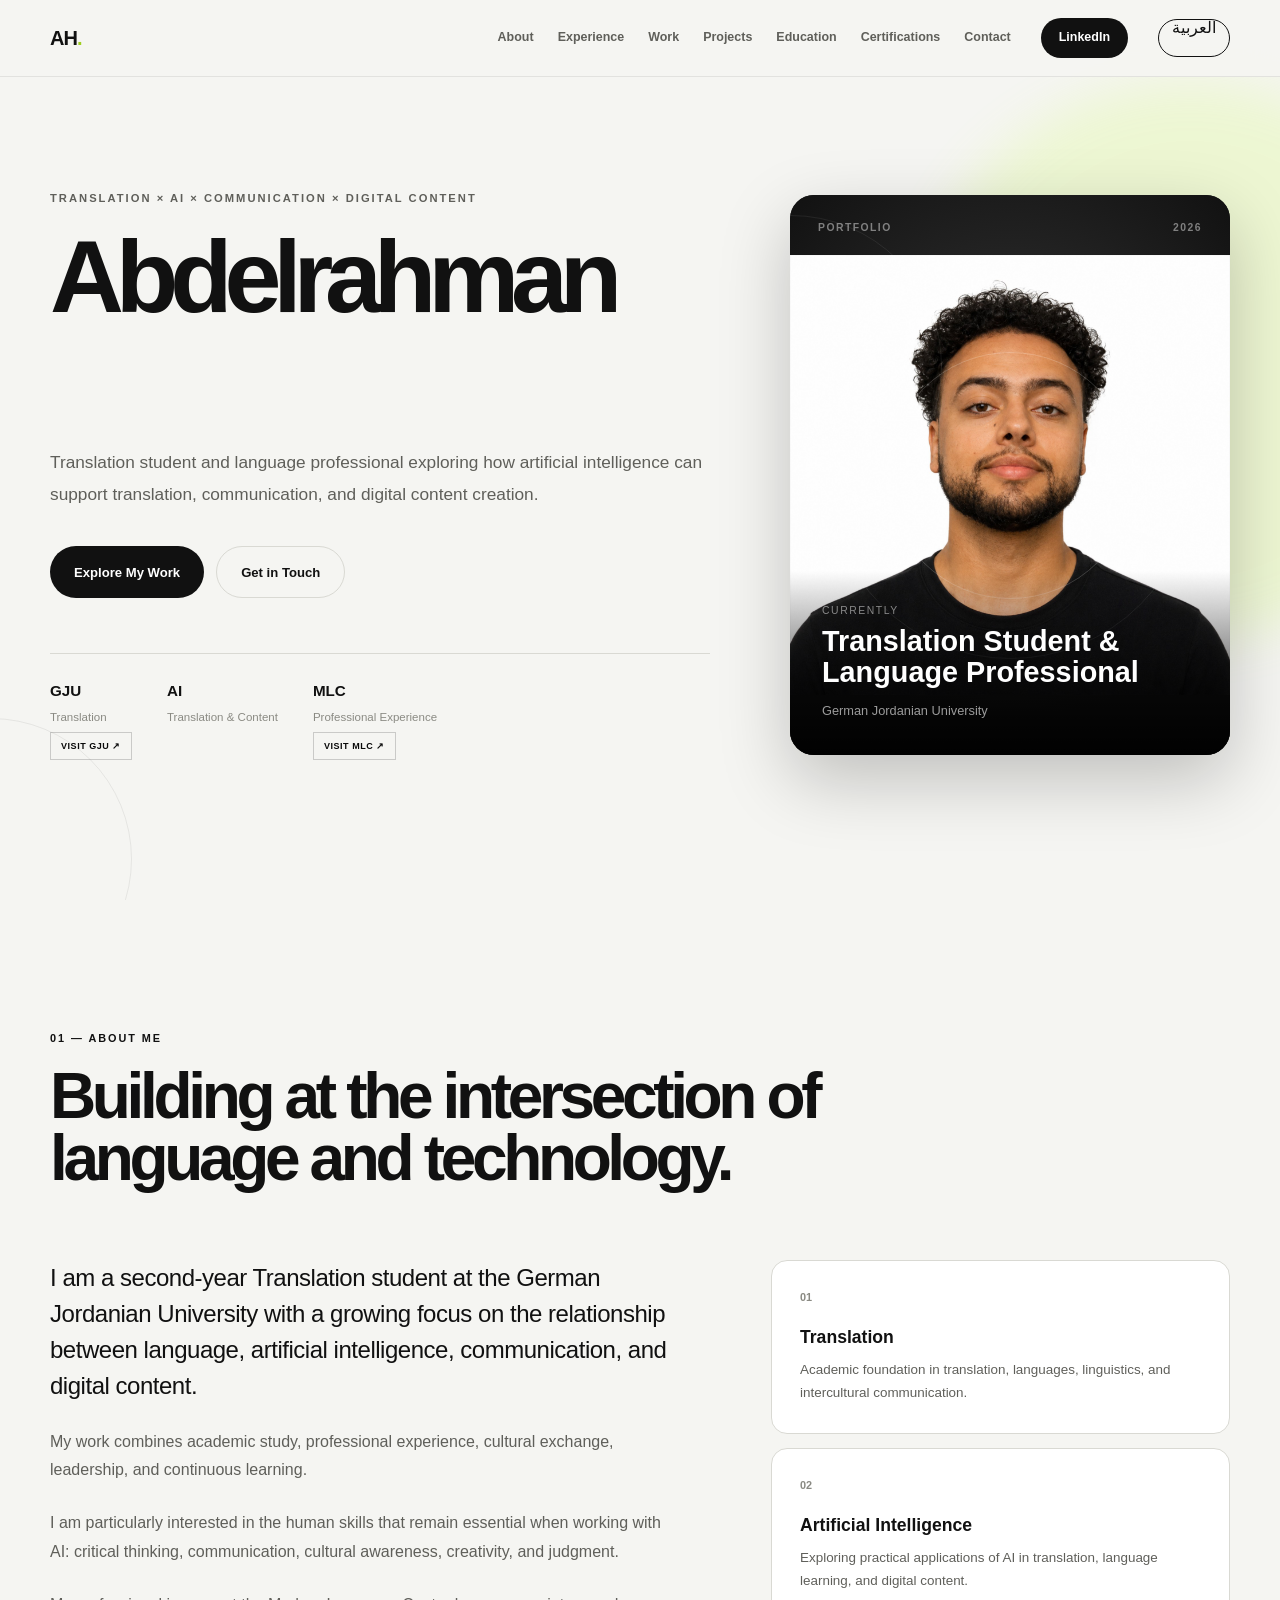
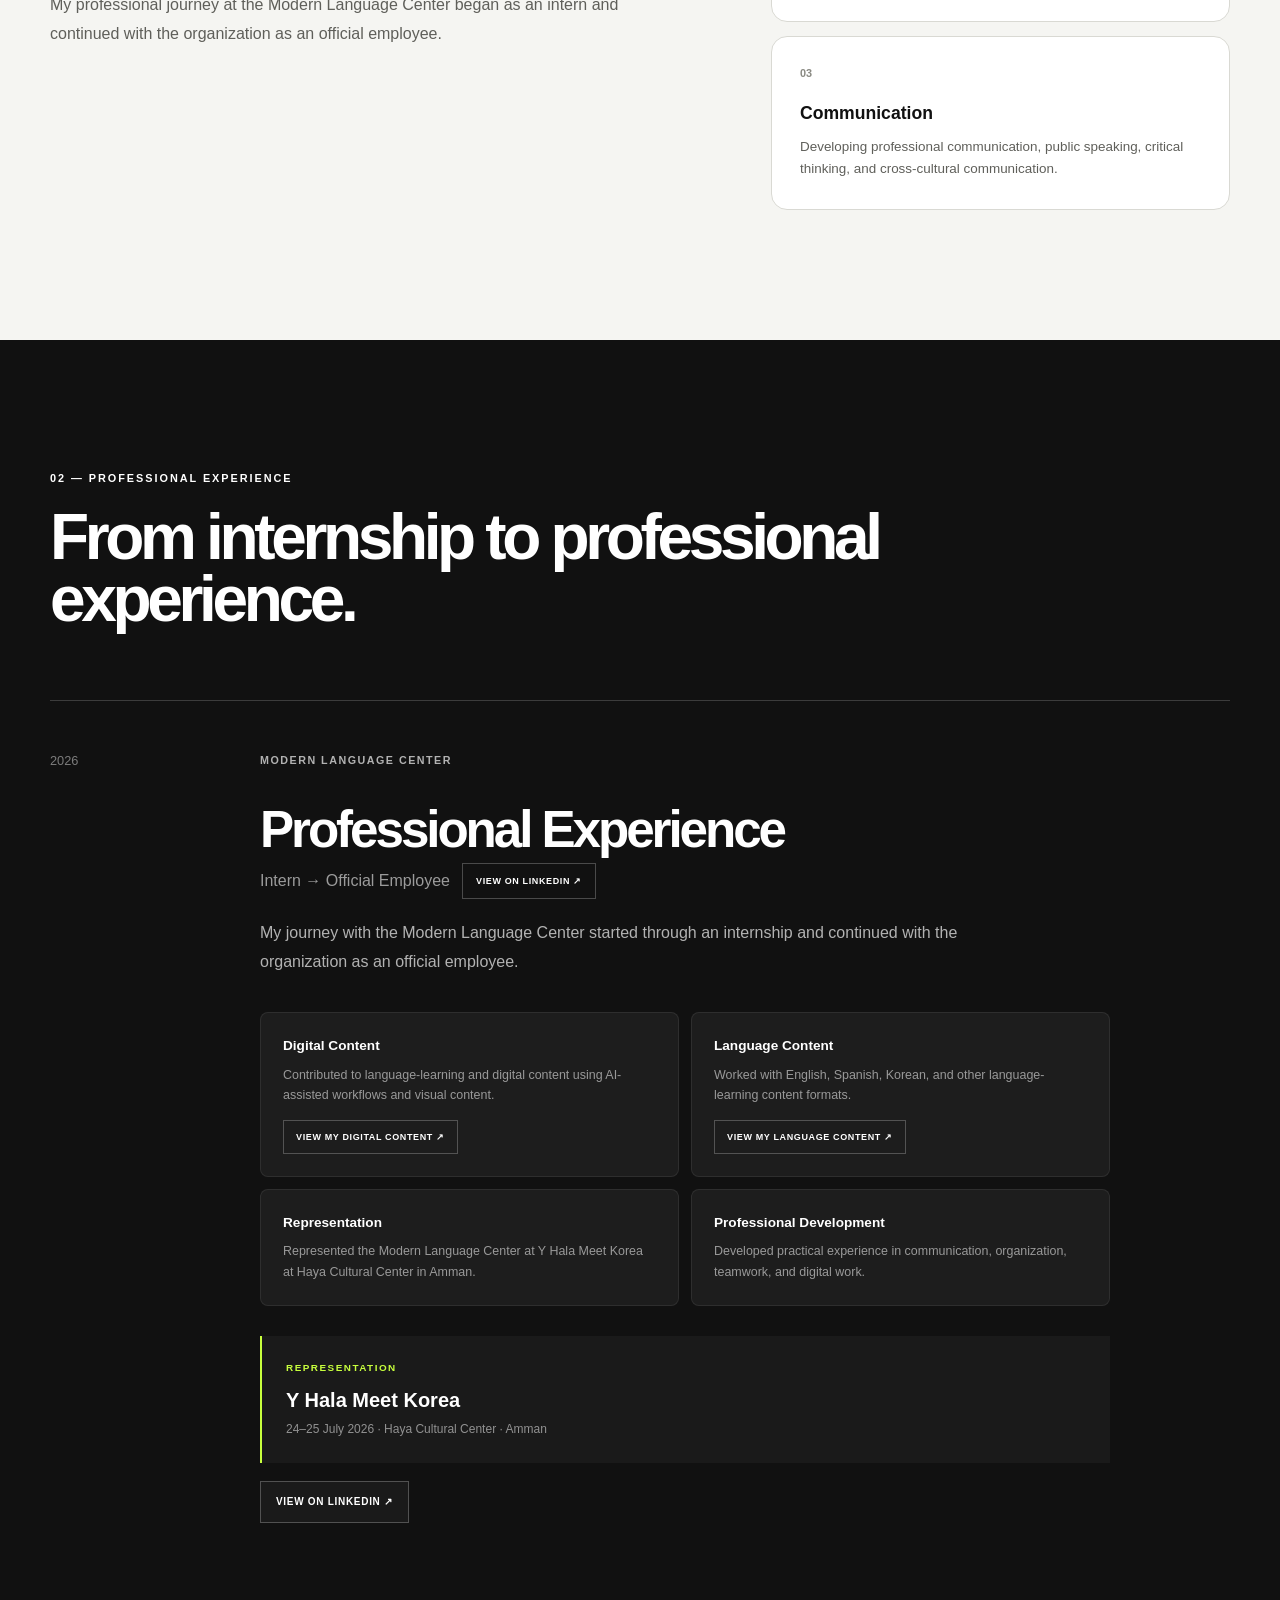
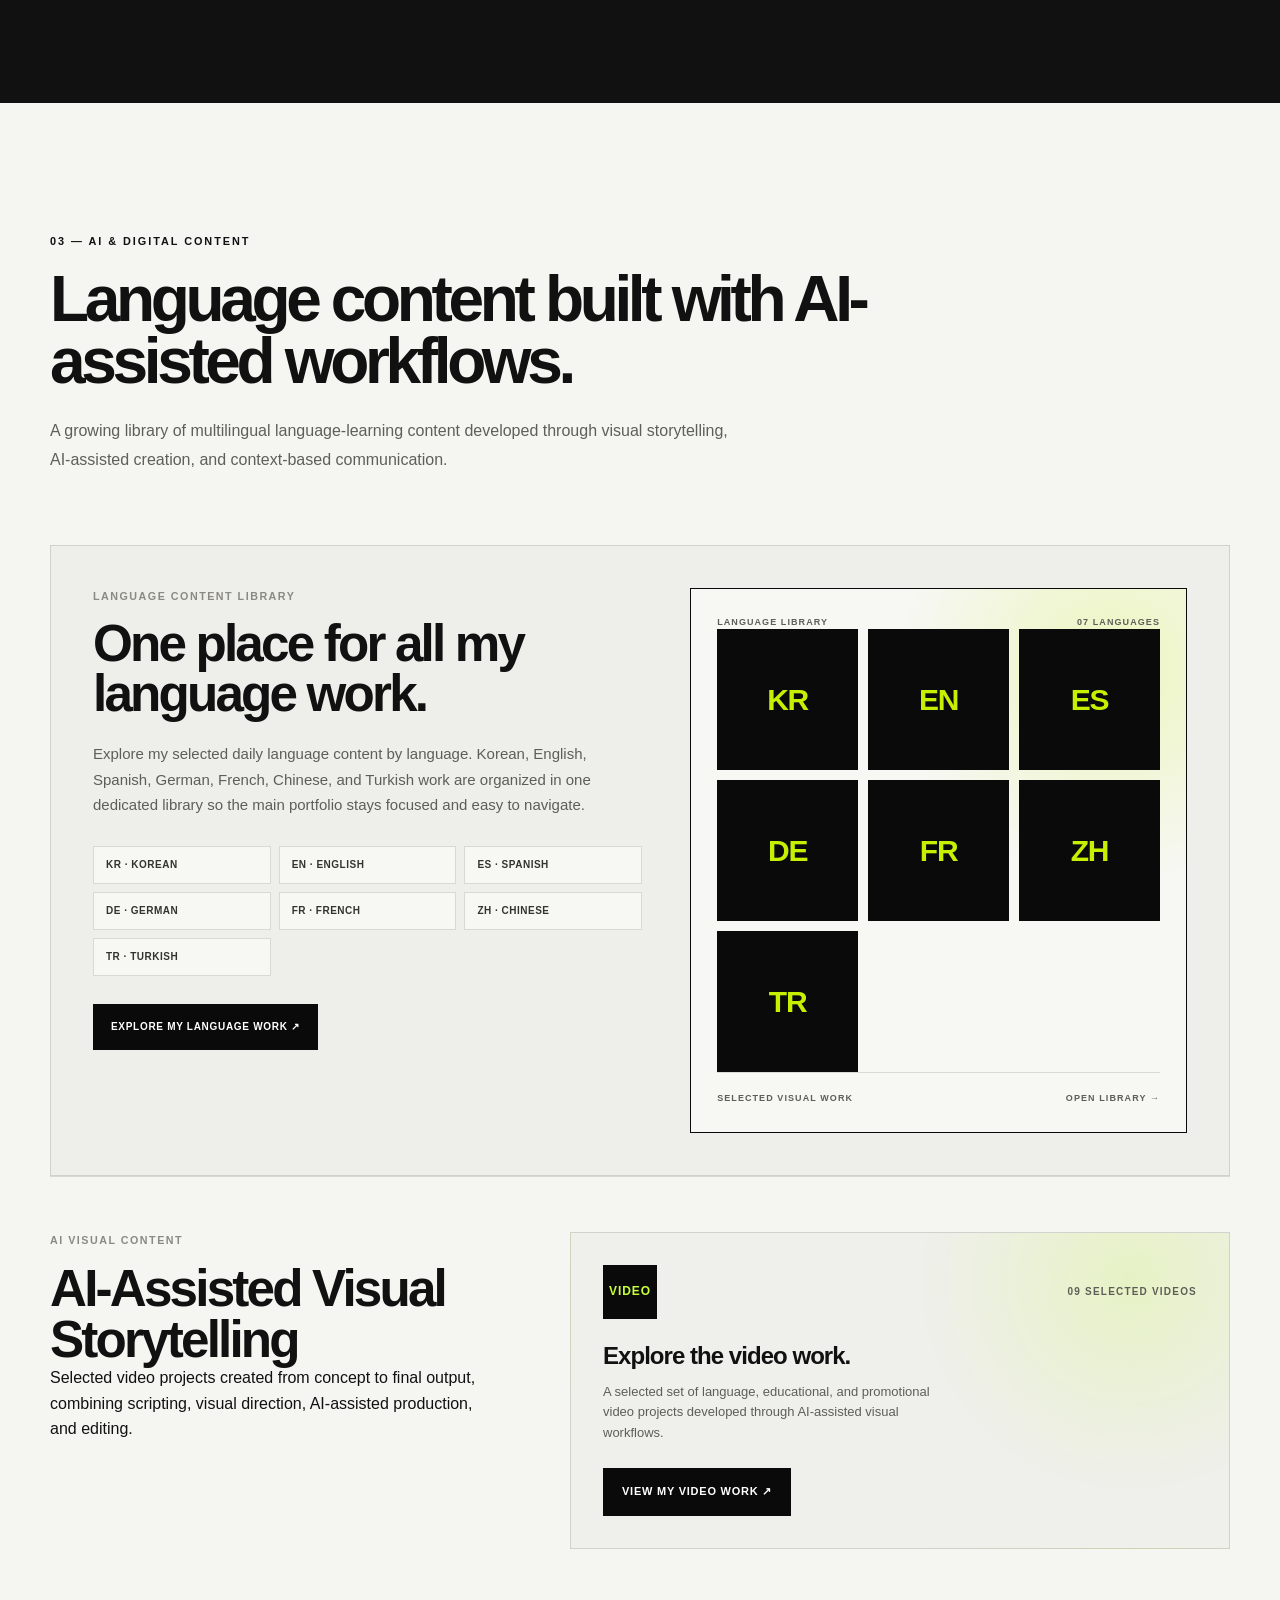
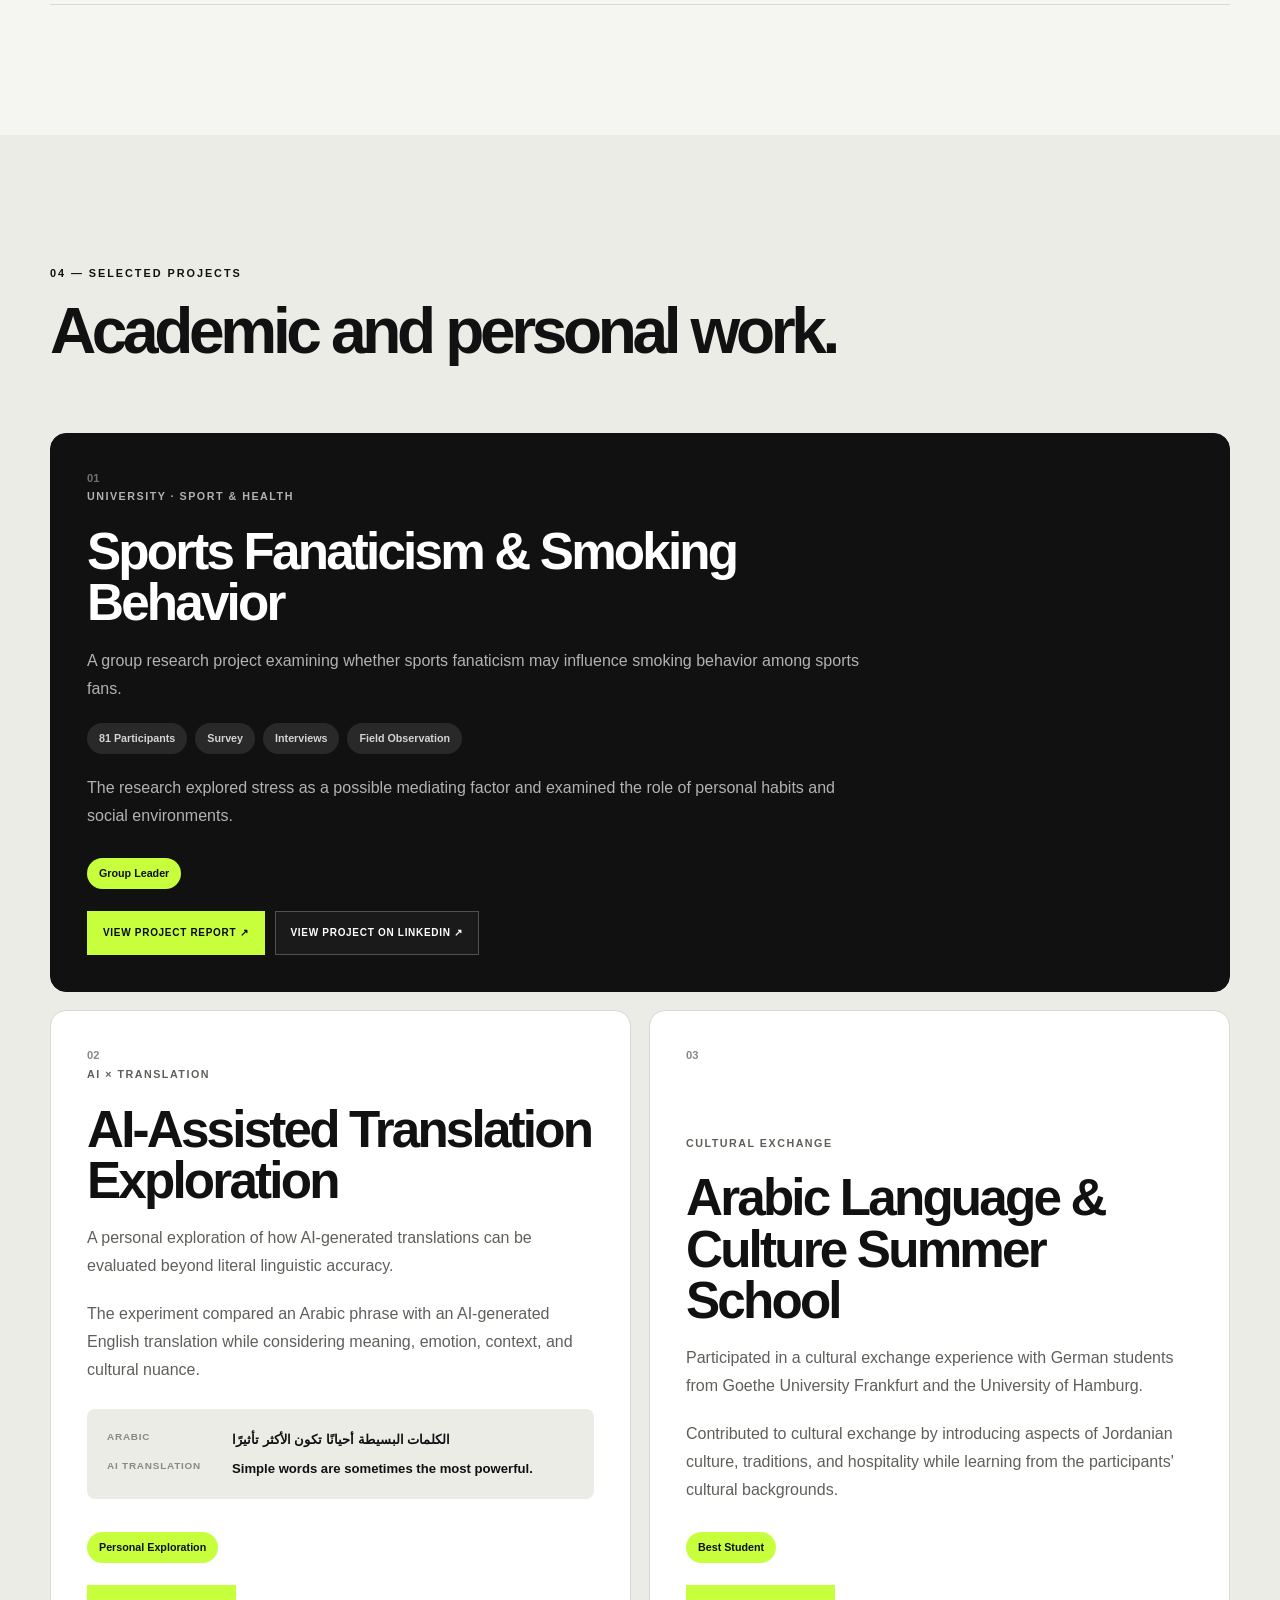
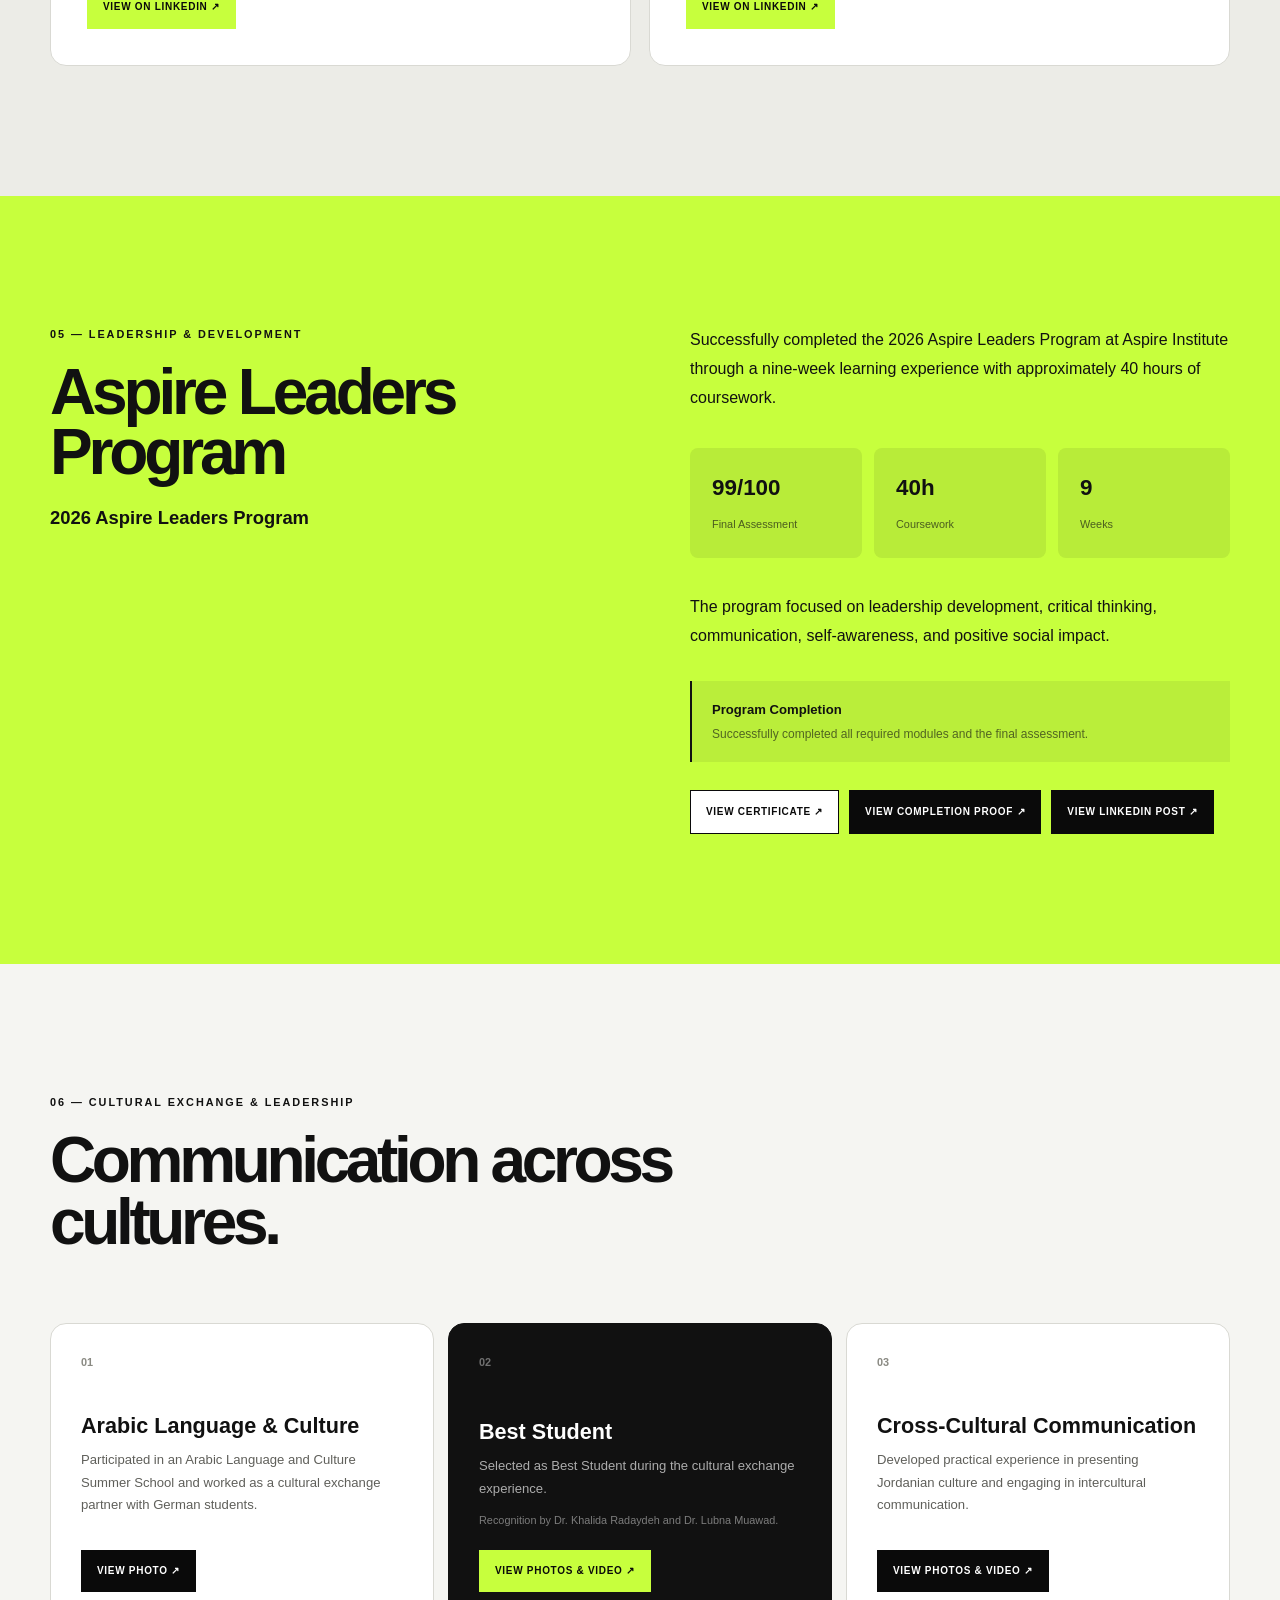
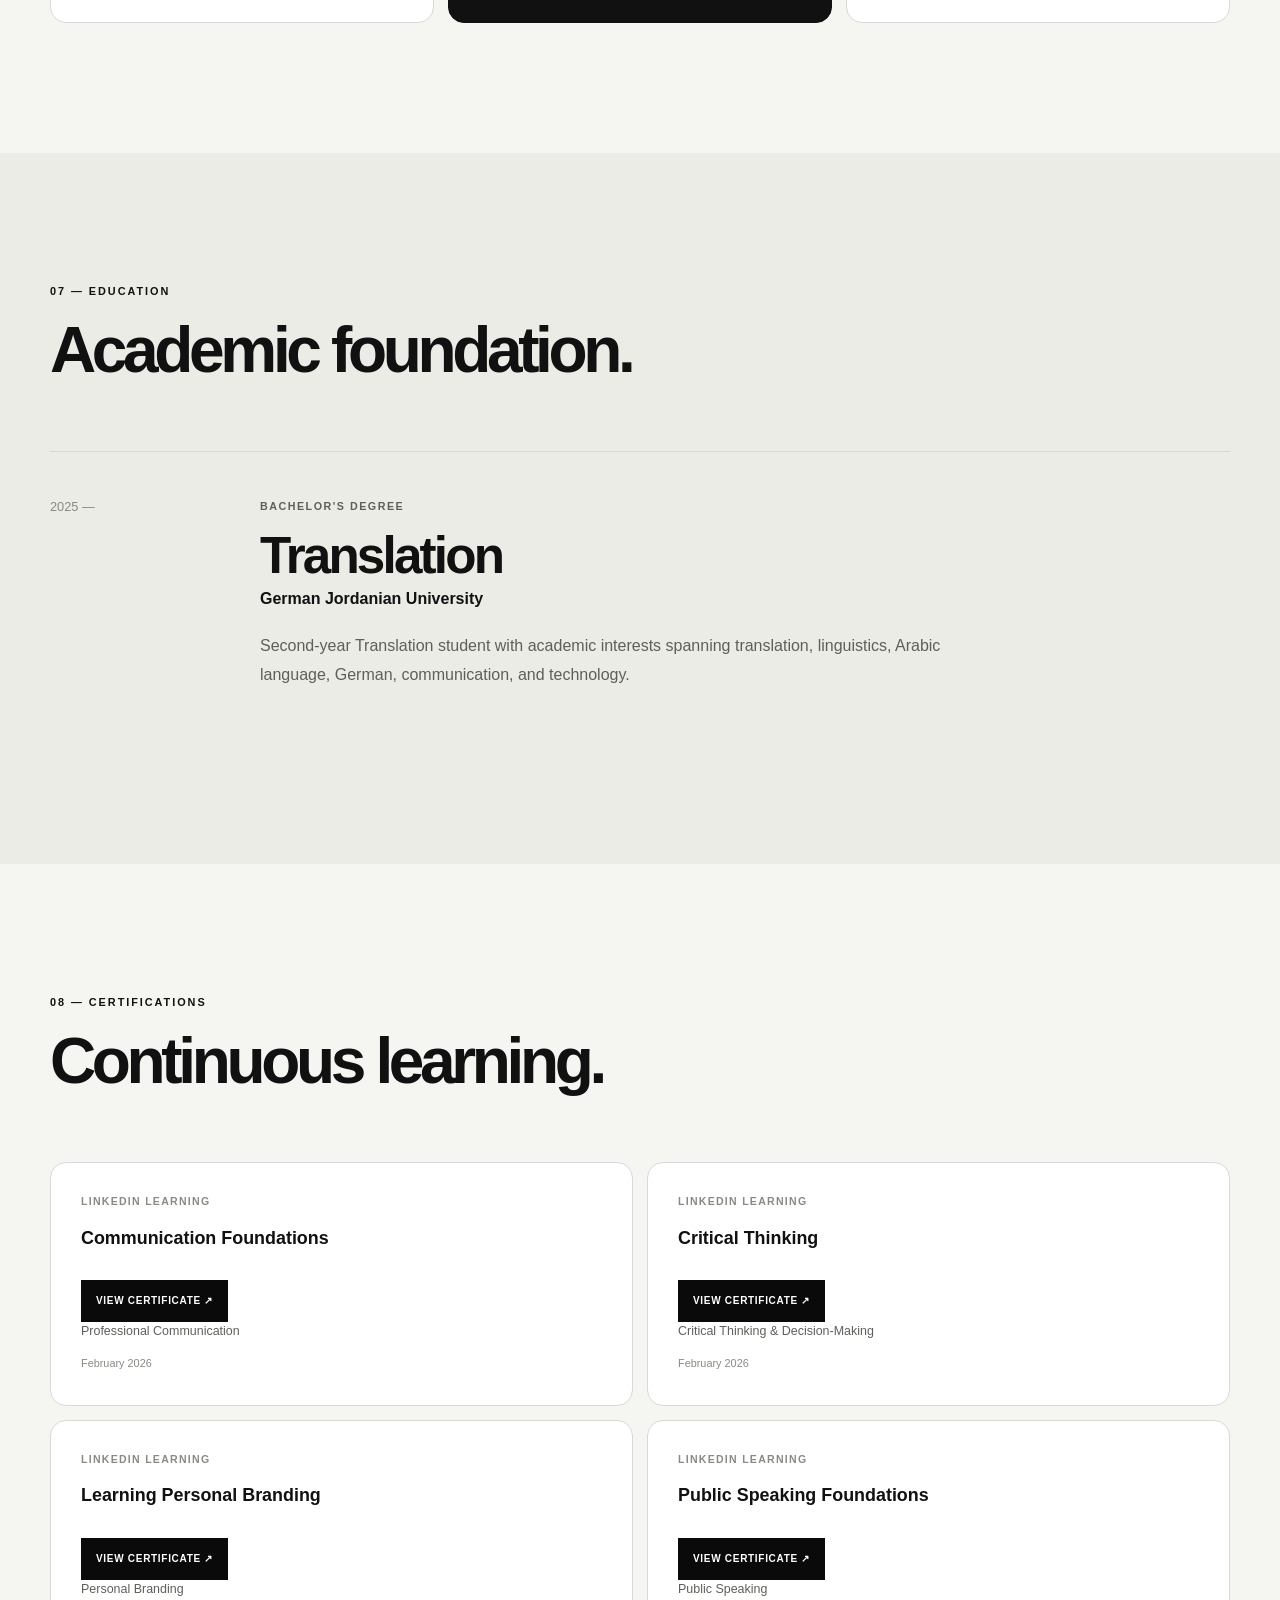
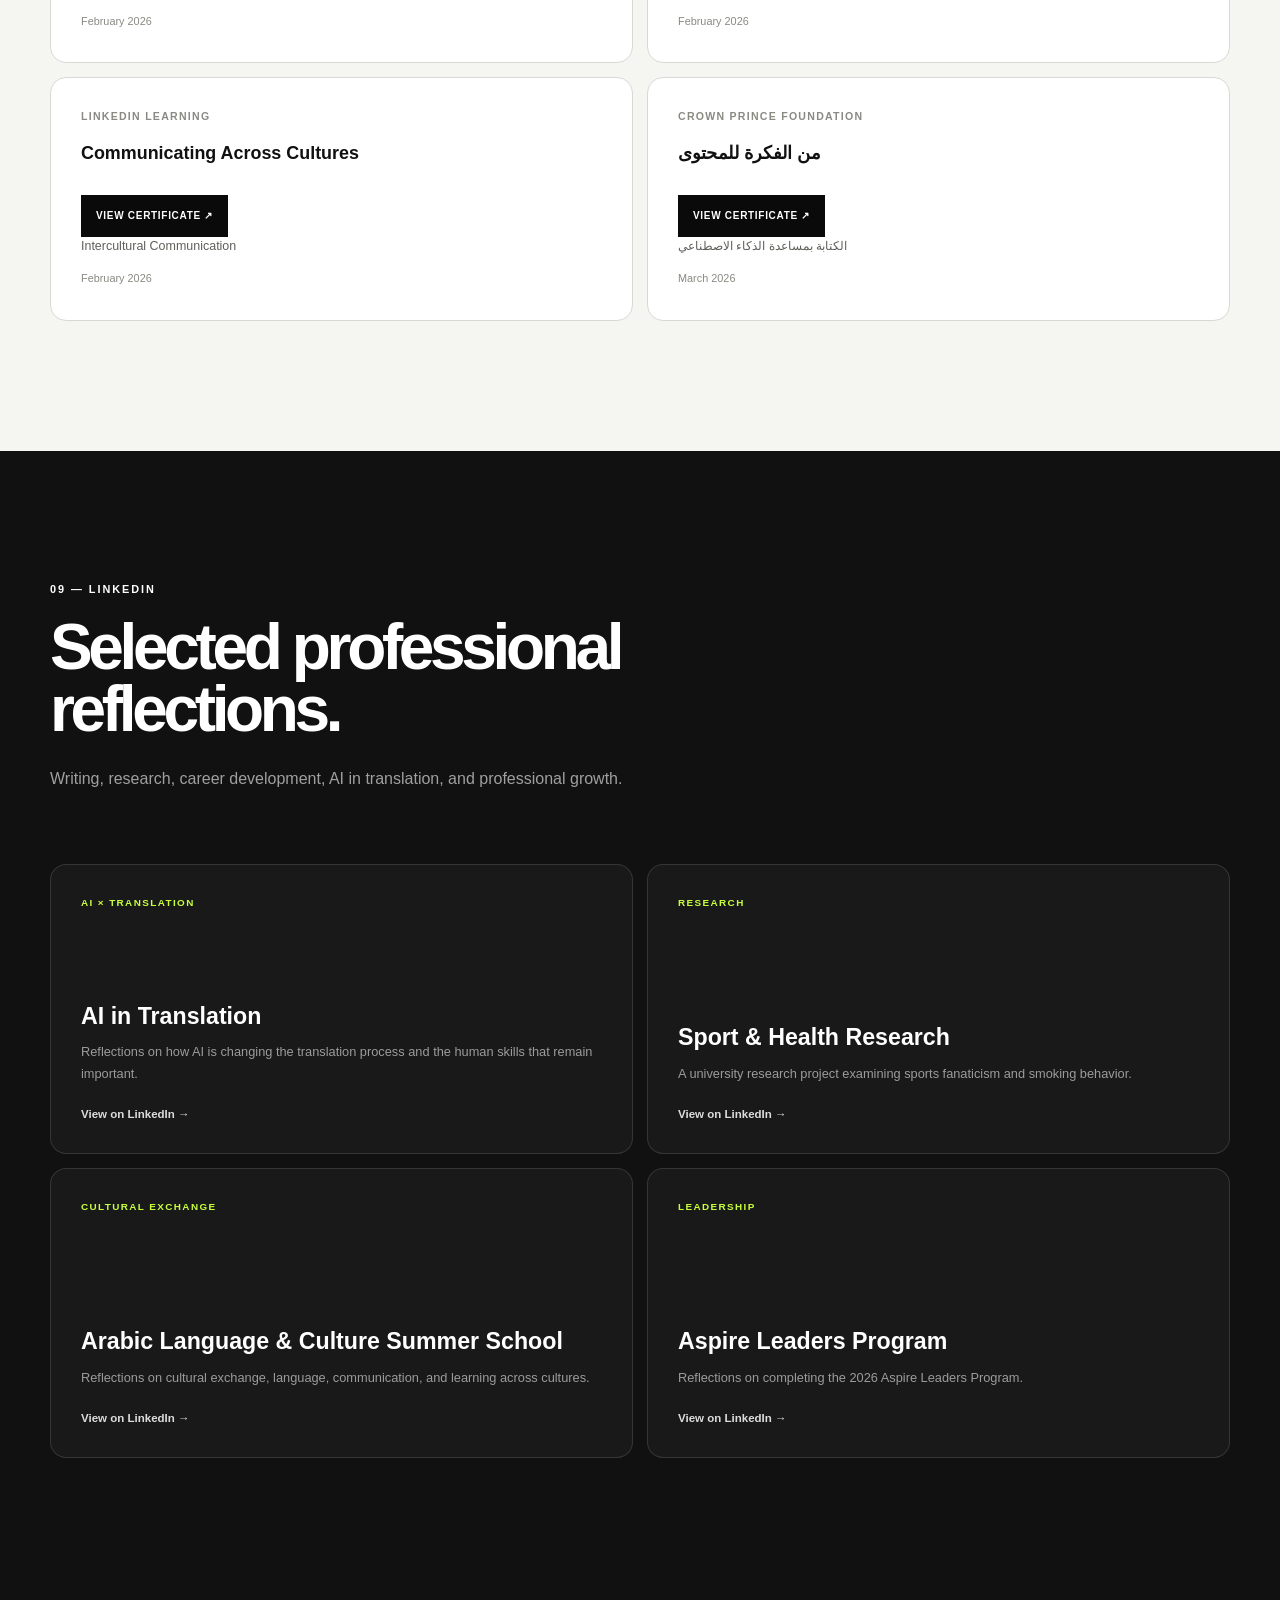
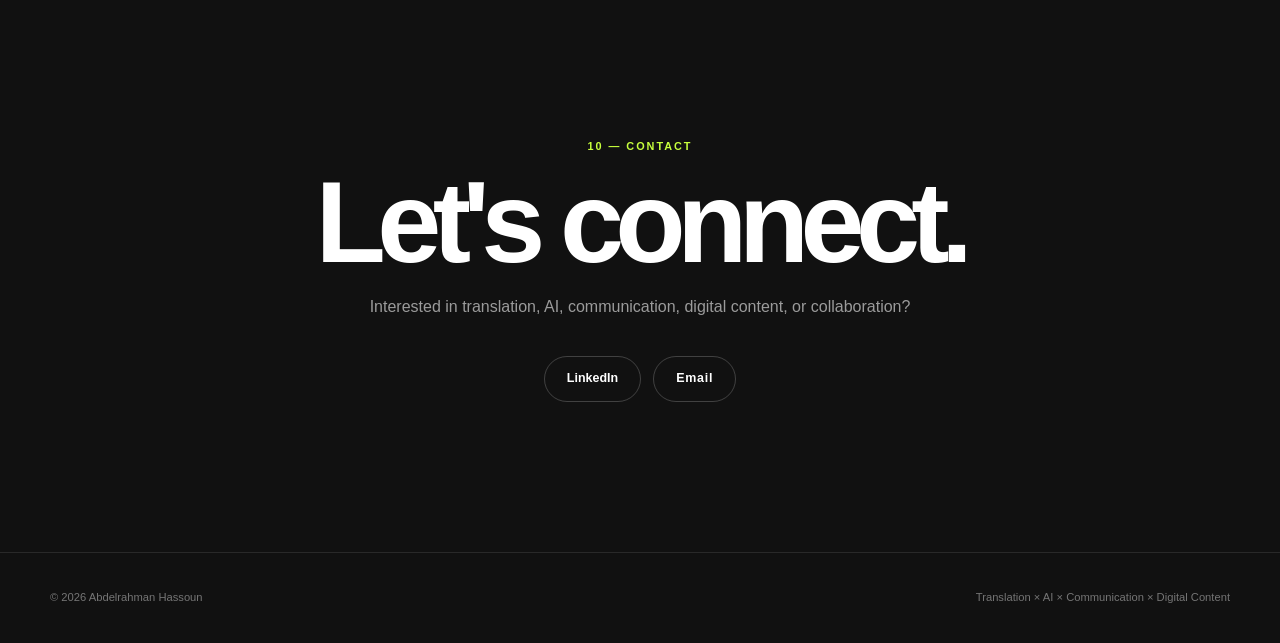
<file: index.html>
<!DOCTYPE html>
<html lang="en">
<head>
    <meta charset="UTF-8">
    <meta name="viewport" content="width=device-width, initial-scale=1.0">

    <meta
        name="description"
        content="Abdelrahman Hassoun — Translation, AI, Communication and Digital Content portfolio."
    >

    <meta name="author" content="Abdelrahman Hassoun">

    <title>Abdelrahman Hassoun | Translation × AI × Communication</title>

    <link rel="stylesheet" href="style.css">

    <style>
/* ======================================================
   INTERACTIVE LANGUAGE WORK MODALS
   The work stays hidden until the visitor chooses a language.
   ====================================================== */

.language-work-card {
    position: relative;
    min-height: 100%;
    display: flex;
    flex-direction: column;
    justify-content: center;
    gap: 24px;
    padding: 32px;
    border: 1px solid rgba(10, 10, 10, 0.13);
    background:
        radial-gradient(circle at 85% 15%, rgba(199, 255, 61, 0.22), transparent 34%),
        #efefeb;
}

.language-work-card-top {
    display: flex;
    align-items: center;
    justify-content: space-between;
    gap: 16px;
}

.language-work-code {
    display: inline-flex;
    align-items: center;
    justify-content: center;
    min-width: 54px;
    height: 54px;
    border: 1px solid rgba(10, 10, 10, 0.16);
    background: #0a0a0a;
    color: #c7ff3d;
    font-size: 12px;
    font-weight: 900;
    letter-spacing: 0.08em;
}

.language-work-count {
    color: #5e5e59;
    font-size: 10px;
    font-weight: 800;
    letter-spacing: 0.12em;
    text-transform: uppercase;
    text-align: right;
}

.language-work-card h4 {
    margin: 0;
    max-width: 330px;
    font-size: 24px;
    line-height: 1.05;
    letter-spacing: -0.04em;
}

.language-work-card p {
    margin: -10px 0 0;
    max-width: 340px;
    color: #5e5e59;
    font-size: 13px;
    line-height: 1.6;
}

.language-work-button {
    align-self: flex-start;
    display: inline-flex;
    align-items: center;
    justify-content: center;
    min-height: 48px;
    padding: 0 18px;
    border: 1px solid #0a0a0a;
    background: #0a0a0a;
    color: #ffffff;
    font-size: 11px;
    font-weight: 800;
    letter-spacing: 0.07em;
    text-transform: uppercase;
    cursor: pointer;
    transition: transform 220ms ease, background 220ms ease, color 220ms ease;
}

.language-work-button:hover {
    background: #c7ff3d;
    color: #0a0a0a;
    transform: translateY(-2px);
}

.work-modal[hidden] {
    display: none;
}

.work-modal {
    position: fixed;
    inset: 0;
    z-index: 2000;
    display: grid;
    place-items: center;
    padding: 24px;
}

.work-modal-backdrop {
    position: absolute;
    inset: 0;
    background: rgba(10, 10, 10, 0.72);
    backdrop-filter: blur(8px);
    -webkit-backdrop-filter: blur(8px);
}

.work-modal-dialog {
    position: relative;
    z-index: 1;
    width: min(1080px, 100%);
    max-height: min(900px, calc(100vh - 48px));
    overflow: auto;
    padding: 30px;
    border: 1px solid rgba(255, 255, 255, 0.16);
    background: #f7f7f3;
    box-shadow: 0 30px 90px rgba(0, 0, 0, 0.35);
}

.work-modal-header {
    display: flex;
    align-items: flex-start;
    justify-content: space-between;
    gap: 24px;
    padding-bottom: 24px;
    border-bottom: 1px solid rgba(10, 10, 10, 0.12);
}

.work-modal-kicker {
    margin: 0 0 8px;
    color: #5e5e59;
    font-size: 10px;
    font-weight: 900;
    letter-spacing: 0.14em;
    text-transform: uppercase;
}

.work-modal-title {
    margin: 0;
    font-size: clamp(1.7rem, 4vw, 2.8rem);
    line-height: 1;
    letter-spacing: -0.045em;
}

.work-modal-description {
    max-width: 650px;
    margin: 12px 0 0;
    color: #5e5e59;
    font-size: 13px;
}

.work-modal-close {
    flex: 0 0 auto;
    display: inline-flex;
    align-items: center;
    justify-content: center;
    min-width: 80px;
    min-height: 42px;
    padding: 0 14px;
    border: 1px solid #0a0a0a;
    background: transparent;
    color: #0a0a0a;
    font-size: 10px;
    font-weight: 900;
    letter-spacing: 0.10em;
    text-transform: uppercase;
    cursor: pointer;
}

.work-modal-close:hover {
    background: #0a0a0a;
    color: #ffffff;
}

.work-modal-grid {
    display: grid;
    grid-template-columns: repeat(2, minmax(0, 1fr));
    gap: 16px;
    padding-top: 24px;
}

.work-modal-item {
    display: block;
    overflow: hidden;
    border: 1px solid rgba(10, 10, 10, 0.12);
    background: #e9e9e3;
}

.work-modal-item img {
    width: 100%;
    height: auto;
    display: block;
    transition: transform 260ms ease;
}

.work-modal-item:hover img {
    transform: scale(1.018);
}

.work-modal-item-label {
    display: flex;
    align-items: center;
    justify-content: space-between;
    gap: 12px;
    padding: 11px 13px;
    background: #ffffff;
    color: #5e5e59;
    font-size: 9px;
    font-weight: 800;
    letter-spacing: 0.08em;
    text-transform: uppercase;
}

.work-modal-item-label strong {
    color: #0a0a0a;
}

body.modal-open {
    overflow: hidden;
}

@media (max-width: 820px) {
    .language-work-card {
        padding: 26px;
    }

    .work-modal {
        padding: 14px;
    }

    .work-modal-dialog {
        max-height: calc(100vh - 28px);
        padding: 20px;
    }
}

@media (max-width: 560px) {
    .language-work-card h4 {
        font-size: 21px;
    }

    .work-modal-header {
        flex-direction: column;
    }

    .work-modal-grid {
        grid-template-columns: 1fr;
    }
}


/* Bilingual hero name: keep the Latin name in English and show the Arabic
   name when the visitor switches the site language to Arabic. */
.hero h1 .hero-name-english {
    display: block;
    color: var(--black);
    -webkit-text-stroke: 0;
}

.hero h1 .hero-name-english .hero-name-outline {
    display: block;
    color: transparent;
    -webkit-text-stroke: 2px var(--black);
}

.hero h1 .hero-name-arabic {
    display: none;
    color: var(--black);
    -webkit-text-stroke: 0;
    direction: rtl;
    unicode-bidi: plaintext;
    letter-spacing: 0 !important;
    line-height: 1.2;
    text-align: right;
}

html[lang="ar"] .hero h1 .hero-name-english {
    display: none;
}

html[lang="ar"] .hero h1 .hero-name-arabic {
    display: block;
}
</style>
<style>
/* ======================================================
   PROJECT 01 — REPORT + LINKEDIN ACTIONS
   ====================================================== */

.project-card.featured.project-clickable {
    position: relative;
    cursor: pointer;
}

.project-card.featured.project-clickable .project-content {
    position: relative;
    z-index: 3;
}

.project-card-overlay {
    position: absolute;
    inset: 0;
    z-index: 1;
    display: block;
}

.project-actions {
    position: relative;
    z-index: 4;
    display: flex;
    flex-wrap: wrap;
    gap: 10px;
    margin-top: 22px;
}

.project-action {
    display: inline-flex;
    align-items: center;
    justify-content: center;
    min-height: 44px;
    padding: 0 15px;
    border: 1px solid rgba(255, 255, 255, 0.24);
    background: rgba(255, 255, 255, 0.04);
    color: #ffffff;
    font-size: 10px;
    font-weight: 900;
    letter-spacing: 0.07em;
    text-transform: uppercase;
    transition: transform 220ms ease, background 220ms ease, color 220ms ease, border-color 220ms ease;
}

.project-action:hover {
    transform: translateY(-2px);
    border-color: #c7ff3d;
    background: #c7ff3d;
    color: #0a0a0a;
}

.project-action-primary {
    border-color: #c7ff3d;
    background: #c7ff3d;
    color: #0a0a0a;
}

.project-action-primary:hover {
    border-color: #ffffff;
    background: #ffffff;
}

@media (max-width: 560px) {
    .project-actions {
        align-items: stretch;
        flex-direction: column;
    }

    .project-action {
        width: 100%;
    }
}
</style>
<style>

/* ======================================================
   INTERACTIVE VIDEO WORK MODAL
   ====================================================== */

.video-work-grid {
    display: grid;
    grid-template-columns: repeat(2, minmax(0, 1fr));
    gap: 18px;
    padding-top: 24px;
}

.video-work-card {
    overflow: hidden;
    border: 1px solid rgba(10, 10, 10, 0.12);
    background: #ffffff;
}

.video-work-card video {
    display: block;
    width: 100%;
    aspect-ratio: 9 / 16;
    object-fit: cover;
    background: #101010;
}

.video-work-card-info {
    padding: 16px 17px 18px;
}

.video-work-card-info > span {
    display: block;
    margin-bottom: 7px;
    color: #5e5e59;
    font-size: 9px;
    font-weight: 900;
    letter-spacing: 0.12em;
    text-transform: uppercase;
}

.video-work-card-info h3 {
    margin: 0;
    font-size: 18px;
    line-height: 1.1;
    letter-spacing: -0.03em;
}

.video-work-card-info p {
    margin: 8px 0 0;
    color: #5e5e59;
    font-size: 12px;
    line-height: 1.55;
}

@media (max-width: 720px) {
    .video-work-grid {
        grid-template-columns: 1fr;
    }
}

<style>
/* ======================================================
   CERTIFICATION ACTIONS
   ====================================================== */

.certificate {
    display: flex;
    flex-direction: column;
}

.certificate-actions {
    margin-top: auto;
    padding-top: 22px;
}

.certificate-action {
    display: inline-flex;
    align-items: center;
    justify-content: center;
    min-height: 42px;
    padding: 0 14px;
    border: 1px solid #0a0a0a;
    background: #0a0a0a;
    color: #ffffff;
    font-size: 10px;
    font-weight: 900;
    letter-spacing: 0.07em;
    text-transform: uppercase;
    transition: transform 220ms ease, background 220ms ease, color 220ms ease;
}

.certificate-action:hover {
    transform: translateY(-2px);
    background: #c7ff3d;
    color: #0a0a0a;
}

@media (max-width: 560px) {
    .certificate-action {
        width: 100%;
    }
}
</style>

</style>

<style>
/* ======================================================
   ASPIRE PROGRAM ACTIONS
   ====================================================== */

.aspire-actions {
    display: flex;
    flex-wrap: wrap;
    gap: 10px;
    margin-top: 28px;
}

.aspire-action {
    display: inline-flex;
    align-items: center;
    justify-content: center;
    min-height: 44px;
    padding: 0 15px;
    border: 1px solid #0a0a0a;
    background: #0a0a0a;
    color: #ffffff;
    font-size: 10px;
    font-weight: 900;
    letter-spacing: 0.07em;
    text-transform: uppercase;
    transition: transform 220ms ease, background 220ms ease, color 220ms ease;
}

.aspire-action:hover {
    transform: translateY(-2px);
    background: #ffffff;
    color: #0a0a0a;
}

.aspire-action-primary {
    background: #ffffff;
    color: #0a0a0a;
}

.aspire-action-primary:hover {
    background: #0a0a0a;
    color: #ffffff;
}

@media (max-width: 560px) {
    .aspire-actions {
        flex-direction: column;
        align-items: stretch;
    }

    .aspire-action {
        width: 100%;
    }
}
</style>


<style>
/* ======================================================
   MLC EVENT — LINKEDIN ACTION
   ====================================================== */

.event-actions {
    margin-top: 18px;
}

.event-action {
    display: inline-flex;
    align-items: center;
    justify-content: center;
    min-height: 42px;
    padding: 0 15px;
    border: 1px solid rgba(255, 255, 255, 0.24);
    background: rgba(255, 255, 255, 0.04);
    color: #ffffff;
    font-size: 10px;
    font-weight: 900;
    letter-spacing: 0.07em;
    text-transform: uppercase;
    transition: transform 220ms ease, background 220ms ease, color 220ms ease, border-color 220ms ease;
}

.event-action:hover {
    transform: translateY(-2px);
    border-color: #c7ff3d;
    background: #c7ff3d;
    color: #0a0a0a;
}

@media (max-width: 560px) {
    .event-action {
        width: 100%;
    }
}
</style>


<style>
/* ======================================================
   BEST STUDENT — PHOTOS & VIDEO GALLERY
   ====================================================== */

.leadership-card.highlight {
    position: relative;
}

.best-student-gallery-trigger {
    margin-top: 22px;
}

.best-student-gallery-button {
    display: inline-flex;
    align-items: center;
    justify-content: center;
    min-height: 42px;
    padding: 0 15px;
    border: 1px solid #c7ff3d;
    background: #c7ff3d;
    color: #0a0a0a;
    font-size: 10px;
    font-weight: 900;
    letter-spacing: 0.07em;
    text-transform: uppercase;
    cursor: pointer;
    transition: transform 220ms ease, background 220ms ease, color 220ms ease, border-color 220ms ease;
}

.best-student-gallery-button:hover {
    transform: translateY(-2px);
    border-color: #ffffff;
    background: #ffffff;
}

.best-student-modal[hidden] {
    display: none;
}

.best-student-modal {
    position: fixed;
    inset: 0;
    z-index: 2100;
    display: grid;
    place-items: center;
    padding: 24px;
}

.best-student-modal-backdrop {
    position: absolute;
    inset: 0;
    background: rgba(10, 10, 10, 0.78);
    backdrop-filter: blur(8px);
    -webkit-backdrop-filter: blur(8px);
}

.best-student-modal-dialog {
    position: relative;
    z-index: 1;
    width: min(1120px, 100%);
    max-height: min(900px, calc(100vh - 48px));
    overflow: auto;
    padding: 30px;
    border: 1px solid rgba(255,255,255,0.16);
    background: #f7f7f3;
    box-shadow: 0 30px 90px rgba(0,0,0,0.35);
}

.best-student-modal-header {
    display: flex;
    align-items: flex-start;
    justify-content: space-between;
    gap: 24px;
    padding-bottom: 22px;
    border-bottom: 1px solid rgba(10,10,10,0.12);
}

.best-student-modal-kicker {
    margin: 0 0 8px;
    color: #5e5e59;
    font-size: 10px;
    font-weight: 900;
    letter-spacing: 0.14em;
    text-transform: uppercase;
}

.best-student-modal-title {
    margin: 0;
    font-size: clamp(1.7rem, 4vw, 2.8rem);
    line-height: 1;
    letter-spacing: -0.045em;
}

.best-student-modal-description {
    max-width: 720px;
    margin: 12px 0 0;
    color: #5e5e59;
    font-size: 13px;
}

.best-student-modal-close {
    flex: 0 0 auto;
    min-width: 76px;
    min-height: 42px;
    padding: 0 14px;
    border: 1px solid #0a0a0a;
    background: transparent;
    color: #0a0a0a;
    font-size: 10px;
    font-weight: 900;
    letter-spacing: 0.10em;
    text-transform: uppercase;
    cursor: pointer;
}

.best-student-modal-close:hover {
    background: #0a0a0a;
    color: #ffffff;
}

.best-student-media-grid {
    display: grid;
    grid-template-columns: repeat(2, minmax(0, 1fr));
    gap: 16px;
    padding-top: 24px;
}

.best-student-media-card {
    overflow: hidden;
    border: 1px solid rgba(10,10,10,0.12);
    background: #ffffff;
}

.best-student-media-card--video {
    grid-column: 1 / -1;
    max-width: 520px;
}

.best-student-media-card img,
.best-student-media-card video {
    display: block;
    width: 100%;
    height: auto;
    background: #111111;
}

.best-student-media-card--photo img {
    aspect-ratio: 3 / 4;
    object-fit: cover;
}

.best-student-media-card--video video {
    max-height: 720px;
    object-fit: contain;
}

.best-student-media-caption {
    padding: 12px 14px 14px;
    color: #5e5e59;
    font-size: 9px;
    font-weight: 800;
    letter-spacing: 0.08em;
    text-transform: uppercase;
}

.best-student-media-caption strong {
    color: #0a0a0a;
}

body.best-student-modal-open {
    overflow: hidden;
}

@media (max-width: 720px) {
    .best-student-media-grid {
        grid-template-columns: 1fr;
    }

    .best-student-media-card--video {
        grid-column: auto;
        max-width: none;
    }
}

@media (max-width: 560px) {
    .best-student-modal {
        padding: 12px;
    }

    .best-student-modal-dialog {
        max-height: calc(100vh - 24px);
        padding: 20px;
    }

    .best-student-modal-header {
        flex-direction: column;
    }

    .best-student-gallery-button {
        width: 100%;
    }
}
</style>


<style>
/* ======================================================
   CROSS-CULTURAL COMMUNICATION — MEDIA GALLERY
   ====================================================== */

.cross-cultural-card {
    position: relative;
}

.cross-cultural-gallery-trigger {
    margin-top: 22px;
}

.cross-cultural-gallery-button {
    display: inline-flex;
    align-items: center;
    justify-content: center;
    min-height: 42px;
    padding: 0 15px;
    border: 1px solid #0a0a0a;
    background: #0a0a0a;
    color: #ffffff;
    font-size: 10px;
    font-weight: 900;
    letter-spacing: 0.07em;
    text-transform: uppercase;
    cursor: pointer;
    transition: transform 220ms ease, background 220ms ease, color 220ms ease, border-color 220ms ease;
}

.cross-cultural-gallery-button:hover {
    transform: translateY(-2px);
    border-color: #c7ff3d;
    background: #c7ff3d;
    color: #0a0a0a;
}

.cross-cultural-modal[hidden] {
    display: none;
}

.cross-cultural-modal {
    position: fixed;
    inset: 0;
    z-index: 2150;
    display: grid;
    place-items: center;
    padding: 24px;
}

.cross-cultural-modal-backdrop {
    position: absolute;
    inset: 0;
    background: rgba(10, 10, 10, 0.78);
    backdrop-filter: blur(8px);
    -webkit-backdrop-filter: blur(8px);
}

.cross-cultural-modal-dialog {
    position: relative;
    z-index: 1;
    width: min(1120px, 100%);
    max-height: min(900px, calc(100vh - 48px));
    overflow: auto;
    padding: 30px;
    border: 1px solid rgba(255,255,255,0.16);
    background: #f7f7f3;
    box-shadow: 0 30px 90px rgba(0,0,0,0.35);
}

.cross-cultural-modal-header {
    display: flex;
    align-items: flex-start;
    justify-content: space-between;
    gap: 24px;
    padding-bottom: 22px;
    border-bottom: 1px solid rgba(10,10,10,0.12);
}

.cross-cultural-modal-kicker {
    margin: 0 0 8px;
    color: #5e5e59;
    font-size: 10px;
    font-weight: 900;
    letter-spacing: 0.14em;
    text-transform: uppercase;
}

.cross-cultural-modal-title {
    margin: 0;
    font-size: clamp(1.7rem, 4vw, 2.8rem);
    line-height: 1;
    letter-spacing: -0.045em;
}

.cross-cultural-modal-description {
    max-width: 720px;
    margin: 12px 0 0;
    color: #5e5e59;
    font-size: 13px;
}

.cross-cultural-modal-close {
    flex: 0 0 auto;
    min-width: 76px;
    min-height: 42px;
    padding: 0 14px;
    border: 1px solid #0a0a0a;
    background: transparent;
    color: #0a0a0a;
    font-size: 10px;
    font-weight: 900;
    letter-spacing: 0.10em;
    text-transform: uppercase;
    cursor: pointer;
}

.cross-cultural-modal-close:hover {
    background: #0a0a0a;
    color: #ffffff;
}

.cross-cultural-media-grid {
    display: grid;
    grid-template-columns: repeat(2, minmax(0, 1fr));
    gap: 16px;
    padding-top: 24px;
}

.cross-cultural-media-card {
    overflow: hidden;
    border: 1px solid rgba(10,10,10,0.12);
    background: #ffffff;
}

.cross-cultural-media-card--video {
    grid-column: 1 / -1;
    max-width: 520px;
}

.cross-cultural-media-card img,
.cross-cultural-media-card video {
    display: block;
    width: 100%;
    height: auto;
    background: #111111;
}

.cross-cultural-media-card--photo img {
    aspect-ratio: 3 / 4;
    object-fit: cover;
}

.cross-cultural-media-card--video video {
    max-height: 720px;
    object-fit: contain;
}

.cross-cultural-media-caption {
    padding: 12px 14px 14px;
    color: #5e5e59;
    font-size: 9px;
    font-weight: 800;
    letter-spacing: 0.08em;
    text-transform: uppercase;
}

.cross-cultural-media-caption strong {
    color: #0a0a0a;
}

body.cross-cultural-modal-open {
    overflow: hidden;
}

@media (max-width: 720px) {
    .cross-cultural-media-grid {
        grid-template-columns: 1fr;
    }

    .cross-cultural-media-card--video {
        grid-column: auto;
        max-width: none;
    }
}

@media (max-width: 560px) {
    .cross-cultural-modal {
        padding: 12px;
    }

    .cross-cultural-modal-dialog {
        max-height: calc(100vh - 24px);
        padding: 20px;
    }

    .cross-cultural-modal-header {
        flex-direction: column;
    }

    .cross-cultural-gallery-button {
        width: 100%;
    }
}
</style>


<style>
/* ======================================================
   HERO META — INSTITUTION LINKS
   ====================================================== */

.hero-meta > div {
    display: flex;
    flex-direction: column;
    gap: 5px;
}

.hero-meta-link {
    display: inline-flex;
    align-items: center;
    justify-content: center;
    width: fit-content;
    min-height: 28px;
    padding: 0 10px;
    border: 1px solid rgba(10, 10, 10, 0.18);
    background: transparent;
    color: #0a0a0a;
    font-size: 9px;
    font-weight: 900;
    letter-spacing: 0.06em;
    text-transform: uppercase;
    transition: transform 180ms ease, background 180ms ease, color 180ms ease, border-color 180ms ease;
}

.hero-meta-link:hover {
    transform: translateY(-1px);
    border-color: #0a0a0a;
    background: #0a0a0a;
    color: #ffffff;
}
</style>


<style>
/* ======================================================
   EXPERIENCE HIGHLIGHTS — INTERNAL WORK LINKS
   ====================================================== */

.experience-highlight {
    position: relative;
}

.experience-highlight-action {
    display: inline-flex;
    align-items: center;
    justify-content: center;
    margin-top: 14px;
    min-height: 34px;
    padding: 0 12px;
    border: 1px solid rgba(255, 255, 255, 0.24);
    background: transparent;
    color: #ffffff;
    font-size: 9px;
    font-weight: 900;
    letter-spacing: 0.07em;
    text-transform: uppercase;
    transition: transform 180ms ease, background 180ms ease,
                color 180ms ease, border-color 180ms ease;
}

.experience-highlight-action:hover {
    transform: translateY(-2px);
    border-color: #c7ff3d;
    background: #c7ff3d;
    color: #0a0a0a;
}

#korean-language-content,
#ai-visual-content {
    scroll-margin-top: 90px;
}

@media (max-width: 560px) {
    .experience-highlight-action {
        width: fit-content;
    }
}
</style>


<style>
/* ======================================================
   EXPERIENCE — LINKEDIN ACTION
   ====================================================== */

.experience-role-row {
    display: flex;
    align-items: center;
    flex-wrap: wrap;
    gap: 12px;
    margin: 8px 0 20px;
}

.experience-role-row h4 {
    margin: 0;
}

.experience-linkedin-button {
    display: inline-flex;
    align-items: center;
    justify-content: center;
    min-height: 36px;
    padding: 0 13px;
    border: 1px solid rgba(255, 255, 255, 0.24);
    background: transparent;
    color: #ffffff;
    font-size: 9px;
    font-weight: 900;
    letter-spacing: 0.07em;
    text-transform: uppercase;
    transition: transform 220ms ease, background 220ms ease,
                color 220ms ease, border-color 220ms ease;
}

.experience-linkedin-button:hover {
    transform: translateY(-2px);
    border-color: #c7ff3d;
    background: #c7ff3d;
    color: #0a0a0a;
}
</style>


<style>
/* ======================================================
   CONTACT — EMAIL ACTION
   ====================================================== */

.contact-email-link {
    display: inline-flex;
    align-items: center;
    justify-content: center;
    min-height: 44px;
    padding: 0 16px;
    border: 1px solid rgba(255, 255, 255, 0.24);
    background: transparent;
    color: #ffffff;
    font-size: 10px;
    font-weight: 900;
    letter-spacing: 0.06em;
    text-transform: none;
    transition: transform 220ms ease, background 220ms ease,
                color 220ms ease, border-color 220ms ease;
}

.contact-email-link:hover {
    transform: translateY(-2px);
    border-color: #c7ff3d;
    background: #c7ff3d;
    color: #0a0a0a;
}
</style>


<style>
/* ======================================================
   ARABIC LANGUAGE & CULTURE — PHOTO GALLERY
   ====================================================== */

.arabic-culture-card {
    position: relative;
}

.arabic-culture-gallery-trigger {
    margin-top: 22px;
}

.arabic-culture-gallery-button {
    display: inline-flex;
    align-items: center;
    justify-content: center;
    min-height: 42px;
    padding: 0 15px;
    border: 1px solid #0a0a0a;
    background: #0a0a0a;
    color: #ffffff;
    font-size: 10px;
    font-weight: 900;
    letter-spacing: 0.07em;
    text-transform: uppercase;
    cursor: pointer;
    transition: transform 220ms ease, background 220ms ease,
                color 220ms ease, border-color 220ms ease;
}

.arabic-culture-gallery-button:hover {
    transform: translateY(-2px);
    border-color: #c7ff3d;
    background: #c7ff3d;
    color: #0a0a0a;
}

.arabic-culture-modal[hidden] {
    display: none;
}

.arabic-culture-modal {
    position: fixed;
    inset: 0;
    z-index: 2180;
    display: grid;
    place-items: center;
    padding: 24px;
}

.arabic-culture-modal-backdrop {
    position: absolute;
    inset: 0;
    background: rgba(10, 10, 10, 0.78);
    backdrop-filter: blur(8px);
    -webkit-backdrop-filter: blur(8px);
}

.arabic-culture-modal-dialog {
    position: relative;
    z-index: 1;
    width: min(900px, 100%);
    max-height: min(900px, calc(100vh - 48px));
    overflow: auto;
    padding: 30px;
    border: 1px solid rgba(255,255,255,0.16);
    background: #f7f7f3;
    box-shadow: 0 30px 90px rgba(0,0,0,0.35);
}

.arabic-culture-modal-header {
    display: flex;
    align-items: flex-start;
    justify-content: space-between;
    gap: 24px;
    padding-bottom: 22px;
    border-bottom: 1px solid rgba(10,10,10,0.12);
}

.arabic-culture-modal-kicker {
    margin: 0 0 8px;
    color: #5e5e59;
    font-size: 10px;
    font-weight: 900;
    letter-spacing: 0.14em;
    text-transform: uppercase;
}

.arabic-culture-modal-title {
    margin: 0;
    font-size: clamp(1.7rem, 4vw, 2.8rem);
    line-height: 1;
    letter-spacing: -0.045em;
}

.arabic-culture-modal-close {
    flex: 0 0 auto;
    min-width: 76px;
    min-height: 42px;
    padding: 0 14px;
    border: 1px solid #0a0a0a;
    background: transparent;
    color: #0a0a0a;
    font-size: 10px;
    font-weight: 900;
    letter-spacing: 0.10em;
    text-transform: uppercase;
    cursor: pointer;
}

.arabic-culture-modal-close:hover {
    background: #0a0a0a;
    color: #ffffff;
}

.arabic-culture-photo-card {
    overflow: hidden;
    margin-top: 24px;
    border: 1px solid rgba(10,10,10,0.12);
    background: #ffffff;
}

.arabic-culture-photo-card a,
.arabic-culture-photo-card img {
    display: block;
    width: 100%;
}

.arabic-culture-photo-card img {
    height: auto;
}

.arabic-culture-photo-caption {
    padding: 12px 14px 14px;
    color: #5e5e59;
    font-size: 9px;
    font-weight: 800;
    letter-spacing: 0.08em;
    text-transform: uppercase;
}

.arabic-culture-photo-caption strong {
    color: #0a0a0a;
}

body.arabic-culture-modal-open {
    overflow: hidden;
}

@media (max-width: 560px) {
    .arabic-culture-modal {
        padding: 12px;
    }

    .arabic-culture-modal-dialog {
        max-height: calc(100vh - 24px);
        padding: 20px;
    }

    .arabic-culture-modal-header {
        flex-direction: column;
    }

    .arabic-culture-gallery-button {
        width: 100%;
    }
}
</style>



<style>
/* ======================================================
   RESPONSIVE PORTFOLIO — MOBILE OPTIMIZATION
   Desktop layout remains unchanged.
   ====================================================== */

@media (max-width: 820px) {
    html {
        scroll-padding-top: 76px;
    }

    body {
        overflow-x: hidden;
    }

    .container {
        width: min(calc(100% - 32px), var(--max-width));
    }

    .navbar {
        height: 68px;
    }

    .nav-container {
        gap: 12px;
    }

    .logo {
        font-size: 23px;
    }

    .menu-toggle {
        width: 44px;
        height: 44px;
        flex: 0 0 44px;
        margin-left: auto;
        padding: 9px;
    }

    .nav-links {
        top: 68px;
        left: 16px;
        right: 16px;
        padding: 8px;
        border-radius: 12px;
    }

    .nav-links a {
        min-height: 46px;
        display: flex;
        align-items: center;
        padding: 12px 13px;
        font-size: 12px;
    }

    .hero {
        min-height: auto;
        padding: 112px 0 64px;
    }

    .hero-grid {
        gap: 46px;
    }

    .eyebrow {
        margin-bottom: 17px;
        font-size: 10px;
        letter-spacing: 0.13em;
    }

    .hero h1 {
        font-size: clamp(3.4rem, 16.5vw, 6.2rem);
        line-height: 0.86;
        letter-spacing: -0.075em;
    }

    .hero h1 span {
        -webkit-text-stroke-width: 1.5px;
    }

    .hero-description {
        margin-top: 25px;
        font-size: 16px;
        line-height: 1.58;
    }

    .hero-actions {
        display: grid;
        grid-template-columns: 1fr;
        gap: 10px;
        margin-top: 27px;
    }

    .primary-button,
    .secondary-button {
        width: 100%;
        min-height: 50px;
        padding-inline: 18px;
    }

    .hero-meta {
        margin-top: 38px;
        max-width: none;
    }

    .hero-meta > div,
    .hero-meta > div + div {
        padding: 14px 0;
        border-left: 0;
        border-bottom: 1px solid var(--border);
    }

    .hero-meta > div:last-child {
        border-bottom: 0;
    }

    .hero-visual {
        width: 100%;
    }

    .hero-card {
        width: 100%;
        max-width: 460px;
        margin-inline: auto;
        padding: 12px;
    }

    .hero-card::before {
        top: -9px;
        right: -9px;
        width: 58px;
        height: 58px;
    }

    .profile-placeholder {
        aspect-ratio: 0.88 / 1;
    }

    .section {
        padding: 84px 0;
    }

    .section-heading {
        margin-bottom: 44px;
    }

    .section-label {
        margin-bottom: 13px;
        font-size: 10px;
        letter-spacing: 0.14em;
    }

    .section-heading h2,
    .contact-content h2 {
        font-size: clamp(2.45rem, 12.5vw, 4rem);
        line-height: 0.98;
    }

    .section-intro {
        margin-top: 18px;
        font-size: 16px;
        line-height: 1.55;
    }

    .about-grid,
    .aspire-grid,
    .language-showcase,
    .language-showcase.reverse,
    .ai-visual-section {
        grid-template-columns: 1fr;
        gap: 38px;
    }

    .language-showcase,
    .language-showcase.reverse,
    .ai-visual-section {
        padding: 48px 0;
    }

    .language-showcase.reverse .language-info,
    .language-showcase.reverse .language-examples,
    .language-showcase.reverse .language-visual-placeholder {
        grid-column: auto;
        grid-row: auto;
    }

    .about-main .large-text {
        margin-bottom: 24px;
        font-size: clamp(1.45rem, 6vw, 2rem);
    }

    .fact-card {
        padding: 21px;
    }

    .experience-card {
        grid-template-columns: 1fr;
        gap: 24px;
        padding: 27px;
    }

    .experience-content h3 {
        font-size: clamp(2rem, 10vw, 3.2rem);
    }

    .experience-highlights {
        grid-template-columns: 1fr;
        margin-top: 30px;
    }

    .experience-highlight {
        padding: 20px;
    }

    .event-highlight {
        padding: 19px 20px;
    }

    .experience-linkedin-button,
    .event-actions,
    .experience-highlight-action {
        width: 100%;
    }

    .experience-linkedin-button,
    .event-action,
    .experience-highlight-action {
        min-height: 44px;
    }

    .language-info h3,
    .ai-visual-section h3 {
        font-size: clamp(2rem, 10vw, 3.1rem);
    }

    .language-info > p:not(.project-category) {
        font-size: 15px;
        line-height: 1.6;
    }

    .language-tags {
        gap: 7px;
        margin-top: 20px;
    }

    .language-tags span {
        padding: 7px 9px;
    }

    .language-example {
        grid-template-columns: 30px minmax(0, 1fr);
        gap: 10px;
        padding: 17px;
    }

    .language-example strong {
        font-size: 15px;
        line-height: 1.4;
    }

    .language-example em {
        font-size: 12px;
    }

    .concept-flow {
        gap: 5px;
    }

    .concept-flow span {
        font-size: 9px;
        padding: 7px 8px;
    }

    .language-visual-placeholder {
        min-height: 240px;
        padding: 28px;
    }

    .language-work-card {
        padding: 25px;
    }

    .language-work-card h4 {
        font-size: 21px;
    }

    .language-work-button,
    .arabic-culture-gallery-button,
    .best-student-gallery-button,
    .cross-cultural-gallery-button {
        width: 100%;
        min-height: 44px;
    }

    .projects-grid,
    .leadership-grid,
    .linkedin-grid,
    .certifications-grid {
        grid-template-columns: 1fr;
    }

    .project-card.featured {
        grid-column: auto;
    }

    .project-card {
        padding: 27px;
    }

    .project-content h3 {
        font-size: clamp(1.9rem, 9vw, 2.8rem);
    }

    .project-actions,
    .aspire-actions,
    .certificate-actions {
        display: grid;
        grid-template-columns: 1fr;
        gap: 9px;
    }

    .project-action,
    .aspire-action,
    .certificate-action {
        width: 100%;
        min-height: 44px;
    }

    .leadership-card {
        min-height: 0;
        padding: 27px;
    }

    .education-card {
        grid-template-columns: 1fr;
        gap: 18px;
        padding: 27px;
    }

    .certificate {
        min-height: 0;
        padding: 24px;
    }

    .linkedin-card {
        min-height: 0;
        padding: 25px;
    }

    .contact-section {
        padding: 88px 0;
    }

    .contact-content > p:not(.section-label) {
        font-size: 15px;
        line-height: 1.6;
    }

    .contact-links {
        width: 100%;
        display: grid;
        grid-template-columns: 1fr;
        gap: 10px;
        margin-top: 27px;
    }

    .contact-links a {
        width: 100%;
        min-height: 46px;
        justify-content: center;
    }

    .footer-content {
        min-height: auto;
        padding: 25px 0;
        gap: 9px;
        flex-direction: column;
        align-items: flex-start;
    }

    .footer-content p {
        font-size: 10px;
        line-height: 1.5;
    }

    /* Touch-friendly modal presentation */
    .work-modal,
    .arabic-culture-modal,
    .best-student-modal,
    .cross-cultural-modal {
        padding: 12px;
    }

    .work-modal-dialog,
    .arabic-culture-modal-dialog,
    .best-student-modal-dialog,
    .cross-cultural-modal-dialog {
        width: 100%;
        max-height: calc(100vh - 24px);
        padding: 20px;
        border-radius: 12px;
    }

    .work-modal-header,
    .arabic-culture-modal-header,
    .best-student-modal-header,
    .cross-cultural-modal-header {
        flex-direction: column;
        gap: 16px;
    }

    .work-modal-close,
    .arabic-culture-modal-close,
    .best-student-modal-close,
    .cross-cultural-modal-close {
        width: 100%;
        min-height: 44px;
    }

    .work-modal-grid,
    .best-student-media-grid,
    .cross-cultural-media-grid,
    .video-work-grid {
        grid-template-columns: 1fr;
    }

    .video-work-card video,
    .best-student-media-card video,
    .cross-cultural-media-card video {
        width: 100%;
        height: auto;
    }
}

@media (max-width: 560px) {
    .container {
        width: min(calc(100% - 24px), var(--max-width));
    }

    .hero {
        padding-top: 104px;
        padding-bottom: 52px;
    }

    .hero h1 {
        font-size: clamp(3rem, 17.5vw, 5rem);
    }

    .hero-description {
        font-size: 15px;
    }

    .hero-card {
        padding: 10px;
    }

    .section {
        padding: 72px 0;
    }

    .section-heading {
        margin-bottom: 37px;
    }

    .section-heading h2,
    .contact-content h2 {
        font-size: clamp(2.2rem, 12.5vw, 3.5rem);
    }

    .experience-card,
    .project-card,
    .leadership-card,
    .education-card,
    .certificate,
    .linkedin-card,
    .language-work-card {
        padding: 22px;
    }

    .experience-content h3,
    .project-content h3 {
        font-size: clamp(1.85rem, 10vw, 2.55rem);
    }

    .language-showcase,
    .language-showcase.reverse,
    .ai-visual-section {
        padding: 38px 0;
    }

    .work-modal-dialog,
    .arabic-culture-modal-dialog,
    .best-student-modal-dialog,
    .cross-cultural-modal-dialog {
        padding: 16px;
    }
}
</style>


<style>
/* ======================================================
   LANGUAGE CONTENT LIBRARY — HOMEPAGE PREVIEW
   ====================================================== */

.language-library-preview-section {
    overflow: hidden;
}

.language-library-preview {
    display: grid;
    grid-template-columns: minmax(0, 1.05fr) minmax(320px, 0.95fr);
    gap: 48px;
    align-items: stretch;
    padding: 42px;
    border: 1px solid rgba(10, 10, 10, 0.13);
    background: #eeeeea;
}

.language-library-preview-copy h3 {
    margin: 0;
    max-width: 620px;
    font-size: clamp(2rem, 4vw, 3.5rem);
    line-height: 0.98;
    letter-spacing: -0.055em;
}

.language-library-preview-copy > p:not(.project-category) {
    max-width: 630px;
    margin: 22px 0 0;
    color: #5e5e59;
    font-size: 15px;
    line-height: 1.7;
}

.language-library-mini-grid {
    display: grid;
    grid-template-columns: repeat(3, minmax(0, 1fr));
    gap: 8px;
    max-width: 650px;
    margin-top: 28px;
}

.language-library-mini-grid span {
    padding: 10px 12px;
    border: 1px solid rgba(10, 10, 10, 0.13);
    background: #f7f7f3;
    color: #33332f;
    font-size: 10px;
    font-weight: 800;
    letter-spacing: 0.05em;
    text-transform: uppercase;
}

.language-library-button {
    display: inline-flex;
    align-items: center;
    justify-content: center;
    min-height: 46px;
    margin-top: 28px;
    padding: 0 17px;
    border: 1px solid #0a0a0a;
    background: #0a0a0a;
    color: #ffffff;
    font-size: 10px;
    font-weight: 900;
    letter-spacing: 0.07em;
    text-transform: uppercase;
    transition: transform 220ms ease, background 220ms ease, color 220ms ease;
}

.language-library-button:hover {
    transform: translateY(-2px);
    background: #c7f000;
    color: #0a0a0a;
}

.language-library-preview-card {
    display: flex;
    flex-direction: column;
    min-height: 320px;
    padding: 26px;
    border: 1px solid #0a0a0a;
    background:
        radial-gradient(circle at 85% 15%, rgba(199, 240, 0, 0.22), transparent 34%),
        #f7f7f3;
}

.language-library-preview-top,
.language-library-preview-footer {
    display: flex;
    align-items: center;
    justify-content: space-between;
    gap: 16px;
    color: #5e5e59;
    font-size: 9px;
    font-weight: 900;
    letter-spacing: 0.12em;
    text-transform: uppercase;
}

.language-library-code-grid {
    display: grid;
    grid-template-columns: repeat(3, minmax(0, 1fr));
    gap: 10px;
    margin: auto 0;
}

.language-library-code-grid span {
    display: grid;
    place-items: center;
    aspect-ratio: 1 / 1;
    border: 1px solid rgba(10, 10, 10, 0.15);
    background: #0a0a0a;
    color: #c7f000;
    font-size: clamp(18px, 3vw, 30px);
    font-weight: 900;
    letter-spacing: -0.04em;
}

.language-library-preview-footer {
    padding-top: 18px;
    border-top: 1px solid rgba(10, 10, 10, 0.12);
}

@media (max-width: 820px) {
    .language-library-preview {
        grid-template-columns: 1fr;
        gap: 28px;
        padding: 28px;
    }

    .language-library-mini-grid {
        grid-template-columns: repeat(2, minmax(0, 1fr));
    }
}

@media (max-width: 560px) {
    .language-library-preview {
        padding: 22px;
    }

    .language-library-mini-grid {
        grid-template-columns: 1fr;
    }

    .language-library-button {
        width: 100%;
    }
}
</style>

<style>

/* Bilingual interface and Arabic RTL presentation */
.language-toggle-button {
    display: inline-flex;
    appearance: none;
    border: 1px solid currentColor;
    cursor: pointer;
    white-space: nowrap;
    font: inherit;
    line-height: 1;
    min-height: 38px;
    padding: 0 13px;
    text-transform: none !important;
    letter-spacing: 0 !important;
    background: var(--black);
    color: var(--white-pure);
    border-color: var(--black);
}
.language-toggle-button:hover {
    background: var(--lime);
    color: var(--black);
    border-color: var(--black);
    transform: translateY(-2px);
}
html[dir="rtl"] body {
    direction: rtl;
    text-align: right;
    font-family: Tahoma, Arial, sans-serif;
}
html[dir="rtl"] body * { letter-spacing: normal; }
html[dir="rtl"] h1,
html[dir="rtl"] h2,
html[dir="rtl"] h3,
html[dir="rtl"] h4,
html[dir="rtl"] h5 {
    letter-spacing: 0 !important;
    line-height: 1.22;
}
html[dir="rtl"] .nav-container,
html[dir="rtl"] .hero-grid,
html[dir="rtl"] .language-library-preview,
html[dir="rtl"] .experience-role-row,
html[dir="rtl"] .footer-content { direction: rtl; }
html[dir="rtl"] .menu-toggle { margin-left: 0; margin-right: auto; }
html[dir="rtl"] .nav-links { text-align: right; margin-left: 0; margin-right: auto; }
html[dir="rtl"] .nav-links a { text-align: right; }
html[dir="rtl"] .language-library-card-count,
html[dir="rtl"] .language-work-count { text-align: left; }
html[dir="rtl"] .language-work-button,
html[dir="rtl"] .language-library-card-button { align-self: flex-start; }
html[dir="rtl"] .work-modal-header,
html[dir="rtl"] .video-work-card-info { direction: rtl; text-align: right; }
html[dir="rtl"] .work-modal-close,
html[dir="rtl"] .language-toggle-button { font-family: Tahoma, Arial, sans-serif; }
html[dir="rtl"] .language-library-code-grid,
html[dir="rtl"] .language-library-mini-grid { direction: rtl; }
html[dir="rtl"] .project-tags,
html[dir="rtl"] .language-tags,
html[dir="rtl"] .language-library-tags { direction: rtl; }
html[dir="rtl"] .best-student-media-caption,
html[dir="rtl"] .cross-cultural-media-caption { direction: rtl; }
@media (max-width: 820px) {
    .language-toggle-button { min-height: 40px; padding: 0 10px; font-size: 10px; }
}

</style>
</head>

<body data-english-title="Abdelrahman Hassoun | Translation × AI × Communication" data-arabic-meta-description="ملف أعمال عبدالرحمن حسون في الترجمة والذكاء الاصطناعي والتواصل والمحتوى الرقمي.">

    <!-- =========================
         NAVIGATION
    ========================== -->

    <header class="navbar" id="navbar">
        <div class="container nav-container">

            <a href="#home" class="logo" aria-label="Abdelrahman Hassoun Home">
                AH<span>.</span>
            </a>

            <button
                class="menu-toggle"
                id="menuToggle"
                aria-label="Open navigation menu"
                aria-expanded="false"
            >
                <span></span>
                <span></span>
                <span></span>
            </button>

            <nav class="nav-links" id="navLinks">

                <a href="#about">About</a>
                <a href="#experience">Experience</a>
                <a href="#work">Work</a>
                <a href="#projects">Projects</a>
                <a href="#education">Education</a>
                <a href="#certifications">Certifications</a>
                <a href="#contact">Contact</a>

            </nav>

            <a
                href="https://www.linkedin.com/in/abdelrahman-hassoun/"
                target="_blank"
                rel="noopener noreferrer"
                class="nav-button"
            >
                LinkedIn
            </a>

            <button type="button" class="nav-button language-toggle-button" id="languageToggle" aria-label="Switch website language to Arabic" aria-pressed="false">العربية</button>

        </div>
    </header>


    <main>

        <!-- =========================
             HERO
        ========================== -->

        <section id="home" class="hero">

            <div class="container hero-grid">

                <div class="hero-content">

                    <p class="eyebrow">
                        TRANSLATION × AI × COMMUNICATION × DIGITAL CONTENT
                    </p>

                    <h1 class="hero-name">
                        <span class="hero-name-english">
                            Abdelrahman
                            <span class="hero-name-outline">Hassoun.</span>
                        </span>
                        <span class="hero-name-arabic" lang="ar" dir="rtl">عبدالرحمن حسون</span>
                    </h1>

                    <p class="hero-description">
                        Translation student and language professional exploring
                        how artificial intelligence can support translation,
                        communication, and digital content creation.
                    </p>

                    <div class="hero-actions">

                        <a href="#work" class="primary-button">
                            Explore My Work
                        </a>

                        <a href="#contact" class="secondary-button">
                            Get in Touch
                        </a>

                    </div>

                    <div class="hero-meta">

                        <div>
                            <strong>GJU</strong>
                            <span>Translation</span>

                            <a
                                class="hero-meta-link"
                                href="https://www.gju.edu.jo/"
                                target="_blank"
                                rel="noopener noreferrer"
                                aria-label="Visit German Jordanian University website"
                            >
                                Visit GJU ↗
                            </a>
                        </div>

                        <div>
                            <strong>AI</strong>
                            <span>Translation & Content</span>
                        </div>

                        <div>
                            <strong>MLC</strong>
                            <span>Professional Experience</span>

                            <a
                                class="hero-meta-link"
                                href="https://mlc.edu.jo/en/home/"
                                target="_blank"
                                rel="noopener noreferrer"
                                aria-label="Visit Modern Language Center website"
                            >
                                Visit MLC ↗
                            </a>
                        </div>

                    </div>

                </div>


                <div class="hero-visual">

                    <div class="hero-card">

                        <div class="hero-card-top">
                            <span>PORTFOLIO</span>
                            <span>2026</span>
                        </div>

                        <div class="profile-placeholder">
                            <img
                                src="assets/profile/profile-main.png"
                                alt="Abdelrahman Hassoun"
                            >
                        </div>

                        <div class="hero-card-content">

                            <p>Currently</p>

                            <h3>
                                Translation Student
                                & Language Professional
                            </h3>

                            <span>
                                German Jordanian University
                            </span>

                        </div>

                    </div>

                </div>

            </div>

        </section>


        <!-- =========================
             ABOUT
        ========================== -->

        <section id="about" class="section">

            <div class="container">

                <div class="section-heading">

                    <p class="section-label">
                        01 — ABOUT ME
                    </p>

                    <h2>
                        Building at the intersection
                        of language and technology.
                    </h2>

                </div>


                <div class="about-grid">

                    <div class="about-main">

                        <p class="large-text">
                            I am a second-year Translation student at the
                            German Jordanian University with a growing focus
                            on the relationship between language,
                            artificial intelligence, communication,
                            and digital content.
                        </p>

                        <p>
                            My work combines academic study, professional
                            experience, cultural exchange, leadership,
                            and continuous learning.
                        </p>

                        <p>
                            I am particularly interested in the human skills
                            that remain essential when working with AI:
                            critical thinking, communication, cultural
                            awareness, creativity, and judgment.
                        </p>

                        <p>
                            My professional journey at the Modern Language
                            Center began as an intern and continued with
                            the organization as an official employee.
                        </p>

                    </div>


                    <div class="about-facts">

                        <div class="fact-card">

                            <span>01</span>

                            <h3>
                                Translation
                            </h3>

                            <p>
                                Academic foundation in translation,
                                languages, linguistics, and
                                intercultural communication.
                            </p>

                        </div>


                        <div class="fact-card">

                            <span>02</span>

                            <h3>
                                Artificial Intelligence
                            </h3>

                            <p>
                                Exploring practical applications of AI
                                in translation, language learning,
                                and digital content.
                            </p>

                        </div>


                        <div class="fact-card">

                            <span>03</span>

                            <h3>
                                Communication
                            </h3>

                            <p>
                                Developing professional communication,
                                public speaking, critical thinking,
                                and cross-cultural communication.
                            </p>

                        </div>

                    </div>

                </div>

            </div>

        </section>


        <!-- =========================
             EXPERIENCE
        ========================== -->

        <section id="experience" class="section section-dark">

            <div class="container">

                <div class="section-heading">

                    <p class="section-label">
                        02 — PROFESSIONAL EXPERIENCE
                    </p>

                    <h2>
                        From internship to professional experience.
                    </h2>

                </div>


                <article class="experience-card">

                    <div class="experience-date">
                        2026
                    </div>


                    <div class="experience-content">

                        <p class="experience-type">
                            MODERN LANGUAGE CENTER
                        </p>

                        <h3>
                            Professional Experience
                        </h3>

                        <div class="experience-role-row">

                            <h4>
                                Intern → Official Employee
                            </h4>

                            <a
                                class="experience-linkedin-button"
                                href="https://lnkd.in/p/dVtruiV5"
                                target="_blank"
                                rel="noopener noreferrer"
                            >
                                View on LinkedIn ↗
                            </a>

                        </div>

                        <p>
                            My journey with the Modern Language Center
                            started through an internship and continued
                            with the organization as an official employee.
                        </p>


                        <div class="experience-highlights">

                            <div class="experience-highlight">

                                <strong>
                                    Digital Content
                                </strong>

                                <span>
                                    Contributed to language-learning and
                                    digital content using AI-assisted
                                    workflows and visual content.
                                </span>

                                <a
                                    class="experience-highlight-action"
                                    href="#ai-visual-content"
                                >
                                    View My Digital Content ↗
                                </a>

                            </div>


                            <div class="experience-highlight">

                                <strong>
                                    Language Content
                                </strong>

                                <span>
                                    Worked with English, Spanish, Korean,
                                    and other language-learning content
                                    formats.
                                </span>

                                <a
                                    class="experience-highlight-action"
                                    href="language-content.html"
                                >
                                    View My Language Content ↗
                                </a>

                            </div>


                            <div class="experience-highlight">

                                <strong>
                                    Representation
                                </strong>

                                <span>
                                    Represented the Modern Language Center
                                    at Y Hala Meet Korea at Haya Cultural
                                    Center in Amman.
                                </span>

                            </div>


                            <div class="experience-highlight">

                                <strong>
                                    Professional Development
                                </strong>

                                <span>
                                    Developed practical experience in
                                    communication, organization,
                                    teamwork, and digital work.
                                </span>

                            </div>

                        </div>


                        <div class="event-highlight">

                            <span class="event-label">
                                REPRESENTATION
                            </span>

                            <h5>
                                Y Hala Meet Korea
                            </h5>

                            <p>
                                24–25 July 2026 · Haya Cultural Center · Amman
                            </p>

                        </div>

                        <div class="event-actions">

                            <a
                                class="event-action"
                                href="https://www.linkedin.com/posts/abdelrahman-hassoun_koica-peko-modernlanguagecenter-activity-7486740041973579776-NhjZ"
                                target="_blank"
                                rel="noopener noreferrer"
                            >
                                View on LinkedIn ↗
                            </a>

                        </div>

                    </div>

                </article>

            </div>

        </section>


        <!-- =========================
             AI & DIGITAL CONTENT
        ========================== -->

        <section id="work" class="section language-library-preview-section">

            <div class="container">

                <div class="section-heading">

                    <p class="section-label">
                        03 — AI & DIGITAL CONTENT
                    </p>

                    <h2>
                        Language content built with
                        AI-assisted workflows.
                    </h2>

                    <p class="section-intro">
                        A growing library of multilingual language-learning
                        content developed through visual storytelling,
                        AI-assisted creation, and context-based communication.
                    </p>

                </div>

                <div class="language-library-preview">

                    <div class="language-library-preview-copy">

                        <p class="project-category">
                            LANGUAGE CONTENT LIBRARY
                        </p>

                        <h3>
                            One place for all my language work.
                        </h3>

                        <p>
                            Explore my selected daily language content by language.
                            Korean, English, Spanish, German, French, Chinese, and Turkish
                            work are organized in one dedicated library so the
                            main portfolio stays focused and easy to navigate.
                        </p>

                        <div class="language-library-mini-grid">
                            <span>KR · Korean</span>
                            <span>EN · English</span>
                            <span>ES · Spanish</span>
                            <span>DE · German</span>
                            <span>FR · French</span>
                            <span>ZH · Chinese</span>
                            <span>TR · Turkish</span>
                        </div>

                        <a class="language-library-button" href="language-content.html">
                            Explore My Language Work ↗
                        </a>

                    </div>

                    <div class="language-library-preview-card" aria-hidden="true">
                        <div class="language-library-preview-top">
                            <span>LANGUAGE LIBRARY</span>
                            <span>07 LANGUAGES</span>
                        </div>

                        <div class="language-library-code-grid">
                            <span>KR</span>
                            <span>EN</span>
                            <span>ES</span>
                            <span>DE</span>
                            <span>FR</span>
                            <span>ZH</span>
                            <span>TR</span>
                        </div>

                        <div class="language-library-preview-footer">
                            <span>Selected visual work</span>
                            <span>Open library →</span>
                        </div>
                    </div>

                </div>

                <!-- =========================
                     AI VISUAL CONTENT
                ========================== -->

                <article class="ai-visual-section" id="ai-visual-content">

                    <div>

                        <p class="project-category">
                            AI VISUAL CONTENT
                        </p>

                        <h3>
                            AI-Assisted Visual Storytelling
                        </h3>

                        <p>
                            Selected video projects created from concept
                            to final output, combining scripting, visual
                            direction, AI-assisted production, and editing.
                        </p>

                    </div>

                    <div class="language-work-card">

                        <div class="language-work-card-top">
                            <span class="language-work-code">VIDEO</span>
                            <span class="language-work-count">09 selected videos</span>
                        </div>

                        <h4>
                            Explore the video work.
                        </h4>

                        <p>
                            A selected set of language, educational, and
                            promotional video projects developed through
                            AI-assisted visual workflows.
                        </p>

                        <button
                            type="button"
                            class="language-work-button"
                            data-video-gallery
                        >
                            View My Video Work ↗
                        </button>

                    </div>

                </article>

            </div>

        </section>


        <!-- =========================
             PROJECTS
        ========================== -->

        <section id="projects" class="section section-light">

            <div class="container">

                <div class="section-heading">

                    <p class="section-label">
                        04 — SELECTED PROJECTS
                    </p>

                    <h2>
                        Academic and personal work.
                    </h2>

                </div>


                <div class="projects-grid">

                    <!-- PROJECT 01 -->

                    <article class="project-card featured project-clickable">

                        <a
                            class="project-card-overlay"
                            href="assets/work/sport-health-report.pdf"
                            target="_blank"
                            rel="noopener noreferrer"
                            aria-label="Open the Sports Fanaticism and Smoking Behavior project report"
                        ></a>

                        <div class="project-number">
                            01
                        </div>

                        <div class="project-content">

                            <p class="project-category">
                                UNIVERSITY · SPORT & HEALTH
                            </p>

                            <h3>
                                Sports Fanaticism &
                                Smoking Behavior
                            </h3>

                            <p>
                                A group research project examining whether
                                sports fanaticism may influence smoking
                                behavior among sports fans.
                            </p>

                            <div class="project-details">

                                <span>
                                    81 Participants
                                </span>

                                <span>
                                    Survey
                                </span>

                                <span>
                                    Interviews
                                </span>

                                <span>
                                    Field Observation
                                </span>

                            </div>

                            <p>
                                The research explored stress as a possible
                                mediating factor and examined the role of
                                personal habits and social environments.
                            </p>

                            <div class="role-badge">
                                Group Leader
                            </div>

                            <div class="project-actions">

                                <a
                                    class="project-action project-action-primary"
                                    href="assets/work/sport-health-report.pdf"
                                    target="_blank"
                                    rel="noopener noreferrer"
                                >
                                    View Project Report ↗
                                </a>

                                <a
                                    class="project-action"
                                    href="https://www.linkedin.com/in/abdelrahman-hassoun/details/projects/edit/forms/2098605478/"
                                    target="_blank"
                                    rel="noopener noreferrer"
                                >
                                    View Project on LinkedIn ↗
                                </a>

                            </div>

                        </div>

                    </article>


                    <!-- PROJECT 02 -->

                    <article class="project-card">

                        <div class="project-number">
                            02
                        </div>

                        <div class="project-content">

                            <p class="project-category">
                                AI × TRANSLATION
                            </p>

                            <h3>
                                AI-Assisted Translation
                                Exploration
                            </h3>

                            <p>
                                A personal exploration of how AI-generated
                                translations can be evaluated beyond
                                literal linguistic accuracy.
                            </p>

                            <p>
                                The experiment compared an Arabic phrase
                                with an AI-generated English translation
                                while considering meaning, emotion,
                                context, and cultural nuance.
                            </p>

                            <div class="translation-example">

                                <span>
                                    Arabic
                                </span>

                                <strong>
                                    الكلمات البسيطة أحيانًا تكون
                                    الأكثر تأثيرًا
                                </strong>

                                <span>
                                    AI Translation
                                </span>

                                <strong>
                                    Simple words are sometimes
                                    the most powerful.
                                </strong>

                            </div>

                            <div class="role-badge">
                                Personal Exploration
                            </div>

                            <div class="project-actions">

                                <a
                                    class="project-action project-action-primary"
                                    href="https://www.linkedin.com/posts/abdelrahman-hassoun_aiintranslation-translation-artificialintelligence-activity-7431774875490390016-0nBG?utm_source=social_share_send&utm_medium=member_desktop_web&rcm=ACoAAGR0DNIBfaK7VP4Q_ZShPpMxR6QT8KC-X-Q"
                                    target="_blank"
                                    rel="noopener noreferrer"
                                >
                                    View on LinkedIn ↗
                                </a>

                            </div>

                        </div>

                    </article>


                    <!-- PROJECT 03 -->

                    <article class="project-card">

                        <div class="project-number">
                            03
                        </div>

                        <div class="project-content">

                            <p class="project-category">
                                CULTURAL EXCHANGE
                            </p>

                            <h3>
                                Arabic Language &
                                Culture Summer School
                            </h3>

                            <p>
                                Participated in a cultural exchange
                                experience with German students from
                                Goethe University Frankfurt and the
                                University of Hamburg.
                            </p>

                            <p>
                                Contributed to cultural exchange by
                                introducing aspects of Jordanian culture,
                                traditions, and hospitality while learning
                                from the participants' cultural backgrounds.
                            </p>

                            <div class="role-badge">
                                Best Student
                            </div>


                            <div class="project-actions">

                                <a
                                    class="project-action project-action-primary"
                                    href="https://lnkd.in/p/dZJ6rSRg"
                                    target="_blank"
                                    rel="noopener noreferrer"
                                >
                                    View on LinkedIn ↗
                                </a>

                            </div>

                        </div>

                    </article>

                </div>

            </div>

        </section>


        <!-- =========================
             ASPIRE
        ========================== -->

        <section id="aspire" class="section section-accent">

            <div class="container">

                <div class="aspire-grid">

                    <div>

                        <p class="section-label">
                            05 — LEADERSHIP & DEVELOPMENT
                        </p>

                        <h2>
                            Aspire Leaders Program
                        </h2>

                        <p class="large-text">
                            2026 Aspire Leaders Program
                        </p>

                    </div>


                    <div>

                        <p>
                            Successfully completed the 2026 Aspire Leaders
                            Program at Aspire Institute through a nine-week
                            learning experience with approximately 40 hours
                            of coursework.
                        </p>


                        <div class="aspire-stats">

                            <div>
                                <strong>99/100</strong>
                                <span>Final Assessment</span>
                            </div>

                            <div>
                                <strong>40h</strong>
                                <span>Coursework</span>
                            </div>

                            <div>
                                <strong>9</strong>
                                <span>Weeks</span>
                            </div>

                        </div>


                        <p>
                            The program focused on leadership development,
                            critical thinking, communication, self-awareness,
                            and positive social impact.
                        </p>


                        <div class="aspire-note">

                            <strong>
                                Program Completion
                            </strong>

                            <span>
                                Successfully completed all required
                                modules and the final assessment.
                            </span>

                        </div>

                        <div class="aspire-actions">

                            <a
                                class="aspire-action aspire-action-primary"
                                href="https://engage.aspireleaders.org/share/certificate/did%3Arcw%3A14956243-992d-4383-b825-37325431ce1b"
                                target="_blank"
                                rel="noopener noreferrer"
                            >
                                View Certificate ↗
                            </a>

                            <a
                                class="aspire-action"
                                href="https://engage.aspireleaders.org/share/certificate/did%3Arcw%3A8f86ffda-ec17-40d1-b5a2-a4f81aec952b"
                                target="_blank"
                                rel="noopener noreferrer"
                            >
                                View Completion Proof ↗
                            </a>

                            <a
                                class="aspire-action"
                                href="https://www.linkedin.com/posts/abdelrahman-hassoun_aspireinspire-activity-7479064114980478976-48gq?utm_source=social_share_send&utm_medium=member_desktop_web&rcm=ACoAAGR0DNIBfaK7VP4Q_ZShPpMxR6QT8KC-X-Q"
                                target="_blank"
                                rel="noopener noreferrer"
                            >
                                View LinkedIn Post ↗
                            </a>

                        </div>

                    </div>

                </div>

            </div>

        </section>


        <!-- =========================
             CULTURAL EXCHANGE
        ========================== -->

        <section id="leadership" class="section">

            <div class="container">

                <div class="section-heading">

                    <p class="section-label">
                        06 — CULTURAL EXCHANGE & LEADERSHIP
                    </p>

                    <h2>
                        Communication across cultures.
                    </h2>

                </div>


                <div class="leadership-grid">

                    <div class="leadership-card arabic-culture-card">

                        <span class="leadership-number">
                            01
                        </span>

                        <h3>
                            Arabic Language & Culture
                        </h3>

                        <p>
                            Participated in an Arabic Language and Culture
                            Summer School and worked as a cultural exchange
                            partner with German students.
                        </p>

                        <div class="arabic-culture-gallery-trigger">
                            <button
                                type="button"
                                class="arabic-culture-gallery-button"
                                data-arabic-culture-gallery
                            >
                                View Photo ↗
                            </button>
                        </div>

                    </div>


                    <div class="leadership-card highlight">

                        <span class="leadership-number">
                            02
                        </span>

                        <h3>
                            Best Student
                        </h3>

                        <p>
                            Selected as Best Student during the cultural
                            exchange experience.
                        </p>

                        <small>
                            Recognition by Dr. Khalida Radaydeh
                            and Dr. Lubna Muawad.
                        </small>

                        <div class="best-student-gallery-trigger">
                            <button
                                type="button"
                                class="best-student-gallery-button"
                                data-best-student-gallery
                            >
                                View Photos & Video ↗
                            </button>
                        </div>

                    </div>


                    <div class="leadership-card cross-cultural-card">

                        <span class="leadership-number">
                            03
                        </span>

                        <h3>
                            Cross-Cultural Communication
                        </h3>

                        <p>
                            Developed practical experience in presenting
                            Jordanian culture and engaging in intercultural
                            communication.
                        </p>

                        <div class="cross-cultural-gallery-trigger">
                            <button
                                type="button"
                                class="cross-cultural-gallery-button"
                                data-cross-cultural-gallery
                            >
                                View Photos & Video ↗
                            </button>
                        </div>

                    </div>

                </div>

            </div>

        </section>


        <!-- =========================
             EDUCATION
        ========================== -->

        <section id="education" class="section section-light">

            <div class="container">

                <div class="section-heading">

                    <p class="section-label">
                        07 — EDUCATION
                    </p>

                    <h2>
                        Academic foundation.
                    </h2>

                </div>


                <div class="education-card">

                    <div class="education-year">
                        2025 —
                    </div>

                    <div>

                        <p class="education-type">
                            BACHELOR'S DEGREE
                        </p>

                        <h3>
                            Translation
                        </h3>

                        <h4>
                            German Jordanian University
                        </h4>

                        <p>
                            Second-year Translation student with academic
                            interests spanning translation, linguistics,
                            Arabic language, German, communication,
                            and technology.
                        </p>

                    </div>

                </div>

            </div>

        </section>


        <!-- =========================
             CERTIFICATIONS
        ========================== -->

        <section id="certifications" class="section">

            <div class="container">

                <div class="section-heading">

                    <p class="section-label">
                        08 — CERTIFICATIONS
                    </p>

                    <h2>
                        Continuous learning.
                    </h2>

                </div>


                <div class="certifications-grid">

                    <article class="certificate">

                        <span>
                            LinkedIn Learning
                        </span>

                        <h3>
                            Communication Foundations
                        </h3>
                        <div class="certificate-actions">

                            <a
                                class="certificate-action"
                                href="https://www.linkedin.com/learning/certificates/51e3fe987c21f9a5c27a78deca368cfe8b8057f42b4fca732c5f1ca086c099e1?contentTrackingId=TdKG8cUGT2ykm66FNNsYoQ%3D%3D&viewName=premium-nav-upsell-text&upsellOrderOrigin=Tracking%3Av1%3Apremium_nav_upsell_text_winback%3ANav%3AIn-Product"
                                target="_blank"
                                rel="noopener noreferrer"
                            >
                                View Certificate ↗
                            </a>

                        </div>


                        <p>
                            Professional Communication
                        </p>

                        <small>
                            February 2026
                        </small>

                    </article>


                    <article class="certificate">

                        <span>
                            LinkedIn Learning
                        </span>

                        <h3>
                            Critical Thinking
                        </h3>
                        <div class="certificate-actions">

                            <a
                                class="certificate-action"
                                href="https://www.linkedin.com/learning/certificates/c233a83a63364003554044c183e83884d989829afb02ec7523a4b0b965ee9883?contentTrackingId=NldCLU%2B6Su2XKp4zE40jHw%3D%3D&viewName=premium-nav-upsell-text&upsellOrderOrigin=Tracking%3Av1%3Apremium_nav_upsell_text_winback%3ANav%3AIn-Product"
                                target="_blank"
                                rel="noopener noreferrer"
                            >
                                View Certificate ↗
                            </a>

                        </div>


                        <p>
                            Critical Thinking & Decision-Making
                        </p>

                        <small>
                            February 2026
                        </small>

                    </article>


                    <article class="certificate">

                        <span>
                            LinkedIn Learning
                        </span>

                        <h3>
                            Learning Personal Branding
                        </h3>
                        <div class="certificate-actions">

                            <a
                                class="certificate-action"
                                href="https://www.linkedin.com/in/abdelrahman-hassoun/overlay/Certifications/1472589025/treasury/?profileId=ACoAAGR0DNIBfaK7VP4Q_ZShPpMxR6QT8KC-X-Q"
                                target="_blank"
                                rel="noopener noreferrer"
                            >
                                View Certificate ↗
                            </a>

                        </div>


                        <p>
                            Personal Branding
                        </p>

                        <small>
                            February 2026
                        </small>

                    </article>


                    <article class="certificate">

                        <span>
                            LinkedIn Learning
                        </span>

                        <h3>
                            Public Speaking Foundations
                        </h3>
                        <div class="certificate-actions">

                            <a
                                class="certificate-action"
                                href="https://www.linkedin.com/in/abdelrahman-hassoun/overlay/Certifications/1472589026/treasury/?profileId=ACoAAGR0DNIBfaK7VP4Q_ZShPpMxR6QT8KC-X-Q"
                                target="_blank"
                                rel="noopener noreferrer"
                            >
                                View Certificate ↗
                            </a>

                        </div>


                        <p>
                            Public Speaking
                        </p>

                        <small>
                            February 2026
                        </small>

                    </article>


                    <article class="certificate">

                        <span>
                            LinkedIn Learning
                        </span>

                        <h3>
                            Communicating Across Cultures
                        </h3>
                        <div class="certificate-actions">

                            <a
                                class="certificate-action"
                                href="https://www.linkedin.com/in/abdelrahman-hassoun/overlay/Certifications/1472589027/treasury/?profileId=ACoAAGR0DNIBfaK7VP4Q_ZShPpMxR6QT8KC-X-Q"
                                target="_blank"
                                rel="noopener noreferrer"
                            >
                                View Certificate ↗
                            </a>

                        </div>


                        <p>
                            Intercultural Communication
                        </p>

                        <small>
                            February 2026
                        </small>

                    </article>


                    <article class="certificate">

                        <span>
                            Crown Prince Foundation
                        </span>

                        <h3>
                            من الفكرة للمحتوى
                        </h3>
                        <div class="certificate-actions">

                            <a
                                class="certificate-action"
                                href="https://www.linkedin.com/in/abdelrahman-hassoun/overlay/Certifications/1716588274/treasury/?profileId=ACoAAGR0DNIBfaK7VP4Q_ZShPpMxR6QT8KC-X-Q"
                                target="_blank"
                                rel="noopener noreferrer"
                            >
                                View Certificate ↗
                            </a>

                        </div>


                        <p>
                            الكتابة بمساعدة الذكاء الاصطناعي
                        </p>

                        <small>
                            March 2026
                        </small>

                    </article>

                </div>

            </div>

        </section>


        <!-- =========================
             LINKEDIN
        ========================== -->

        <section id="linkedin" class="section section-dark">

            <div class="container">

                <div class="section-heading">

                    <p class="section-label">
                        09 — LINKEDIN
                    </p>

                    <h2>
                        Selected professional reflections.
                    </h2>

                    <p class="section-intro">
                        Writing, research, career development,
                        AI in translation, and professional growth.
                    </p>

                </div>


                <div class="linkedin-grid">

                    <a
                        class="linkedin-card"
                        href="https://lnkd.in/p/dVtruiV5"
                        target="_blank"
                        rel="noopener noreferrer"
                    >
                        <span>AI × TRANSLATION</span>
                        <h3>
                            AI in Translation
                        </h3>
                        <p>
                            Reflections on how AI is changing the
                            translation process and the human skills
                            that remain important.
                        </p>
                        <strong>
                            View on LinkedIn →
                        </strong>
                    </a>


                    <a
                        class="linkedin-card"
                        href="https://www.linkedin.com/posts/abdelrahman-hassoun_%D9%87%D9%84-%D9%8A%D9%85%D9%83%D9%86-%D8%A3%D9%86-%D9%8A%D8%A4%D8%AB%D8%B1-%D8%A7%D9%84%D8%AA%D8%B9%D8%B5%D8%A8-%D8%A7%D9%84%D8%B1%D9%8A%D8%A7%D8%B6%D9%8A-%D8%B9%D9%84%D9%89-%D8%B3%D9%84%D9%88%D9%83-%D8%A7%D9%84%D8%AA%D8%AF%D8%AE%D9%8A%D9%86-activity-7461301940979818496-CfvO"
                        target="_blank"
                        rel="noopener noreferrer"
                    >
                        <span>RESEARCH</span>
                        <h3>
                            Sport & Health Research
                        </h3>
                        <p>
                            A university research project examining
                            sports fanaticism and smoking behavior.
                        </p>
                        <strong>
                            View on LinkedIn →
                        </strong>
                    </a>


                                        <a
                        class="linkedin-card"
                        href="https://lnkd.in/p/dZJ6rSRg"
                        target="_blank"
                        rel="noopener noreferrer"
                    >
                        <span>CULTURAL EXCHANGE</span>
                        <h3>
                            Arabic Language &amp;
                            Culture Summer School
                        </h3>
                        <p>
                            Reflections on cultural exchange, language,
                            communication, and learning across cultures.
                        </p>
                        <strong>
                            View on LinkedIn →
                        </strong>
                    </a>



                    <a
                        class="linkedin-card"
                        href="https://www.linkedin.com/posts/abdelrahman-hassoun_aspireinspire-activity-7479064114980478976-48gq"
                        target="_blank"
                        rel="noopener noreferrer"
                    >
                        <span>LEADERSHIP</span>
                        <h3>
                            Aspire Leaders Program
                        </h3>
                        <p>
                            Reflections on completing the 2026
                            Aspire Leaders Program.
                        </p>
                        <strong>
                            View on LinkedIn →
                        </strong>
                    </a>

                </div>

            </div>

        </section>


        <!-- =========================
             CONTACT
        ========================== -->

        <section id="contact" class="section contact-section">

            <div class="container contact-content">

                <p class="section-label">
                    10 — CONTACT
                </p>

                <h2>
                    Let's connect.
                </h2>

                <p>
                    Interested in translation, AI, communication,
                    digital content, or collaboration?
                </p>

                <div class="contact-links">

                    <a
                        href="https://www.linkedin.com/in/abdelrahman-hassoun/"
                        target="_blank"
                        rel="noopener noreferrer"
                    >
                        LinkedIn
                    </a>

                    <a
                        class="contact-email-link"
                        href="mailto:hasoun.work@gmail.com"
                        aria-label="Email Abdelrahman Hassoun at hasoun.work@gmail.com"
                    >
                        Email
                    </a>

                </div>

            </div>

        </section>

    </main>


    <!-- =========================
         FOOTER
    ========================== -->

    <footer class="footer">

        <div class="container footer-content">

            <p>
                © <span id="currentYear">2026</span>
                Abdelrahman Hassoun
            </p>

            <p>
                Translation × AI × Communication × Digital Content
            </p>

        </div>

    </footer>




    <!-- =========================
         VIDEO WORK MODAL
    ========================== -->

    <div class="work-modal" id="videoWorkModal" hidden>

        <div class="work-modal-backdrop" data-close-video-modal></div>

        <div
            class="work-modal-dialog"
            role="dialog"
            aria-modal="true"
            aria-labelledby="videoWorkModalTitle"
            tabindex="-1"
        >

            <div class="work-modal-header">

                <div>
                    <p class="work-modal-kicker">
                        AI VISUAL CONTENT
                    </p>

                    <h2 class="work-modal-title" id="videoWorkModalTitle">
                        Selected Video Work
                    </h2>

                    <p class="work-modal-description">
                        Selected video projects created from concept to final output.
                    </p>
                </div>

                <button
                    type="button"
                    class="work-modal-close"
                    id="videoWorkModalClose"
                    aria-label="Close video work gallery"
                >
                    Close
                </button>

            </div>

            <div class="video-work-grid" id="videoWorkGrid"></div>

        </div>

    </div>

    <script src="script.js"></script>





    <script>
        (function () {
            const modal = document.getElementById("videoWorkModal");
            const modalDialog = modal ? modal.querySelector(".work-modal-dialog") : null;
            const modalClose = document.getElementById("videoWorkModalClose");
            const modalGrid = document.getElementById("videoWorkGrid");

            const videos = [
                {
                    label: "ENGLISH · AI-ASSISTED CONTENT",
                    title: "Aya Avatar English — TOEFL / IELTS",
                    description: "AI-avatar English content focused on TOEFL / IELTS.",
                    file: "english-toefl-ielts.mp4",
                    poster: "english-toefl-ielts.jpg"
                },
                {
                    label: "GERMAN · LANGUAGE CONTENT",
                    title: "Nursing German B2",
                    description: "German-language video content built around nursing-related communication.",
                    file: "german-nursing-b2.mp4",
                    poster: "german-nursing-b2.jpg"
                },
                {
                    label: "STUDY ABROAD · PROMOTIONAL CONTENT",
                    title: "Asia + Study Abroad Reel",
                    description: "A short study-abroad promotional reel focused on Asia.",
                    file: "asia-study-abroad-reel.mp4",
                    poster: "asia-study-abroad-reel.jpg"
                },
                {
                    label: "MLC · AI-ASSISTED VIDEO",
                    title: "MLC Language Content Video",
                    description: "Language-center video content featuring an AI presenter.",
                    file: "mlc-language-video.mp4",
                    poster: "mlc-language-video.jpg"
                },
                {
                    label: "MLC · PROMOTIONAL CONTENT",
                    title: "English Courses — Starting 25 October 2026",
                    description: "Promotional announcement for English language courses starting on 25 October 2026 at the Modern Language Center.",
                    file: "english-courses-october-2026.mp4",
                    poster: "english-courses-october-2026.jpg"
                },
                {
                    label: "MLC · GERMAN COURSE ANNOUNCEMENT",
                    title: "German Courses — Starting 1 November 2026",
                    description: "AI-assisted promotional video announcing German language courses at the Modern Language Center, starting on 1 November 2026.",
                    file: "german-courses-november-2026.mp4",
                    poster: "german-courses-november-2026.jpg"
                },
                {
                    label: "MLC · ÖSD EXAM PREPARATION",
                    title: "ÖSD Preparation Courses — One Day Before the Exam",
                    description: "Promotional announcement for preparatory courses held at the Modern Language Center one day before ÖSD examinations.",
                    file: "osd-exam-preparation.mp4",
                    poster: "osd-exam-preparation.jpg"
                },
                {
                    label: "STUDY ABROAD · PROMOTIONAL CONTENT",
                    title: "Study Abroad Services",
                    description: "Promotional video presenting the Modern Language Center’s study-abroad services.",
                    file: "study-abroad-services.mp4",
                    poster: "study-abroad-services.jpg"
                },
                {
                    label: "CHINESE · LANGUAGE & STUDY ABROAD",
                    title: "Chinese Courses & Study Abroad Services",
                    description: "Chinese-language promotional video combining Chinese course information with study-abroad services, with careful attention to pronunciation, articulation, and translation accuracy.",
                    file: "chinese-course-study-abroad.mp4",
                    poster: "chinese-course-study-abroad.jpg"
                }
            ];

            function renderVideos() {
                if (!modalGrid) return;

                modalGrid.innerHTML = videos.map(function (item, index) {
                    const number = String(index + 1).padStart(2, "0");
                    const path = "assets/work/videos/" + item.file;
                    const poster = "assets/work/videos/" + item.poster;

                    return `
                        <article class="video-work-card">
                            <video
                                controls
                                preload="metadata"
                                poster="${poster}"
                                playsinline
                            >
                                <source src="${path}" type="video/mp4">
                                Your browser does not support embedded video.
                            </video>
                            <div class="video-work-card-info">
                                <span>${number} · ${item.label}</span>
                                <h3>${item.title}</h3>
                                <p>${item.description}</p>
                            </div>
                        </article>
                    `;
                }).join("");
                if (window.applyPortfolioLanguage) window.applyPortfolioLanguage(window.getPortfolioLanguage(), false);
            }

            function openVideoGallery() {
                if (!modal) return;
                renderVideos();
                modal.hidden = false;
                document.body.classList.add("modal-open");
                if (modalDialog) modalDialog.focus();
                if (modalClose) modalClose.focus();
            }

            function closeVideoGallery() {
                if (!modal) return;

                modal.querySelectorAll("video").forEach(function (video) {
                    video.pause();
                    video.currentTime = 0;
                });

                modal.hidden = true;
                document.body.classList.remove("modal-open");
                if (modalGrid) modalGrid.innerHTML = "";
            }

            document.querySelectorAll("[data-video-gallery]").forEach(function (button) {
                button.addEventListener("click", openVideoGallery);
            });

            if (modalClose) {
                modalClose.addEventListener("click", closeVideoGallery);
            }

            document.querySelectorAll("[data-close-video-modal]").forEach(function (element) {
                element.addEventListener("click", closeVideoGallery);
            });

            document.addEventListener("keydown", function (event) {
                if (event.key === "Escape" && modal && !modal.hidden) {
                    closeVideoGallery();
                }
            });
        })();
    </script>


<!-- ======================================================
     BEST STUDENT MEDIA MODAL
     ====================================================== -->

<div class="best-student-modal" id="bestStudentModal" hidden>
    <div class="best-student-modal-backdrop" data-best-student-close></div>

    <div
        class="best-student-modal-dialog"
        role="dialog"
        aria-modal="true"
        aria-labelledby="bestStudentModalTitle"
    >
        <div class="best-student-modal-header">
            <div>
                <p class="best-student-modal-kicker">
                    CULTURAL EXCHANGE & RECOGNITION
                </p>

                <h2 class="best-student-modal-title" id="bestStudentModalTitle">
                    Best Student — Selected Moments
                </h2>

                <p class="best-student-modal-description">
                    Photos and video from the Arabic Language & Culture
                    Summer School experience and Best Student recognition.
                </p>
            </div>

            <button
                type="button"
                class="best-student-modal-close"
                data-best-student-close
            >
                Close
            </button>
        </div>

        <div class="best-student-media-grid">

            <a
                class="best-student-media-card best-student-media-card--photo"
                href="assets/work/best-student/best-student-01.jpg"
                target="_blank"
                rel="noopener noreferrer"
            >
                <img
                    src="assets/work/best-student/best-student-01.jpg"
                    alt="Best Student recognition moment at the German Jordanian University"
                    loading="lazy"
                >
                <div class="best-student-media-caption">
                    <strong>Recognition Moment</strong> · Photo
                </div>
            </a>

            <a
                class="best-student-media-card best-student-media-card--photo"
                href="assets/work/best-student/best-student-02.jpg"
                target="_blank"
                rel="noopener noreferrer"
            >
                <img
                    src="assets/work/best-student/best-student-02.jpg"
                    alt="Best Student certificate moment during the cultural exchange program"
                    loading="lazy"
                >
                <div class="best-student-media-caption">
                    <strong>Certificate Moment</strong> · Photo
                </div>
            </a>

            <div class="best-student-media-card best-student-media-card--video">
                <video
                    controls
                    playsinline
                    preload="metadata"
                    poster="assets/work/best-student/best-student-video-poster.jpg"
                >
                    <source
                        src="assets/work/best-student/best-student-video.mp4"
                        type="video/mp4"
                    >
                    Your browser does not support the video element.
                </video>

                <div class="best-student-media-caption">
                    <strong>Cultural Exchange Event</strong> · Video
                </div>
            </div>

        </div>
    </div>
</div>

<script>
(function () {
    const modal = document.getElementById("bestStudentModal");
    const openButton = document.querySelector("[data-best-student-gallery]");
    const closeButtons = document.querySelectorAll("[data-best-student-close]");

    if (!modal || !openButton) {
        return;
    }

    const closeModal = () => {
        modal.hidden = true;
        document.body.classList.remove("best-student-modal-open");

        const video = modal.querySelector("video");
        if (video) {
            video.pause();
            video.currentTime = 0;
        }
    };

    openButton.addEventListener("click", () => {
        modal.hidden = false;
        document.body.classList.add("best-student-modal-open");

        const closeButton = modal.querySelector(".best-student-modal-close");
        if (closeButton) {
            closeButton.focus();
        }
    });

    closeButtons.forEach((button) => {
        button.addEventListener("click", closeModal);
    });

    document.addEventListener("keydown", (event) => {
        if (event.key === "Escape" && !modal.hidden) {
            closeModal();
        }
    });
})();
</script>


<!-- ======================================================
     CROSS-CULTURAL COMMUNICATION MEDIA MODAL
     ====================================================== -->

<div class="cross-cultural-modal" id="crossCulturalModal" hidden>
    <div class="cross-cultural-modal-backdrop" data-cross-cultural-close></div>

    <div
        class="cross-cultural-modal-dialog"
        role="dialog"
        aria-modal="true"
        aria-labelledby="crossCulturalModalTitle"
    >
        <div class="cross-cultural-modal-header">
            <div>
                <p class="cross-cultural-modal-kicker">
                    CROSS-CULTURAL COMMUNICATION
                </p>

                <h2 class="cross-cultural-modal-title" id="crossCulturalModalTitle">
                    Cultural Exchange — Selected Moments
                </h2>

                <p class="cross-cultural-modal-description">
                    Photos and video documenting cultural exchange,
                    Jordanian culture, and shared experiences during the program.
                </p>
            </div>

            <button
                type="button"
                class="cross-cultural-modal-close"
                data-cross-cultural-close
            >
                Close
            </button>
        </div>

        <div class="cross-cultural-media-grid">

            <a
                class="cross-cultural-media-card cross-cultural-media-card--photo"
                href="assets/work/cross-cultural/cross-cultural-01.jpg"
                target="_blank"
                rel="noopener noreferrer"
            >
                <img
                    src="assets/work/cross-cultural/cross-cultural-01.jpg"
                    alt="Cultural exchange group activity in Jordan"
                    loading="lazy"
                >
                <div class="cross-cultural-media-caption">
                    <strong>Cultural Exchange</strong> · Photo
                </div>
            </a>

            <a
                class="cross-cultural-media-card cross-cultural-media-card--photo"
                href="assets/work/cross-cultural/cross-cultural-02.jpg"
                target="_blank"
                rel="noopener noreferrer"
            >
                <img
                    src="assets/work/cross-cultural/cross-cultural-02.jpg"
                    alt="Cultural exchange moment with a German participant"
                    loading="lazy"
                >
                <div class="cross-cultural-media-caption">
                    <strong>Shared Experience</strong> · Photo
                </div>
            </a>

            <a
                class="cross-cultural-media-card cross-cultural-media-card--photo"
                href="assets/work/cross-cultural/cross-cultural-03.jpg"
                target="_blank"
                rel="noopener noreferrer"
            >
                <img
                    src="assets/work/cross-cultural/cross-cultural-03.jpg"
                    alt="Jordanian hospitality and cultural exchange gathering"
                    loading="lazy"
                >
                <div class="cross-cultural-media-caption">
                    <strong>Jordanian Hospitality</strong> · Photo
                </div>
            </a>

            <div class="cross-cultural-media-card cross-cultural-media-card--video">
                <video
                    controls
                    playsinline
                    preload="metadata"
                    poster="assets/work/cross-cultural/cross-cultural-video-poster.jpg"
                >
                    <source
                        src="assets/work/cross-cultural/cross-cultural-video.mp4"
                        type="video/mp4"
                    >
                    Your browser does not support the video element.
                </video>

                <div class="cross-cultural-media-caption">
                    <strong>Cultural Exchange Event</strong> · Video
                </div>
            </div>

        </div>
    </div>
</div>

<script>
(function () {
    const modal = document.getElementById("crossCulturalModal");
    const openButton = document.querySelector("[data-cross-cultural-gallery]");
    const closeButtons = document.querySelectorAll("[data-cross-cultural-close]");

    if (!modal || !openButton) return;

    const closeModal = () => {
        modal.hidden = true;
        document.body.classList.remove("cross-cultural-modal-open");

        const video = modal.querySelector("video");
        if (video) {
            video.pause();
            video.currentTime = 0;
        }
    };

    openButton.addEventListener("click", () => {
        modal.hidden = false;
        document.body.classList.add("cross-cultural-modal-open");

        const closeButton = modal.querySelector(".cross-cultural-modal-close");
        if (closeButton) closeButton.focus();
    });

    closeButtons.forEach((button) => {
        button.addEventListener("click", closeModal);
    });

    document.addEventListener("keydown", (event) => {
        if (event.key === "Escape" && !modal.hidden) {
            closeModal();
        }
    });
})();
</script>


<!-- ======================================================
     ARABIC LANGUAGE & CULTURE PHOTO MODAL
     ====================================================== -->

<div class="arabic-culture-modal" id="arabicCultureModal" hidden>
    <div class="arabic-culture-modal-backdrop" data-arabic-culture-close></div>

    <div
        class="arabic-culture-modal-dialog"
        role="dialog"
        aria-modal="true"
        aria-labelledby="arabicCultureModalTitle"
    >
        <div class="arabic-culture-modal-header">
            <div>
                <p class="arabic-culture-modal-kicker">
                    CULTURAL EXCHANGE
                </p>

                <h2 class="arabic-culture-modal-title" id="arabicCultureModalTitle">
                    Arabic Language & Culture — Group Moment
                </h2>
            </div>

            <button
                type="button"
                class="arabic-culture-modal-close"
                data-arabic-culture-close
            >
                Close
            </button>
        </div>

        <div class="arabic-culture-photo-card">
            <a
                href="assets/work/arabic-language-culture/arabic-language-culture-01.jpg"
                target="_blank"
                rel="noopener noreferrer"
            >
                <img
                    src="assets/work/arabic-language-culture/arabic-language-culture-01.jpg"
                    alt="Arabic Language and Culture Summer School group photo"
                    loading="lazy"
                >
            </a>

            <div class="arabic-culture-photo-caption">
                <strong>Arabic Language & Culture Summer School</strong> · Photo
            </div>
        </div>
    </div>
</div>

<script>
(function () {
    const modal = document.getElementById("arabicCultureModal");
    const openButton = document.querySelector("[data-arabic-culture-gallery]");
    const closeButtons = document.querySelectorAll("[data-arabic-culture-close]");

    if (!modal || !openButton) return;

    const closeModal = () => {
        modal.hidden = true;
        document.body.classList.remove("arabic-culture-modal-open");
    };

    openButton.addEventListener("click", () => {
        modal.hidden = false;
        document.body.classList.add("arabic-culture-modal-open");

        const closeButton = modal.querySelector(".arabic-culture-modal-close");
        if (closeButton) closeButton.focus();
    });

    closeButtons.forEach((button) => {
        button.addEventListener("click", closeModal);
    });

    document.addEventListener("keydown", (event) => {
        if (event.key === "Escape" && !modal.hidden) {
            closeModal();
        }
    });
})();
</script>

<script>window.PORTFOLIO_TRANSLATIONS = {"text": {"About": "نبذة عني", "Experience": "الخبرة", "Work": "الأعمال", "Projects": "المشاريع", "Education": "التعليم", "Certifications": "الشهادات", "Contact": "تواصل", "LinkedIn": "LinkedIn", "Close": "إغلاق", "Back to Main Portfolio ↗": "العودة إلى الصفحة الرئيسية ↗", "Back to Main Portfolio": "العودة إلى الصفحة الرئيسية", "TRANSLATION × AI × COMMUNICATION × DIGITAL CONTENT": "الترجمة × الذكاء الاصطناعي × التواصل × المحتوى الرقمي", "Translation student and language professional exploring how artificial intelligence can support translation, communication, and digital content creation.": "طالب ترجمة ومهتم بالعمل اللغوي، أستكشف كيف يمكن للذكاء الاصطناعي دعم الترجمة والتواصل وإنشاء المحتوى الرقمي.", "Explore My Work": "استكشف أعمالي", "Get in Touch": "تواصل معي", "Translation": "الترجمة", "Visit GJU ↗": "زيارة الجامعة ↗", "AI": "الذكاء الاصطناعي", "Translation & Content": "الترجمة والمحتوى", "Professional Experience": "الخبرة المهنية", "Visit MLC ↗": "زيارة المركز ↗", "PORTFOLIO": "ملف الأعمال", "Currently": "حاليًا", "Translation Student & Language Professional": "طالب ترجمة ومهتم بالعمل اللغوي", "German Jordanian University": "الجامعة الألمانية الأردنية", "01 — ABOUT ME": "01 — نبذة عني", "Building at the intersection of language and technology.": "أبني مساري عند تقاطع اللغة والتكنولوجيا.", "I am a second-year Translation student at the German Jordanian University with a growing focus on the relationship between language, artificial intelligence, communication, and digital content.": "أنا طالب ترجمة في السنة الثانية بالجامعة الألمانية الأردنية، وينصبّ اهتمامي على العلاقة بين اللغة والذكاء الاصطناعي والتواصل والمحتوى الرقمي.", "My work combines academic study, professional experience, cultural exchange, leadership, and continuous learning.": "يجمع مساري بين الدراسة الأكاديمية والخبرة المهنية والتبادل الثقافي والقيادة والتعلّم المستمر.", "I am particularly interested in the human skills that remain essential when working with AI: critical thinking, communication, cultural awareness, creativity, and judgment.": "أهتم خصوصًا بالمهارات الإنسانية التي تظل أساسية عند العمل باستخدام الذكاء الاصطناعي، مثل التفكير النقدي والتواصل والوعي الثقافي والإبداع وحسن التقدير.", "My professional journey at the Modern Language Center began as an intern and continued with the organization as an official employee.": "بدأت رحلتي المهنية في Modern Language Center (مركز اللغات الحديث) كمتدرب، ثم واصلت العمل مع المركز بصفة موظف رسمي.", "Academic foundation in translation, languages, linguistics, and intercultural communication.": "أساس أكاديمي في الترجمة واللغات واللسانيات والتواصل بين الثقافات.", "Artificial Intelligence": "الذكاء الاصطناعي", "Exploring practical applications of AI in translation, language learning, and digital content.": "استكشاف التطبيقات العملية للذكاء الاصطناعي في الترجمة وتعلّم اللغات والمحتوى الرقمي.", "Communication": "التواصل", "Developing professional communication, public speaking, critical thinking, and cross-cultural communication.": "تطوير مهارات التواصل المهني والتحدث أمام الجمهور والتفكير النقدي والتواصل بين الثقافات.", "02 — PROFESSIONAL EXPERIENCE": "02 — الخبرة المهنية", "From internship to professional experience.": "من التدريب إلى الخبرة المهنية.", "MODERN LANGUAGE CENTER": "مركز اللغات الحديث · MLC", "Intern → Official Employee": "متدرب ← موظف رسمي", "View on LinkedIn ↗": "عرض على LinkedIn ↗", "My journey with the Modern Language Center started through an internship and continued with the organization as an official employee.": "بدأت رحلتي مع مركز اللغات الحديث من خلال التدريب، ثم استمرت بالعمل مع المركز بصفة موظف رسمي.", "Digital Content": "المحتوى الرقمي", "Contributed to language-learning and digital content using AI-assisted workflows and visual content.": "ساهمت في إعداد محتوى تعلّم اللغات والمحتوى الرقمي باستخدام سير عمل مدعوم بالذكاء الاصطناعي وأدوات التصميم البصري.", "View My Digital Content ↗": "عرض أعمالي في المحتوى الرقمي ↗", "Language Content": "محتوى اللغات", "Worked with English, Spanish, Korean, and other language-learning content formats.": "عملت على محتوى تعلّم اللغات بالإنجليزية والإسبانية والكورية ولغات أخرى.", "View My Language Content ↗": "عرض أعمالي في محتوى اللغات ↗", "Representation": "التمثيل والمشاركة", "Represented the Modern Language Center at Y Hala Meet Korea at Haya Cultural Center in Amman.": "مثّلت مركز اللغات الحديث في فعالية Y Hala Meet Korea في مركز هيا الثقافي في عمّان.", "Professional Development": "التطوير المهني", "Developed practical experience in communication, organization, teamwork, and digital work.": "اكتسبت خبرة عملية في التواصل والتنظيم والعمل الجماعي والعمل الرقمي.", "REPRESENTATION": "تمثيل المركز", "Y Hala Meet Korea": "Y Hala Meet Korea", "24–25 July 2026 · Haya Cultural Center · Amman": "24–25 يوليو 2026 · مركز هيا الثقافي · عمّان", "03 — AI & DIGITAL CONTENT": "03 — الذكاء الاصطناعي والمحتوى الرقمي", "Language content built with AI-assisted workflows.": "محتوى لغوي أُنتج باستخدام سير عمل مدعوم بالذكاء الاصطناعي.", "A growing library of multilingual language-learning content developed through visual storytelling, AI-assisted creation, and context-based communication.": "مكتبة متنامية من محتوى تعلّم اللغات متعدد اللغات، طُوّرت من خلال السرد البصري والإنتاج المدعوم بالذكاء الاصطناعي والتواصل القائم على السياق.", "LANGUAGE CONTENT LIBRARY": "مكتبة محتوى اللغات", "One place for all my language work.": "مكان واحد لجميع أعمالي اللغوية.", "Explore my selected daily language content by language. Korean, English, Spanish, German, French, Chinese, and Turkish work are organized in one dedicated library so the main portfolio stays focused and easy to navigate.": "استكشف مختارات من محتوى نصائح اللغات اليومية، مرتبة حسب اللغة. جمعت أعمالي في الكورية والإنجليزية والإسبانية والألمانية والفرنسية والصينية والتركية في مكتبة مستقلة، ليبقى ملف أعمالي الرئيسي منظمًا وسهل التصفح.", "KR · Korean": "KR · الكورية", "EN · English": "EN · الإنجليزية", "ES · Spanish": "ES · الإسبانية", "DE · German": "DE · الألمانية", "FR · French": "FR · الفرنسية", "ZH · Chinese": "ZH · الصينية", "TR · Turkish": "TR · التركية", "Explore My Language Work ↗": "استكشف أعمالي اللغوية ↗", "LANGUAGE LIBRARY": "مكتبة اللغات", "07 LANGUAGES": "7 لغات", "Selected visual work": "نماذج من الأعمال البصرية", "Open library →": "افتح المكتبة ←", "AI VISUAL CONTENT": "المحتوى البصري بالذكاء الاصطناعي", "AI-Assisted Visual Storytelling": "السرد البصري المدعوم بالذكاء الاصطناعي", "Selected video projects created from concept to final output, combining scripting, visual direction, AI-assisted production, and editing.": "مجموعة مختارة من مشاريع الفيديو التي طُوّرت من الفكرة إلى المنتج النهائي، وجمعت بين كتابة النص والتوجيه البصري والإنتاج المدعوم بالذكاء الاصطناعي والمونتاج.", "VIDEO": "فيديو", "09 selected videos": "9 فيديوهات مختارة", "Explore the video work.": "استكشف أعمال الفيديو.", "A selected set of language, educational, and promotional video projects developed through AI-assisted visual workflows.": "مجموعة مختارة من مشاريع الفيديو اللغوية والتعليمية والإعلانية، أُنتجت باستخدام سير عمل بصري مدعوم بالذكاء الاصطناعي.", "View My Video Work ↗": "عرض أعمال الفيديو ↗", "04 — SELECTED PROJECTS": "04 — مشاريع مختارة", "Academic and personal work.": "أعمال أكاديمية ومشاريع شخصية.", "PROJECT 01": "المشروع 01", "UNIVERSITY · SPORT & HEALTH": "مشروع جامعي · الرياضة والصحة", "Sports Fanaticism & Smoking Behavior": "التعصب الرياضي وسلوك التدخين", "A group research project examining whether sports fanaticism may influence smoking behavior among sports fans.": "مشروع بحثي جماعي يدرس احتمال تأثير التعصب الرياضي في سلوك التدخين لدى المشجعين الرياضيين.", "81 Participants": "81 مشاركًا", "Survey": "استبيان", "Interviews": "مقابلات", "Field Observation": "ملاحظة ميدانية", "The research explored stress as a possible mediating factor and examined the role of personal habits and social environments.": "استكشف البحث التوتر بوصفه عاملًا وسيطًا محتملًا، كما تناول دور العادات الشخصية والبيئات الاجتماعية.", "Group Leader": "قائد المجموعة", "View Project Report ↗": "عرض تقرير المشروع ↗", "View Project on LinkedIn ↗": "عرض المشروع على LinkedIn ↗", "PROJECT 02": "المشروع 02", "AI × TRANSLATION": "الذكاء الاصطناعي × الترجمة", "AI-Assisted Translation Exploration": "استكشاف الترجمة المدعومة بالذكاء الاصطناعي", "A personal exploration of how AI-generated translations can be evaluated beyond literal linguistic accuracy.": "استكشاف شخصي لكيفية تقييم الترجمات التي ينتجها الذكاء الاصطناعي بما يتجاوز الدقة اللغوية الحرفية.", "The experiment compared an Arabic phrase with an AI-generated English translation while considering meaning, emotion, context, and cultural nuance.": "قارنت التجربة عبارة عربية بترجمة إنجليزية مولّدة بالذكاء الاصطناعي، مع مراعاة المعنى والعاطفة والسياق والفروق الثقافية الدقيقة.", "Arabic": "العربية", "AI Translation": "ترجمة بالذكاء الاصطناعي", "Personal Exploration": "استكشاف شخصي", "PROJECT 03": "المشروع 03", "CULTURAL EXCHANGE": "تبادل ثقافي", "Arabic Language & Culture Summer School": "المدرسة الصيفية للغة العربية والثقافة", "Participated in a cultural exchange experience with German students from Goethe University Frankfurt and the University of Hamburg.": "شاركت في تجربة تبادل ثقافي مع طلاب ألمان من جامعة غوته في فرانكفورت وجامعة هامبورغ.", "Contributed to cultural exchange by introducing aspects of Jordanian culture, traditions, and hospitality while learning from the participants' cultural backgrounds.": "ساهمت في التبادل الثقافي من خلال التعريف بجوانب من الثقافة الأردنية والتقاليد والضيافة، والتعرّف في المقابل على الخلفيات الثقافية للمشاركين.", "Best Student": "أفضل طالب", "05 — LEADERSHIP & DEVELOPMENT": "05 — القيادة والتطوير", "Aspire Leaders Program": "برنامج Aspire Leaders", "2026 Aspire Leaders Program": "برنامج Aspire Leaders لعام 2026", "Successfully completed the 2026 Aspire Leaders Program at Aspire Institute through a nine-week learning experience with approximately 40 hours of coursework.": "أتممت بنجاح برنامج Aspire Leaders لعام 2026 في Aspire Institute، من خلال تجربة تعليمية امتدت تسعة أسابيع وشملت نحو 40 ساعة من الدورات والمهام التعليمية.", "99/100": "99/100", "Final Assessment": "التقييم النهائي", "40h": "40 ساعة", "Coursework": "ساعات دراسية", "9": "9", "Weeks": "أسابيع", "The program focused on leadership development, critical thinking, communication, self-awareness, and positive social impact.": "ركّز البرنامج على تطوير القيادة والتفكير النقدي والتواصل والوعي الذاتي وتحقيق أثر اجتماعي إيجابي.", "Program Completion": "إتمام البرنامج", "Successfully completed all required modules and the final assessment.": "أتممت جميع الوحدات المطلوبة والتقييم النهائي بنجاح.", "View Certificate ↗": "عرض الشهادة ↗", "View Completion Proof ↗": "عرض إثبات الإتمام ↗", "View LinkedIn Post ↗": "عرض المنشور على LinkedIn ↗", "06 — CULTURAL EXCHANGE & LEADERSHIP": "06 — التبادل الثقافي والقيادة", "Communication across cultures.": "التواصل بين الثقافات.", "Arabic Language & Culture": "اللغة العربية والثقافة", "Participated in an Arabic Language and Culture Summer School and worked as a cultural exchange partner with German students.": "شاركت في المدرسة الصيفية للغة العربية والثقافة، وعملت شريكًا في التبادل الثقافي مع طلاب ألمان.", "View Photo ↗": "عرض الصورة ↗", "Selected as Best Student during the cultural exchange experience.": "تم اختياري كأفضل طالب خلال تجربة التبادل الثقافي.", "Recognition by Dr. Khalida Radaydeh and Dr. Lubna Muawad.": "جاء هذا التكريم بتقدير من الدكتورة خالدة ردايدة والدكتورة لبنى معوّض.", "View Photos & Video ↗": "عرض الصور والفيديو ↗", "Cross-Cultural Communication": "التواصل بين الثقافات", "Developed practical experience in presenting Jordanian culture and engaging in intercultural communication.": "اكتسبت خبرة عملية في تقديم الثقافة الأردنية والمشاركة في التواصل بين الثقافات.", "07 — EDUCATION": "07 — التعليم", "Academic foundation.": "المسار الأكاديمي.", "BACHELOR'S DEGREE": "درجة البكالوريوس", "Second-year Translation student with academic interests spanning translation, linguistics, Arabic language, German, communication, and technology.": "طالب ترجمة في السنة الثانية، وتشمل اهتماماتي الأكاديمية الترجمة واللسانيات واللغة العربية والألمانية والتواصل والتكنولوجيا.", "08 — CERTIFICATIONS": "08 — الشهادات", "Continuous learning.": "التعلّم المستمر.", "LinkedIn Learning": "LinkedIn Learning", "Communication Foundations": "أساسيات التواصل", "Professional Communication": "التواصل المهني", "February 2026": "فبراير 2026", "Critical Thinking": "التفكير النقدي", "Critical Thinking & Decision-Making": "التفكير النقدي واتخاذ القرار", "Learning Personal Branding": "تعلّم بناء العلامة الشخصية", "Personal Branding": "العلامة الشخصية", "Public Speaking Foundations": "أساسيات التحدث أمام الجمهور", "Public Speaking": "التحدث أمام الجمهور", "Communicating Across Cultures": "التواصل بين الثقافات", "Intercultural Communication": "التواصل بين الثقافات", "Crown Prince Foundation": "مؤسسة ولي العهد", "من الفكرة للمحتوى": "من الفكرة للمحتوى", "الكتابة بمساعدة الذكاء الاصطناعي": "الكتابة بمساعدة الذكاء الاصطناعي", "March 2026": "مارس 2026", "09 — LINKEDIN": "09 — LinkedIn", "Selected professional reflections.": "مختارات من آرائي المهنية.", "Writing, research, career development, AI in translation, and professional growth.": "الكتابة والبحث والتطوير المهني والذكاء الاصطناعي في الترجمة والنمو الوظيفي.", "AI in Translation": "الذكاء الاصطناعي في الترجمة", "Reflections on how AI is changing the translation process and the human skills that remain important.": "تأملات حول كيفية تغيير الذكاء الاصطناعي لعملية الترجمة والمهارات الإنسانية التي تظل مهمة.", "View on LinkedIn →": "عرض على LinkedIn ←", "RESEARCH": "بحث", "Sport & Health Research": "بحث الرياضة والصحة", "A university research project examining sports fanaticism and smoking behavior.": "مشروع بحث جامعي يدرس العلاقة بين التعصب الرياضي وسلوك التدخين.", "Reflections on cultural exchange, language, communication, and learning across cultures.": "تأملات حول التبادل الثقافي واللغة والتواصل والتعلّم عبر الثقافات.", "LEADERSHIP": "قيادة", "Reflections on completing the 2026 Aspire Leaders Program.": "تأملات حول إتمام برنامج Aspire Leaders لعام 2026.", "10 — CONTACT": "10 — التواصل", "Let's connect.": "لنتواصل.", "Interested in translation, AI, communication, digital content, or collaboration?": "هل تهتم بالترجمة أو الذكاء الاصطناعي أو التواصل أو المحتوى الرقمي أو التعاون المهني؟", "Email": "البريد الإلكتروني", "Abdelrahman Hassoun": "عبدالرحمن حسون", "Translation × AI × Communication × Digital Content": "الترجمة × الذكاء الاصطناعي × التواصل × المحتوى الرقمي", "Selected Video Work": "مختارات من أعمال الفيديو", "Selected video projects created from concept to final output.": "مجموعة مختارة من مشاريع الفيديو التي طُوّرت من الفكرة إلى المنتج النهائي.", "Your browser does not support the video element.": "متصفحك لا يدعم تشغيل الفيديو.", "CULTURAL EXCHANGE & RECOGNITION": "التبادل الثقافي والتكريم", "Best Student — Selected Moments": "أفضل طالب — لحظات مختارة", "Photos and video from the Arabic Language & Culture Summer School experience and Best Student recognition.": "صور وفيديو من تجربة المدرسة الصيفية للغة العربية والثقافة وتكريم أفضل طالب.", "Recognition Moment": "لحظة التكريم", "· Photo": "· صورة", "Certificate Moment": "لحظة الشهادة", "· Video": "· فيديو", "Cultural Exchange Event": "فعالية التبادل الثقافي", "CROSS-CULTURAL COMMUNICATION": "التواصل بين الثقافات", "Cultural Exchange — Selected Moments": "التبادل الثقافي — لحظات مختارة", "Photos and video documenting cultural exchange, Jordanian culture, and shared experiences during the program.": "صور وفيديو توثّق التبادل الثقافي والثقافة الأردنية والتجارب المشتركة خلال البرنامج.", "Cultural Exchange": "التبادل الثقافي", "Shared Experience": "تجربة مشتركة", "Jordanian Hospitality": "الضيافة الأردنية", "Arabic Language & Culture — Group Moment": "اللغة العربية والثقافة — صورة جماعية", "ENGLISH · AI-ASSISTED CONTENT": "الإنجليزية · محتوى مدعوم بالذكاء الاصطناعي", "Aya Avatar English — TOEFL / IELTS": "محتوى أفاتار آية للإنجليزية — TOEFL / IELTS", "AI-avatar English content focused on TOEFL / IELTS.": "محتوى باللغة الإنجليزية باستخدام أفاتار بالذكاء الاصطناعي، ويركّز على التحضير لاختباري TOEFL وIELTS.", "GERMAN · LANGUAGE CONTENT": "الألمانية · محتوى لغوي", "Nursing German B2": "الألمانية للتمريض — B2", "German-language video content built around nursing-related communication.": "محتوى فيديو باللغة الألمانية يركّز على التواصل والمصطلحات المرتبطة بمجال التمريض.", "STUDY ABROAD · PROMOTIONAL CONTENT": "الدراسة في الخارج · محتوى إعلاني", "Asia + Study Abroad Reel": "فيديو آسيا والدراسة في الخارج", "A short study-abroad promotional reel focused on Asia.": "فيديو ترويجي قصير يعرّف بخدمات الدراسة في الخارج ويركّز على آسيا.", "MLC · AI-ASSISTED VIDEO": "MLC · فيديو مدعوم بالذكاء الاصطناعي", "MLC Language Content Video": "فيديو محتوى مركز اللغات الحديث", "Language-center video content featuring an AI presenter.": "فيديو لمركز اللغات الحديث يتضمن مقدمًا افتراضيًا مدعومًا بالذكاء الاصطناعي.", "MLC · PROMOTIONAL CONTENT": "MLC · محتوى إعلاني", "English Courses — Starting 25 October 2026": "دورات اللغة الإنجليزية — تبدأ في 25 أكتوبر 2026", "Promotional announcement for English language courses starting on 25 October 2026 at the Modern Language Center.": "إعلان عن بدء دورات اللغة الإنجليزية في مركز اللغات الحديث بتاريخ 25 أكتوبر 2026.", "MLC · GERMAN COURSE ANNOUNCEMENT": "MLC · إعلان دورات اللغة الألمانية", "German Courses — Starting 1 November 2026": "دورات اللغة الألمانية — تبدأ في 1 نوفمبر 2026", "AI-assisted promotional video announcing German language courses at the Modern Language Center, starting on 1 November 2026.": "فيديو ترويجي مدعوم بالذكاء الاصطناعي للإعلان عن دورات اللغة الألمانية في مركز اللغات الحديث، والتي تبدأ في 1 نوفمبر 2026.", "MLC · ÖSD EXAM PREPARATION": "MLC · التحضير لامتحان ÖSD", "ÖSD Preparation Courses — One Day Before the Exam": "الدورات التحضيرية لامتحان ÖSD — قبل الامتحان بيوم", "Promotional announcement for preparatory courses held at the Modern Language Center one day before ÖSD examinations.": "إعلان عن الدورات التحضيرية التي يعقدها مركز اللغات الحديث قبل امتحان ÖSD بيوم واحد.", "Study Abroad Services": "خدمات الدراسة في الخارج", "Promotional video presenting the Modern Language Center’s study-abroad services.": "فيديو ترويجي يعرّف بخدمات الدراسة في الخارج التي يقدمها مركز اللغات الحديث.", "CHINESE · LANGUAGE & STUDY ABROAD": "الصينية · اللغة والدراسة في الخارج", "01 · ENGLISH · AI-ASSISTED CONTENT": "01 · الإنجليزية · محتوى مدعوم بالذكاء الاصطناعي", "02 · GERMAN · LANGUAGE CONTENT": "02 · الألمانية · محتوى لغوي", "03 · STUDY ABROAD · PROMOTIONAL CONTENT": "03 · الدراسة في الخارج · محتوى إعلاني", "04 · MLC · AI-ASSISTED VIDEO": "04 · MLC · فيديو مدعوم بالذكاء الاصطناعي", "05 · MLC · PROMOTIONAL CONTENT": "05 · MLC · محتوى إعلاني", "06 · MLC · GERMAN COURSE ANNOUNCEMENT": "06 · MLC · إعلان دورات اللغة الألمانية", "07 · MLC · ÖSD EXAM PREPARATION": "07 · MLC · التحضير لامتحان ÖSD", "08 · STUDY ABROAD · PROMOTIONAL CONTENT": "08 · الدراسة في الخارج · محتوى إعلاني", "09 · CHINESE · LANGUAGE & STUDY ABROAD": "09 · الصينية · اللغة والدراسة في الخارج", "Chinese Courses & Study Abroad Services": "دورات اللغة الصينية وخدمات الدراسة في الخارج", "Chinese-language promotional video combining Chinese course information with study-abroad services, with careful attention to pronunciation, articulation, and translation accuracy.": "فيديو إعلاني باللغة الصينية يجمع بين التعريف بدورات اللغة الصينية وخدمات الدراسة في الخارج، مع عناية خاصة بالتدقيق في النطق ومخارج الحروف ودقة الترجمة."}, "attrs": {"Abdelrahman Hassoun Home": "الصفحة الرئيسية لعبدالرحمن حسون", "Open navigation menu": "فتح قائمة التنقل", "Visit German Jordanian University website": "زيارة موقع الجامعة الألمانية الأردنية", "Visit Modern Language Center website": "زيارة موقع مركز اللغات الحديث", "Abdelrahman Hassoun": "عبدالرحمن حسون", "Open the Sports Fanaticism and Smoking Behavior project report": "فتح تقرير مشروع التعصب الرياضي وسلوك التدخين", "Email Abdelrahman Hassoun at hasoun.work@gmail.com": "مراسلة عبدالرحمن حسون على البريد الإلكتروني hasoun.work@gmail.com", "Close video work gallery": "إغلاق معرض أعمال الفيديو", "Best Student recognition moment at the German Jordanian University": "لحظة تكريم أفضل طالب في الجامعة الألمانية الأردنية", "Best Student certificate moment during the cultural exchange program": "لحظة استلام شهادة أفضل طالب خلال برنامج التبادل الثقافي", "Cultural exchange group activity in Jordan": "نشاط جماعي ضمن التبادل الثقافي في الأردن", "Cultural exchange moment with a German participant": "لحظة من التبادل الثقافي مع أحد المشاركين الألمان", "Jordanian hospitality and cultural exchange gathering": "لقاء للضيافة الأردنية والتبادل الثقافي", "Arabic Language and Culture Summer School group photo": "صورة جماعية للمدرسة الصيفية للغة العربية والثقافة"}};</script>

<script>
(function () {
    const dictionaries = window.PORTFOLIO_TRANSLATIONS || {};
    const textMap = dictionaries.text || {};
    const attrMap = dictionaries.attrs || {};
    const button = document.getElementById('languageToggle');
    const textOriginals = new WeakMap();

    function currentLanguage() {
        return document.documentElement.lang === 'ar' ? 'ar' : 'en';
    }

    function translateTextNodes(language) {
        const walker = document.createTreeWalker(document.body, NodeFilter.SHOW_TEXT, {
            acceptNode(node) {
                const parent = node.parentElement;
                if (!parent || parent.closest('script, style, noscript, textarea, input, select, option')) return NodeFilter.FILTER_REJECT;
                return node.nodeValue.trim() ? NodeFilter.FILTER_ACCEPT : NodeFilter.FILTER_REJECT;
            }
        });
        const nodes = [];
        while (walker.nextNode()) nodes.push(walker.currentNode);
        nodes.forEach(node => {
            if (!textOriginals.has(node)) textOriginals.set(node, node.nodeValue);
            const original = textOriginals.get(node);
            const leading = (original.match(/^\s*/) || [''])[0];
            const trailing = (original.match(/\s*$/) || [''])[0];
            const key = original.trim().replace(/\s+/g, ' ');
            const translated = textMap[key];
            node.nodeValue = leading + (language === 'ar' && translated ? translated : key) + trailing;
        });
    }

    function translateAttributes(language) {
        document.querySelectorAll('[aria-label], [alt], [title], [placeholder]').forEach(el => {
            ['aria-label', 'alt', 'title', 'placeholder'].forEach(attr => {
                if (!el.hasAttribute(attr)) return;
                const dataKey = 'portfolioOriginal' + attr.replace(/(^|-)(\w)/g, (_, a, b) => b.toUpperCase());
                if (!el.dataset[dataKey]) el.dataset[dataKey] = el.getAttribute(attr);
                const original = el.dataset[dataKey];
                el.setAttribute(attr, language === 'ar' && attrMap[original] ? attrMap[original] : original);
            });
        });
    }

    function applyLanguage(language, persist = true) {
        language = language === 'ar' ? 'ar' : 'en';
        document.documentElement.lang = language;
        document.documentElement.dir = language === 'ar' ? 'rtl' : 'ltr';
        document.body.classList.toggle('site-arabic', language === 'ar');
        translateTextNodes(language);
        translateAttributes(language);
        if (button) {
            button.textContent = language === 'ar' ? 'English' : 'العربية';
            button.setAttribute('aria-label', language === 'ar' ? 'Switch website language to English' : 'تغيير لغة الموقع إلى العربية');
            button.setAttribute('aria-pressed', language === 'ar' ? 'true' : 'false');
        }
        if (language === 'ar') {
            document.title = document.title === 'Abdelrahman Hassoun | Translation × AI × Communication'
                ? 'عبدالرحمن حسون | الترجمة والذكاء الاصطناعي والتواصل'
                : (document.title === 'Language Content Library | Abdelrahman Hassoun'
                    ? 'مكتبة محتوى اللغات | عبدالرحمن حسون' : document.title);
        } else {
            document.title = document.body.dataset.englishTitle || (document.documentElement.dataset.pageTitleEn || document.title);
        }
        const description = document.querySelector('meta[name="description"]');
        if (description) {
            if (!description.dataset.englishContent) description.dataset.englishContent = description.getAttribute('content') || '';
            description.setAttribute('content', language === 'ar'
                ? (document.body.dataset.arabicMetaDescription || 'ملف أعمال عبدالرحمن حسون في الترجمة والذكاء الاصطناعي والتواصل والمحتوى الرقمي.')
                : description.dataset.englishContent);
        }
        if (persist) {
            try { localStorage.setItem('abdelrahmanPortfolioLanguage', language); } catch (e) {}
        }
    }

    window.applyPortfolioLanguage = applyLanguage;
    window.getPortfolioLanguage = currentLanguage;
    if (button) button.addEventListener('click', () => applyLanguage(currentLanguage() === 'ar' ? 'en' : 'ar'));

    let saved = 'en';
    try { saved = localStorage.getItem('abdelrahmanPortfolioLanguage') || 'en'; } catch (e) {}
    applyLanguage(saved, false);
})();
</script>

</body>
</html>
</file>
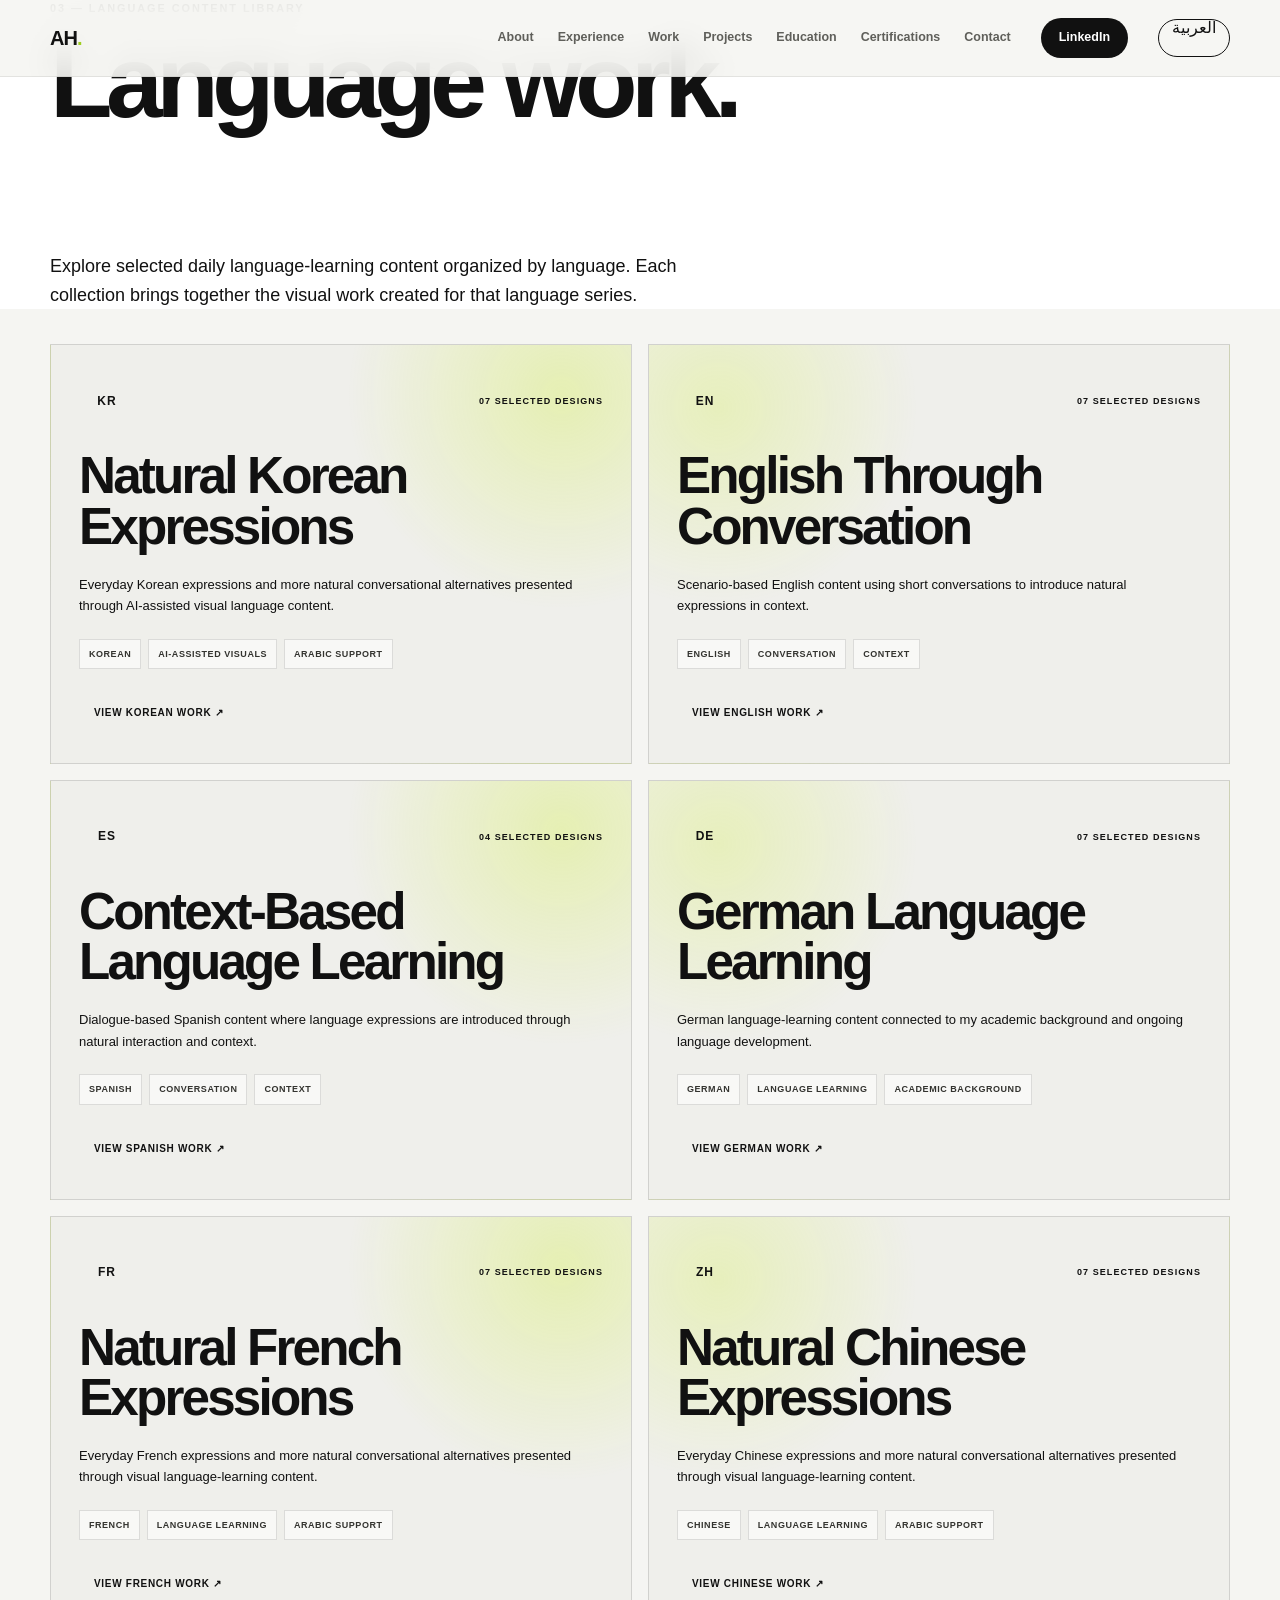
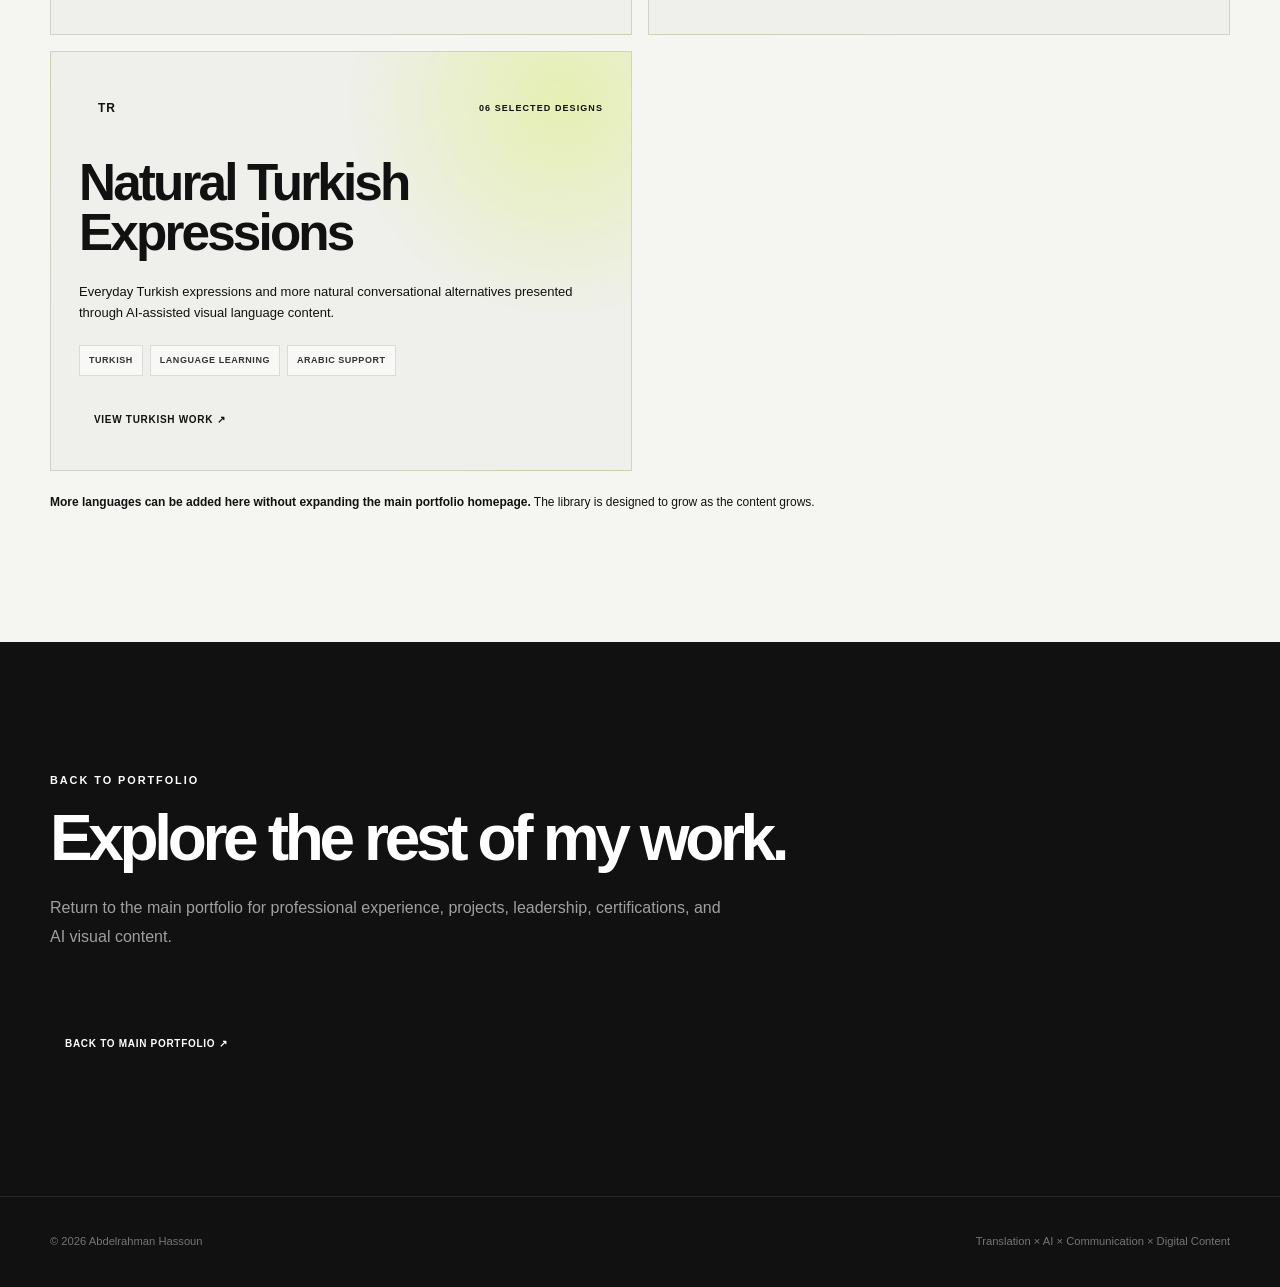
<file: language-content.html>
<!DOCTYPE html>
<html lang="en">
<head>
    <meta charset="UTF-8">
    <meta name="viewport" content="width=device-width, initial-scale=1.0">
    <meta name="description" content="Abdelrahman Hassoun — multilingual language-learning and AI-assisted digital content library.">
    <meta name="author" content="Abdelrahman Hassoun">
    <title>Language Content Library | Abdelrahman Hassoun</title>
    <link rel="stylesheet" href="style.css">
    
<style>
/* ======================================================
   LANGUAGE CONTENT LIBRARY — DEDICATED PAGE
   ====================================================== */

.language-library-hero {
    padding: calc(var(--nav-height) + 72px) 0 72px;
    background: var(--white);
}

.language-library-hero .section-heading {
    margin-bottom: 0;
    max-width: 980px;
}

.language-library-hero h1 {
    margin: 0;
    max-width: 980px;
    font-size: clamp(3.2rem, 8vw, 7rem);
    font-weight: 800;
    line-height: 0.92;
    letter-spacing: -0.065em;
}

.language-library-hero h1 span {
    display: block;
    color: transparent;
    -webkit-text-stroke: 1.5px var(--black);
}

.language-library-hero p:last-child {
    max-width: 700px;
    margin-top: 28px;
    color: var(--gray-600);
    font-size: 18px;
}

.language-library-grid-section {
    padding-top: 35px;
}

.language-library-grid {
    display: grid;
    grid-template-columns: repeat(2, minmax(0, 1fr));
    gap: 16px;
}

.language-library-card {
    position: relative;
    min-height: 330px;
    display: flex;
    flex-direction: column;
    gap: 22px;
    padding: 28px;
    border: 1px solid rgba(10, 10, 10, 0.13);
    background:
        radial-gradient(circle at 88% 12%, rgba(199, 240, 0, 0.24), transparent 34%),
        #efefeb;
    overflow: hidden;
}

.language-library-card:nth-child(even) {
    background:
        radial-gradient(circle at 12% 15%, rgba(199, 240, 0, 0.20), transparent 32%),
        #efefeb;
}

.language-library-card-top {
    display: flex;
    align-items: center;
    justify-content: space-between;
    gap: 16px;
}

.language-library-card-code {
    display: inline-grid;
    place-items: center;
    width: 56px;
    height: 56px;
    background: var(--black);
    color: var(--lime);
    font-size: 12px;
    font-weight: 900;
    letter-spacing: 0.08em;
}

.language-library-card-count {
    color: var(--gray-600);
    font-size: 9px;
    font-weight: 900;
    letter-spacing: 0.12em;
    text-transform: uppercase;
    text-align: right;
}

.language-library-card h2 {
    margin: 0;
    max-width: 480px;
    font-size: clamp(2rem, 4vw, 3.2rem);
    line-height: 0.98;
    letter-spacing: -0.055em;
}

.language-library-card p {
    margin: 0;
    max-width: 520px;
    color: var(--gray-600);
    font-size: 13px;
    line-height: 1.65;
}

.language-library-tags {
    display: flex;
    flex-wrap: wrap;
    gap: 7px;
    margin-top: auto;
}

.language-library-tags span {
    padding: 7px 9px;
    border: 1px solid rgba(10, 10, 10, 0.12);
    background: rgba(255,255,255,0.58);
    color: #33332f;
    font-size: 9px;
    font-weight: 800;
    letter-spacing: 0.06em;
    text-transform: uppercase;
}

.language-library-card-button {
    align-self: flex-start;
    display: inline-flex;
    align-items: center;
    justify-content: center;
    min-height: 44px;
    padding: 0 15px;
    border: 1px solid var(--black);
    background: var(--black);
    color: var(--white-pure);
    font-size: 10px;
    font-weight: 900;
    letter-spacing: 0.07em;
    text-transform: uppercase;
    cursor: pointer;
    transition: transform 220ms ease, background 220ms ease, color 220ms ease;
}

.language-library-card-button:hover {
    transform: translateY(-2px);
    background: var(--lime);
    color: var(--black);
}

.language-library-note {
    margin-top: 22px;
    color: var(--gray-600);
    font-size: 12px;
}

.language-library-note strong {
    color: var(--black);
}

@media (max-width: 820px) {
    .language-library-hero {
        padding: calc(var(--nav-height) + 54px) 0 55px;
    }

    .language-library-grid {
        grid-template-columns: 1fr;
    }
}

@media (max-width: 560px) {
    .language-library-hero h1 {
        font-size: clamp(3rem, 15vw, 5rem);
    }

    .language-library-card {
        min-height: 0;
        padding: 24px;
    }

    .language-library-card-button {
        width: 100%;
    }
}
</style>


<style>
/* ======================================================
   LANGUAGE LIBRARY — PROFESSIONAL IMAGE GALLERY
   ====================================================== */

.work-modal-dialog {
    width: min(1180px, 100%);
    max-height: calc(100vh - 40px);
    padding: 28px;
}

.work-modal-grid {
    display: grid;
    grid-template-columns: repeat(3, minmax(0, 1fr));
    gap: 18px;
    padding-top: 24px;
}

.work-modal-item {
    display: flex;
    flex-direction: column;
    overflow: hidden;
    border: 1px solid rgba(10, 10, 10, 0.12);
    background: #ffffff;
    transition: transform 220ms ease, border-color 220ms ease, box-shadow 220ms ease;
}

.work-modal-item:hover {
    transform: translateY(-3px);
    border-color: rgba(10, 10, 10, 0.26);
    box-shadow: 0 14px 30px rgba(0, 0, 0, 0.08);
}

.work-modal-item img {
    display: block;
    width: 100%;
    aspect-ratio: 2 / 3;
    object-fit: contain;
    background: #ecece7;
    transition: transform 260ms ease;
}

.work-modal-item:hover img {
    transform: scale(1.012);
}

.work-modal-item-label {
    min-height: 42px;
    display: flex;
    align-items: center;
    justify-content: space-between;
    gap: 10px;
    padding: 10px 12px;
    background: #ffffff;
    color: #5e5e59;
    font-size: 8px;
    font-weight: 800;
    letter-spacing: 0.08em;
    text-transform: uppercase;
}

.work-modal-item-label strong {
    color: #0a0a0a;
}

@media (max-width: 980px) {
    .work-modal-grid {
        grid-template-columns: repeat(2, minmax(0, 1fr));
    }
}

@media (max-width: 720px) {
    .work-modal-dialog {
        max-height: calc(100vh - 28px);
        padding: 20px;
    }

    .work-modal-header {
        flex-direction: column;
    }

    .work-modal-item img {
        aspect-ratio: 2 / 3;
    }
}

@media (max-width: 560px) {
    .work-modal {
        padding: 12px;
    }

    .work-modal-dialog {
        max-height: calc(100vh - 24px);
        padding: 18px;
    }

    .work-modal-grid {
        grid-template-columns: 1fr;
        gap: 14px;
    }

    .work-modal-item-label {
        font-size: 8px;
    }
}
</style>

<style>

/* Bilingual interface and Arabic RTL presentation */
.language-toggle-button {
    display: inline-flex;
    appearance: none;
    border: 1px solid currentColor;
    cursor: pointer;
    white-space: nowrap;
    font: inherit;
    line-height: 1;
    min-height: 38px;
    padding: 0 13px;
    text-transform: none !important;
    letter-spacing: 0 !important;
    background: var(--black);
    color: var(--white-pure);
    border-color: var(--black);
}
.language-toggle-button:hover {
    background: var(--lime);
    color: var(--black);
    border-color: var(--black);
    transform: translateY(-2px);
}
html[dir="rtl"] body {
    direction: rtl;
    text-align: right;
    font-family: Tahoma, Arial, sans-serif;
}
html[dir="rtl"] body * { letter-spacing: normal; }
html[dir="rtl"] h1,
html[dir="rtl"] h2,
html[dir="rtl"] h3,
html[dir="rtl"] h4,
html[dir="rtl"] h5 {
    letter-spacing: 0 !important;
    line-height: 1.22;
}
html[dir="rtl"] .nav-container,
html[dir="rtl"] .hero-grid,
html[dir="rtl"] .language-library-preview,
html[dir="rtl"] .experience-role-row,
html[dir="rtl"] .footer-content { direction: rtl; }
html[dir="rtl"] .menu-toggle { margin-left: 0; margin-right: auto; }
html[dir="rtl"] .nav-links { text-align: right; margin-left: 0; margin-right: auto; }
html[dir="rtl"] .nav-links a { text-align: right; }
html[dir="rtl"] .language-library-card-count,
html[dir="rtl"] .language-work-count { text-align: left; }
html[dir="rtl"] .language-work-button,
html[dir="rtl"] .language-library-card-button { align-self: flex-start; }
html[dir="rtl"] .work-modal-header,
html[dir="rtl"] .video-work-card-info { direction: rtl; text-align: right; }
html[dir="rtl"] .work-modal-close,
html[dir="rtl"] .language-toggle-button { font-family: Tahoma, Arial, sans-serif; }
html[dir="rtl"] .language-library-code-grid,
html[dir="rtl"] .language-library-mini-grid { direction: rtl; }
html[dir="rtl"] .project-tags,
html[dir="rtl"] .language-tags,
html[dir="rtl"] .language-library-tags { direction: rtl; }
html[dir="rtl"] .best-student-media-caption,
html[dir="rtl"] .cross-cultural-media-caption { direction: rtl; }
@media (max-width: 820px) {
    .language-toggle-button { min-height: 40px; padding: 0 10px; font-size: 10px; }
}

</style>
</head>
<body data-english-title="Language Content Library | Abdelrahman Hassoun" data-arabic-meta-description="مكتبة أعمال عبدالرحمن حسون في محتوى تعلّم اللغات والتصميم البصري المدعوم بالذكاء الاصطناعي.">

<header class="navbar" id="navbar">
    <div class="container nav-container">
        <a href="index.html#home" class="logo" aria-label="Abdelrahman Hassoun Home">AH<span>.</span></a>

        <button class="menu-toggle" id="menuToggle" aria-label="Open navigation menu" aria-expanded="false">
            <span></span><span></span><span></span>
        </button>

        <nav class="nav-links" id="navLinks">
            <a href="index.html#about">About</a>
            <a href="index.html#experience">Experience</a>
            <a href="index.html#work">Work</a>
            <a href="index.html#projects">Projects</a>
            <a href="index.html#education">Education</a>
            <a href="index.html#certifications">Certifications</a>
            <a href="index.html#contact">Contact</a>
        </nav>

        <a href="https://www.linkedin.com/in/abdelrahman-hassoun/" target="_blank" rel="noopener noreferrer" class="nav-button">LinkedIn</a>
        <button type="button" class="nav-button language-toggle-button" id="languageToggle" aria-label="Switch website language to Arabic" aria-pressed="false">العربية</button>
    </div>
</header>

<main>
    <section class="language-library-hero">
        <div class="container">
            <div class="section-heading">
                <p class="section-label">03 — LANGUAGE CONTENT LIBRARY</p>
                <h1>Language work.<br><span>All in one place.</span></h1>
                <p>Explore selected daily language-learning content organized by language. Each collection brings together the visual work created for that language series.</p>
            </div>
        </div>
    </section>

    <section class="section language-library-grid-section">
        <div class="container">
            <div class="language-library-grid">

                <article class="language-library-card">
                    <div class="language-library-card-top">
                        <span class="language-library-card-code">KR</span>
                        <span class="language-library-card-count">07 selected designs</span>
                    </div>
                    <h2>Natural Korean Expressions</h2>
                    <p>Everyday Korean expressions and more natural conversational alternatives presented through AI-assisted visual language content.</p>
                    <div class="language-library-tags"><span>Korean</span><span>AI-Assisted Visuals</span><span>Arabic Support</span></div>
                    <button class="language-library-card-button" type="button" data-library-gallery="korean">View Korean Work ↗</button>
                </article>

                <article class="language-library-card">
                    <div class="language-library-card-top">
                        <span class="language-library-card-code">EN</span>
                        <span class="language-library-card-count">07 selected designs</span>
                    </div>
                    <h2>English Through Conversation</h2>
                    <p>Scenario-based English content using short conversations to introduce natural expressions in context.</p>
                    <div class="language-library-tags"><span>English</span><span>Conversation</span><span>Context</span></div>
                    <button class="language-library-card-button" type="button" data-library-gallery="english">View English Work ↗</button>
                </article>

                <article class="language-library-card">
                    <div class="language-library-card-top">
                        <span class="language-library-card-code">ES</span>
                        <span class="language-library-card-count">04 selected designs</span>
                    </div>
                    <h2>Context-Based Language Learning</h2>
                    <p>Dialogue-based Spanish content where language expressions are introduced through natural interaction and context.</p>
                    <div class="language-library-tags"><span>Spanish</span><span>Conversation</span><span>Context</span></div>
                    <button class="language-library-card-button" type="button" data-library-gallery="spanish">View Spanish Work ↗</button>
                </article>

                <article class="language-library-card">
                    <div class="language-library-card-top">
                        <span class="language-library-card-code">DE</span>
                        <span class="language-library-card-count">07 selected designs</span>
                    </div>
                    <h2>German Language Learning</h2>
                    <p>German language-learning content connected to my academic background and ongoing language development.</p>
                    <div class="language-library-tags"><span>German</span><span>Language Learning</span><span>Academic Background</span></div>
                    <button class="language-library-card-button" type="button" data-library-gallery="german">View German Work ↗</button>
                </article>

                <article class="language-library-card">
                    <div class="language-library-card-top">
                        <span class="language-library-card-code">FR</span>
                        <span class="language-library-card-count">07 selected designs</span>
                    </div>
                    <h2>Natural French Expressions</h2>
                    <p>Everyday French expressions and more natural conversational alternatives presented through visual language-learning content.</p>
                    <div class="language-library-tags"><span>French</span><span>Language Learning</span><span>Arabic Support</span></div>
                    <button class="language-library-card-button" type="button" data-library-gallery="french">View French Work ↗</button>
                </article>

                <article class="language-library-card">
                    <div class="language-library-card-top">
                        <span class="language-library-card-code">ZH</span>
                        <span class="language-library-card-count">07 selected designs</span>
                    </div>
                    <h2>Natural Chinese Expressions</h2>
                    <p>Everyday Chinese expressions and more natural conversational alternatives presented through visual language-learning content.</p>
                    <div class="language-library-tags"><span>Chinese</span><span>Language Learning</span><span>Arabic Support</span></div>
                    <button class="language-library-card-button" type="button" data-library-gallery="chinese">View Chinese Work ↗</button>
                </article>

                <article class="language-library-card">
                    <div class="language-library-card-top">
                        <span class="language-library-card-code">TR</span>
                        <span class="language-library-card-count">06 selected designs</span>
                    </div>
                    <h2>Natural Turkish Expressions</h2>
                    <p>Everyday Turkish expressions and more natural conversational alternatives presented through AI-assisted visual language content.</p>
                    <div class="language-library-tags"><span>Turkish</span><span>Language Learning</span><span>Arabic Support</span></div>
                    <button class="language-library-card-button" type="button" data-library-gallery="turkish">View Turkish Work ↗</button>
                </article>

            </div>

            <p class="language-library-note"><strong>More languages can be added here without expanding the main portfolio homepage.</strong> The library is designed to grow as the content grows.</p>
        </div>
    </section>

    <section class="section section-dark">
        <div class="container">
            <div class="section-heading">
                <p class="section-label">BACK TO PORTFOLIO</p>
                <h2>Explore the rest of my work.</h2>
                <p class="section-intro">Return to the main portfolio for professional experience, projects, leadership, certifications, and AI visual content.</p>
            </div>
            <a class="language-library-card-button" href="index.html#work">Back to Main Portfolio ↗</a>
        </div>
    </section>
</main>

<footer class="footer">
    <div class="container footer-content">
        <p>© <span id="currentYear">2026</span> Abdelrahman Hassoun</p>
        <p>Translation × AI × Communication × Digital Content</p>
    </div>
</footer>

<div class="work-modal" id="libraryModal" hidden>
    <div class="work-modal-backdrop" data-close-library-modal></div>
    <div class="work-modal-dialog" role="dialog" aria-modal="true" aria-labelledby="libraryModalTitle" tabindex="-1">
        <div class="work-modal-header">
            <div>
                <p class="work-modal-kicker" id="libraryModalKicker">LANGUAGE CONTENT</p>
                <h2 class="work-modal-title" id="libraryModalTitle">Selected Work</h2>
                <p class="work-modal-description" id="libraryModalDescription">Selected language-learning designs.</p>
            </div>
            <button type="button" class="work-modal-close" id="libraryModalClose">Close</button>
        </div>
        <div class="work-modal-grid" id="libraryModalGrid"></div>
    </div>
</div>

<script src="script.js"></script>
<script>
(function () {
    const modal = document.getElementById('libraryModal');
    const dialog = modal ? modal.querySelector('.work-modal-dialog') : null;
    const closeButton = document.getElementById('libraryModalClose');
    const grid = document.getElementById('libraryModalGrid');
    const kicker = document.getElementById('libraryModalKicker');
    const title = document.getElementById('libraryModalTitle');
    const description = document.getElementById('libraryModalDescription');

    const galleries = {
        korean: {
            label: 'KOREAN LANGUAGE CONTENT',
            title: 'Natural Korean Expressions',
            description: 'Selected Korean language-learning designs developed as part of my AI-assisted visual content work.',
            images: ['korean-01.webp','korean-02.webp','korean-03.webp','korean-04.webp','korean-05.webp','korean-06.webp','korean-07.webp']
        },
        english: {
            label: 'ENGLISH LANGUAGE CONTENT',
            title: 'English Through Conversation',
            description: 'Selected English conversational designs created to present natural expressions in context.',
            images: ['english-01.webp','english-02.webp','english-03.webp','english-04.webp','english-05.webp','english-06.webp','english-07.webp']
        },
        spanish: {
            label: 'SPANISH LANGUAGE CONTENT',
            title: 'Context-Based Language Learning',
            description: 'Selected Spanish dialogue designs built around context, conversation, expression, and meaning.',
            images: ['spanish-01.webp','spanish-02.webp','spanish-03.webp','spanish-04.webp']
        },
        german: {
            label: 'GERMAN LANGUAGE CONTENT',
            title: 'German Language Learning',
            description: 'Selected German language-learning designs connected to my academic and ongoing language development.',
            images: ['german-01.webp','german-02.webp','german-03.webp','german-04.webp','german-05.webp','german-06.webp','german-07.webp']
        },
        french: {
            label: 'FRENCH LANGUAGE CONTENT',
            title: 'Natural French Expressions',
            description: 'Selected French language-learning designs presenting everyday expressions and more natural conversational alternatives.',
            images: ['french-01.webp','french-02.webp','french-03.webp','french-04.webp','french-05.webp','french-06.webp','french-07.webp']
        },
        chinese: {
            label: 'CHINESE LANGUAGE CONTENT',
            title: 'Natural Chinese Expressions',
            description: 'Selected Chinese language-learning designs presenting everyday expressions and more natural conversational alternatives.',
            images: ['chinese-01.webp','chinese-02.webp','chinese-03.webp','chinese-04.webp','chinese-05.webp','chinese-06.webp','chinese-07.webp']
        }
,
        turkish: {
            label: 'TURKISH LANGUAGE CONTENT',
            title: 'Natural Turkish Expressions',
            description: 'Selected Turkish language-learning designs presenting everyday expressions and more natural conversational alternatives.',
            images: ['turkish-01.webp','turkish-02.webp','turkish-03.webp','turkish-04.webp','turkish-05.webp','turkish-06.webp']
        }
    };

    function openGallery(key) {
        const gallery = galleries[key];
        if (!gallery || !modal || !grid) return;
        kicker.textContent = gallery.label;
        title.textContent = gallery.title;
        description.textContent = gallery.description;
        grid.innerHTML = gallery.images.map(function (filename, index) {
            const number = String(index + 1).padStart(2, '0');
            const path = 'assets/work/' + key + '/' + filename;
            return '<a class="work-modal-item" href="' + path + '" target="_blank" rel="noopener noreferrer">' +
                   '<img src="' + path + '" alt="' + gallery.title + ' — design ' + number + '" loading="eager" decoding="async">' +
                   '<span class="work-modal-item-label"><strong>Design ' + number + '</strong><span>Open Full Size ↗</span></span>' +
                   '</a>';
        }).join('');
        modal.hidden = false;
        document.body.classList.add('modal-open');
        if (dialog) dialog.focus();
        if (closeButton) closeButton.focus();
        if (window.applyPortfolioLanguage) window.applyPortfolioLanguage(window.getPortfolioLanguage(), false);
    }

    function closeGallery() {
        if (!modal) return;
        modal.hidden = true;
        document.body.classList.remove('modal-open');
        if (grid) grid.innerHTML = '';
    }

    document.querySelectorAll('[data-library-gallery]').forEach(function (button) {
        button.addEventListener('click', function () { openGallery(button.dataset.libraryGallery); });
    });

    if (closeButton) closeButton.addEventListener('click', closeGallery);
    document.querySelectorAll('[data-close-library-modal]').forEach(function (element) {
        element.addEventListener('click', closeGallery);
    });
    document.addEventListener('keydown', function (event) {
        if (event.key === 'Escape' && modal && !modal.hidden) closeGallery();
    });
})();
</script>
<script>window.PORTFOLIO_TRANSLATIONS = {"text": {"About": "نبذة عني", "Experience": "الخبرة", "Work": "الأعمال", "Projects": "المشاريع", "Education": "التعليم", "Certifications": "الشهادات", "Contact": "تواصل", "LinkedIn": "LinkedIn", "Close": "إغلاق", "Back to Main Portfolio ↗": "العودة إلى الصفحة الرئيسية ↗", "Back to Main Portfolio": "العودة إلى الصفحة الرئيسية", "TRANSLATION × AI × COMMUNICATION × DIGITAL CONTENT": "الترجمة × الذكاء الاصطناعي × التواصل × المحتوى الرقمي", "Translation student and language professional exploring how artificial intelligence can support translation, communication, and digital content creation.": "طالب ترجمة ومهتم بالعمل اللغوي، أستكشف كيف يمكن للذكاء الاصطناعي دعم الترجمة والتواصل وإنشاء المحتوى الرقمي.", "Explore My Work": "استكشف أعمالي", "Get in Touch": "تواصل معي", "Translation": "الترجمة", "Visit GJU ↗": "زيارة الجامعة ↗", "AI": "الذكاء الاصطناعي", "Translation & Content": "الترجمة والمحتوى", "Professional Experience": "الخبرة المهنية", "Visit MLC ↗": "زيارة المركز ↗", "PORTFOLIO": "ملف الأعمال", "Currently": "حاليًا", "Translation Student & Language Professional": "طالب ترجمة ومهتم بالعمل اللغوي", "German Jordanian University": "الجامعة الألمانية الأردنية", "01 — ABOUT ME": "01 — نبذة عني", "Building at the intersection of language and technology.": "أبني مساري عند تقاطع اللغة والتكنولوجيا.", "I am a second-year Translation student at the German Jordanian University with a growing focus on the relationship between language, artificial intelligence, communication, and digital content.": "أنا طالب ترجمة في السنة الثانية بالجامعة الألمانية الأردنية، وينصبّ اهتمامي على العلاقة بين اللغة والذكاء الاصطناعي والتواصل والمحتوى الرقمي.", "My work combines academic study, professional experience, cultural exchange, leadership, and continuous learning.": "يجمع مساري بين الدراسة الأكاديمية والخبرة المهنية والتبادل الثقافي والقيادة والتعلّم المستمر.", "I am particularly interested in the human skills that remain essential when working with AI: critical thinking, communication, cultural awareness, creativity, and judgment.": "أهتم خصوصًا بالمهارات الإنسانية التي تظل أساسية عند العمل باستخدام الذكاء الاصطناعي، مثل التفكير النقدي والتواصل والوعي الثقافي والإبداع وحسن التقدير.", "My professional journey at the Modern Language Center began as an intern and continued with the organization as an official employee.": "بدأت رحلتي المهنية في Modern Language Center (مركز اللغات الحديث) كمتدرب، ثم واصلت العمل مع المركز بصفة موظف رسمي.", "Academic foundation in translation, languages, linguistics, and intercultural communication.": "أساس أكاديمي في الترجمة واللغات واللسانيات والتواصل بين الثقافات.", "Artificial Intelligence": "الذكاء الاصطناعي", "Exploring practical applications of AI in translation, language learning, and digital content.": "استكشاف التطبيقات العملية للذكاء الاصطناعي في الترجمة وتعلّم اللغات والمحتوى الرقمي.", "Communication": "التواصل", "Developing professional communication, public speaking, critical thinking, and cross-cultural communication.": "تطوير مهارات التواصل المهني والتحدث أمام الجمهور والتفكير النقدي والتواصل بين الثقافات.", "02 — PROFESSIONAL EXPERIENCE": "02 — الخبرة المهنية", "From internship to professional experience.": "من التدريب إلى الخبرة المهنية.", "MODERN LANGUAGE CENTER": "مركز اللغات الحديث · MLC", "Intern → Official Employee": "متدرب ← موظف رسمي", "View on LinkedIn ↗": "عرض على LinkedIn ↗", "My journey with the Modern Language Center started through an internship and continued with the organization as an official employee.": "بدأت رحلتي مع مركز اللغات الحديث من خلال التدريب، ثم استمرت بالعمل مع المركز بصفة موظف رسمي.", "Digital Content": "المحتوى الرقمي", "Contributed to language-learning and digital content using AI-assisted workflows and visual content.": "ساهمت في إعداد محتوى تعلّم اللغات والمحتوى الرقمي باستخدام سير عمل مدعوم بالذكاء الاصطناعي وأدوات التصميم البصري.", "View My Digital Content ↗": "عرض أعمالي في المحتوى الرقمي ↗", "Language Content": "محتوى اللغات", "Worked with English, Spanish, Korean, and other language-learning content formats.": "عملت على محتوى تعلّم اللغات بالإنجليزية والإسبانية والكورية ولغات أخرى.", "View My Language Content ↗": "عرض أعمالي في محتوى اللغات ↗", "Representation": "التمثيل والمشاركة", "Represented the Modern Language Center at Y Hala Meet Korea at Haya Cultural Center in Amman.": "مثّلت مركز اللغات الحديث في فعالية Y Hala Meet Korea في مركز هيا الثقافي في عمّان.", "Professional Development": "التطوير المهني", "Developed practical experience in communication, organization, teamwork, and digital work.": "اكتسبت خبرة عملية في التواصل والتنظيم والعمل الجماعي والعمل الرقمي.", "REPRESENTATION": "تمثيل المركز", "Y Hala Meet Korea": "Y Hala Meet Korea", "24–25 July 2026 · Haya Cultural Center · Amman": "24–25 يوليو 2026 · مركز هيا الثقافي · عمّان", "03 — AI & DIGITAL CONTENT": "03 — الذكاء الاصطناعي والمحتوى الرقمي", "Language content built with AI-assisted workflows.": "محتوى لغوي أُنتج باستخدام سير عمل مدعوم بالذكاء الاصطناعي.", "A growing library of multilingual language-learning content developed through visual storytelling, AI-assisted creation, and context-based communication.": "مكتبة متنامية من محتوى تعلّم اللغات متعدد اللغات، طُوّرت من خلال السرد البصري والإنتاج المدعوم بالذكاء الاصطناعي والتواصل القائم على السياق.", "LANGUAGE CONTENT LIBRARY": "مكتبة محتوى اللغات", "One place for all my language work.": "مكان واحد لجميع أعمالي اللغوية.", "Explore my selected daily language content by language. Korean, English, Spanish, German, French, Chinese, and Turkish work are organized in one dedicated library so the main portfolio stays focused and easy to navigate.": "استكشف مختارات من محتوى نصائح اللغات اليومية، مرتبة حسب اللغة. جمعت أعمالي في الكورية والإنجليزية والإسبانية والألمانية والفرنسية والصينية والتركية في مكتبة مستقلة، ليبقى ملف أعمالي الرئيسي منظمًا وسهل التصفح.", "KR · Korean": "KR · الكورية", "EN · English": "EN · الإنجليزية", "ES · Spanish": "ES · الإسبانية", "DE · German": "DE · الألمانية", "FR · French": "FR · الفرنسية", "ZH · Chinese": "ZH · الصينية", "TR · Turkish": "TR · التركية", "Explore My Language Work ↗": "استكشف أعمالي اللغوية ↗", "LANGUAGE LIBRARY": "مكتبة اللغات", "07 LANGUAGES": "7 لغات", "Selected visual work": "نماذج من الأعمال البصرية", "Open library →": "افتح المكتبة ←", "AI VISUAL CONTENT": "المحتوى البصري بالذكاء الاصطناعي", "AI-Assisted Visual Storytelling": "السرد البصري المدعوم بالذكاء الاصطناعي", "Selected video projects created from concept to final output, combining scripting, visual direction, AI-assisted production, and editing.": "مجموعة مختارة من مشاريع الفيديو التي طُوّرت من الفكرة إلى المنتج النهائي، وجمعت بين كتابة النص والتوجيه البصري والإنتاج المدعوم بالذكاء الاصطناعي والمونتاج.", "VIDEO": "فيديو", "09 selected videos": "9 فيديوهات مختارة", "Explore the video work.": "استكشف أعمال الفيديو.", "A selected set of language, educational, and promotional video projects developed through AI-assisted visual workflows.": "مجموعة مختارة من مشاريع الفيديو اللغوية والتعليمية والإعلانية، أُنتجت باستخدام سير عمل بصري مدعوم بالذكاء الاصطناعي.", "View My Video Work ↗": "عرض أعمال الفيديو ↗", "04 — SELECTED PROJECTS": "04 — مشاريع مختارة", "Academic and personal work.": "أعمال أكاديمية ومشاريع شخصية.", "PROJECT 01": "المشروع 01", "UNIVERSITY · SPORT & HEALTH": "مشروع جامعي · الرياضة والصحة", "Sports Fanaticism & Smoking Behavior": "التعصب الرياضي وسلوك التدخين", "A group research project examining whether sports fanaticism may influence smoking behavior among sports fans.": "مشروع بحثي جماعي يدرس احتمال تأثير التعصب الرياضي في سلوك التدخين لدى المشجعين الرياضيين.", "81 Participants": "81 مشاركًا", "Survey": "استبيان", "Interviews": "مقابلات", "Field Observation": "ملاحظة ميدانية", "The research explored stress as a possible mediating factor and examined the role of personal habits and social environments.": "استكشف البحث التوتر بوصفه عاملًا وسيطًا محتملًا، كما تناول دور العادات الشخصية والبيئات الاجتماعية.", "Group Leader": "قائد المجموعة", "View Project Report ↗": "عرض تقرير المشروع ↗", "View Project on LinkedIn ↗": "عرض المشروع على LinkedIn ↗", "PROJECT 02": "المشروع 02", "AI × TRANSLATION": "الذكاء الاصطناعي × الترجمة", "AI-Assisted Translation Exploration": "استكشاف الترجمة المدعومة بالذكاء الاصطناعي", "A personal exploration of how AI-generated translations can be evaluated beyond literal linguistic accuracy.": "استكشاف شخصي لكيفية تقييم الترجمات التي ينتجها الذكاء الاصطناعي بما يتجاوز الدقة اللغوية الحرفية.", "The experiment compared an Arabic phrase with an AI-generated English translation while considering meaning, emotion, context, and cultural nuance.": "قارنت التجربة عبارة عربية بترجمة إنجليزية مولّدة بالذكاء الاصطناعي، مع مراعاة المعنى والعاطفة والسياق والفروق الثقافية الدقيقة.", "Arabic": "العربية", "AI Translation": "ترجمة بالذكاء الاصطناعي", "Personal Exploration": "استكشاف شخصي", "PROJECT 03": "المشروع 03", "CULTURAL EXCHANGE": "تبادل ثقافي", "Arabic Language & Culture Summer School": "المدرسة الصيفية للغة العربية والثقافة", "Participated in a cultural exchange experience with German students from Goethe University Frankfurt and the University of Hamburg.": "شاركت في تجربة تبادل ثقافي مع طلاب ألمان من جامعة غوته في فرانكفورت وجامعة هامبورغ.", "Contributed to cultural exchange by introducing aspects of Jordanian culture, traditions, and hospitality while learning from the participants' cultural backgrounds.": "ساهمت في التبادل الثقافي من خلال التعريف بجوانب من الثقافة الأردنية والتقاليد والضيافة، والتعرّف في المقابل على الخلفيات الثقافية للمشاركين.", "Best Student": "أفضل طالب", "05 — LEADERSHIP & DEVELOPMENT": "05 — القيادة والتطوير", "Aspire Leaders Program": "برنامج Aspire Leaders", "2026 Aspire Leaders Program": "برنامج Aspire Leaders لعام 2026", "Successfully completed the 2026 Aspire Leaders Program at Aspire Institute through a nine-week learning experience with approximately 40 hours of coursework.": "أتممت بنجاح برنامج Aspire Leaders لعام 2026 في Aspire Institute، من خلال تجربة تعليمية امتدت تسعة أسابيع وشملت نحو 40 ساعة من الدورات والمهام التعليمية.", "99/100": "99/100", "Final Assessment": "التقييم النهائي", "40h": "40 ساعة", "Coursework": "ساعات دراسية", "9": "9", "Weeks": "أسابيع", "The program focused on leadership development, critical thinking, communication, self-awareness, and positive social impact.": "ركّز البرنامج على تطوير القيادة والتفكير النقدي والتواصل والوعي الذاتي وتحقيق أثر اجتماعي إيجابي.", "Program Completion": "إتمام البرنامج", "Successfully completed all required modules and the final assessment.": "أتممت جميع الوحدات المطلوبة والتقييم النهائي بنجاح.", "View Certificate ↗": "عرض الشهادة ↗", "View Completion Proof ↗": "عرض إثبات الإتمام ↗", "View LinkedIn Post ↗": "عرض المنشور على LinkedIn ↗", "06 — CULTURAL EXCHANGE & LEADERSHIP": "06 — التبادل الثقافي والقيادة", "Communication across cultures.": "التواصل بين الثقافات.", "Arabic Language & Culture": "اللغة العربية والثقافة", "Participated in an Arabic Language and Culture Summer School and worked as a cultural exchange partner with German students.": "شاركت في المدرسة الصيفية للغة العربية والثقافة، وعملت شريكًا في التبادل الثقافي مع طلاب ألمان.", "View Photo ↗": "عرض الصورة ↗", "Selected as Best Student during the cultural exchange experience.": "تم اختياري كأفضل طالب خلال تجربة التبادل الثقافي.", "Recognition by Dr. Khalida Radaydeh and Dr. Lubna Muawad.": "جاء هذا التكريم بتقدير من الدكتورة خالدة ردايدة والدكتورة لبنى معوّض.", "View Photos & Video ↗": "عرض الصور والفيديو ↗", "Cross-Cultural Communication": "التواصل بين الثقافات", "Developed practical experience in presenting Jordanian culture and engaging in intercultural communication.": "اكتسبت خبرة عملية في تقديم الثقافة الأردنية والمشاركة في التواصل بين الثقافات.", "07 — EDUCATION": "07 — التعليم", "Academic foundation.": "المسار الأكاديمي.", "BACHELOR'S DEGREE": "درجة البكالوريوس", "Second-year Translation student with academic interests spanning translation, linguistics, Arabic language, German, communication, and technology.": "طالب ترجمة في السنة الثانية، وتشمل اهتماماتي الأكاديمية الترجمة واللسانيات واللغة العربية والألمانية والتواصل والتكنولوجيا.", "08 — CERTIFICATIONS": "08 — الشهادات", "Continuous learning.": "التعلّم المستمر.", "LinkedIn Learning": "LinkedIn Learning", "Communication Foundations": "أساسيات التواصل", "Professional Communication": "التواصل المهني", "February 2026": "فبراير 2026", "Critical Thinking": "التفكير النقدي", "Critical Thinking & Decision-Making": "التفكير النقدي واتخاذ القرار", "Learning Personal Branding": "تعلّم بناء العلامة الشخصية", "Personal Branding": "العلامة الشخصية", "Public Speaking Foundations": "أساسيات التحدث أمام الجمهور", "Public Speaking": "التحدث أمام الجمهور", "Communicating Across Cultures": "التواصل بين الثقافات", "Intercultural Communication": "التواصل بين الثقافات", "Crown Prince Foundation": "مؤسسة ولي العهد", "من الفكرة للمحتوى": "من الفكرة للمحتوى", "الكتابة بمساعدة الذكاء الاصطناعي": "الكتابة بمساعدة الذكاء الاصطناعي", "March 2026": "مارس 2026", "09 — LINKEDIN": "09 — LinkedIn", "Selected professional reflections.": "مختارات من آرائي المهنية.", "Writing, research, career development, AI in translation, and professional growth.": "الكتابة والبحث والتطوير المهني والذكاء الاصطناعي في الترجمة والنمو الوظيفي.", "AI in Translation": "الذكاء الاصطناعي في الترجمة", "Reflections on how AI is changing the translation process and the human skills that remain important.": "تأملات حول كيفية تغيير الذكاء الاصطناعي لعملية الترجمة والمهارات الإنسانية التي تظل مهمة.", "View on LinkedIn →": "عرض على LinkedIn ←", "RESEARCH": "بحث", "Sport & Health Research": "بحث الرياضة والصحة", "A university research project examining sports fanaticism and smoking behavior.": "مشروع بحث جامعي يدرس العلاقة بين التعصب الرياضي وسلوك التدخين.", "Reflections on cultural exchange, language, communication, and learning across cultures.": "تأملات حول التبادل الثقافي واللغة والتواصل والتعلّم عبر الثقافات.", "LEADERSHIP": "قيادة", "Reflections on completing the 2026 Aspire Leaders Program.": "تأملات حول إتمام برنامج Aspire Leaders لعام 2026.", "10 — CONTACT": "10 — التواصل", "Let's connect.": "لنتواصل.", "Interested in translation, AI, communication, digital content, or collaboration?": "هل تهتم بالترجمة أو الذكاء الاصطناعي أو التواصل أو المحتوى الرقمي أو التعاون المهني؟", "Email": "البريد الإلكتروني", "Abdelrahman Hassoun": "عبدالرحمن حسون", "Translation × AI × Communication × Digital Content": "الترجمة × الذكاء الاصطناعي × التواصل × المحتوى الرقمي", "Selected Video Work": "مختارات من أعمال الفيديو", "Selected video projects created from concept to final output.": "مجموعة مختارة من مشاريع الفيديو التي طُوّرت من الفكرة إلى المنتج النهائي.", "Your browser does not support the video element.": "متصفحك لا يدعم تشغيل الفيديو.", "CULTURAL EXCHANGE & RECOGNITION": "التبادل الثقافي والتكريم", "Best Student — Selected Moments": "أفضل طالب — لحظات مختارة", "Photos and video from the Arabic Language & Culture Summer School experience and Best Student recognition.": "صور وفيديو من تجربة المدرسة الصيفية للغة العربية والثقافة وتكريم أفضل طالب.", "Recognition Moment": "لحظة التكريم", "· Photo": "· صورة", "Certificate Moment": "لحظة الشهادة", "· Video": "· فيديو", "Cultural Exchange Event": "فعالية التبادل الثقافي", "CROSS-CULTURAL COMMUNICATION": "التواصل بين الثقافات", "Cultural Exchange — Selected Moments": "التبادل الثقافي — لحظات مختارة", "Photos and video documenting cultural exchange, Jordanian culture, and shared experiences during the program.": "صور وفيديو توثّق التبادل الثقافي والثقافة الأردنية والتجارب المشتركة خلال البرنامج.", "Cultural Exchange": "التبادل الثقافي", "Shared Experience": "تجربة مشتركة", "Jordanian Hospitality": "الضيافة الأردنية", "Arabic Language & Culture — Group Moment": "اللغة العربية والثقافة — صورة جماعية", "ENGLISH · AI-ASSISTED CONTENT": "الإنجليزية · محتوى مدعوم بالذكاء الاصطناعي", "Aya Avatar English — TOEFL / IELTS": "محتوى أفاتار آية للإنجليزية — TOEFL / IELTS", "AI-avatar English content focused on TOEFL / IELTS.": "محتوى باللغة الإنجليزية باستخدام أفاتار بالذكاء الاصطناعي، ويركّز على التحضير لاختباري TOEFL وIELTS.", "GERMAN · LANGUAGE CONTENT": "الألمانية · محتوى لغوي", "Nursing German B2": "الألمانية للتمريض — B2", "German-language video content built around nursing-related communication.": "محتوى فيديو باللغة الألمانية يركّز على التواصل والمصطلحات المرتبطة بمجال التمريض.", "STUDY ABROAD · PROMOTIONAL CONTENT": "الدراسة في الخارج · محتوى إعلاني", "Asia + Study Abroad Reel": "فيديو آسيا والدراسة في الخارج", "A short study-abroad promotional reel focused on Asia.": "فيديو ترويجي قصير يعرّف بخدمات الدراسة في الخارج ويركّز على آسيا.", "MLC · AI-ASSISTED VIDEO": "MLC · فيديو مدعوم بالذكاء الاصطناعي", "MLC Language Content Video": "فيديو محتوى مركز اللغات الحديث", "Language-center video content featuring an AI presenter.": "فيديو لمركز اللغات الحديث يتضمن مقدمًا افتراضيًا مدعومًا بالذكاء الاصطناعي.", "MLC · PROMOTIONAL CONTENT": "MLC · محتوى إعلاني", "English Courses — Starting 25 October 2026": "دورات اللغة الإنجليزية — تبدأ في 25 أكتوبر 2026", "Promotional announcement for English language courses starting on 25 October 2026 at the Modern Language Center.": "إعلان عن بدء دورات اللغة الإنجليزية في مركز اللغات الحديث بتاريخ 25 أكتوبر 2026.", "MLC · GERMAN COURSE ANNOUNCEMENT": "MLC · إعلان دورات اللغة الألمانية", "German Courses — Starting 1 November 2026": "دورات اللغة الألمانية — تبدأ في 1 نوفمبر 2026", "AI-assisted promotional video announcing German language courses at the Modern Language Center, starting on 1 November 2026.": "فيديو ترويجي مدعوم بالذكاء الاصطناعي للإعلان عن دورات اللغة الألمانية في مركز اللغات الحديث، والتي تبدأ في 1 نوفمبر 2026.", "MLC · ÖSD EXAM PREPARATION": "MLC · التحضير لامتحان ÖSD", "ÖSD Preparation Courses — One Day Before the Exam": "الدورات التحضيرية لامتحان ÖSD — قبل الامتحان بيوم", "Promotional announcement for preparatory courses held at the Modern Language Center one day before ÖSD examinations.": "إعلان عن الدورات التحضيرية التي يعقدها مركز اللغات الحديث قبل امتحان ÖSD بيوم واحد.", "Study Abroad Services": "خدمات الدراسة في الخارج", "Promotional video presenting the Modern Language Center’s study-abroad services.": "فيديو ترويجي يعرّف بخدمات الدراسة في الخارج التي يقدمها مركز اللغات الحديث.", "CHINESE · LANGUAGE & STUDY ABROAD": "الصينية · اللغة والدراسة في الخارج", "01 · ENGLISH · AI-ASSISTED CONTENT": "01 · الإنجليزية · محتوى مدعوم بالذكاء الاصطناعي", "02 · GERMAN · LANGUAGE CONTENT": "02 · الألمانية · محتوى لغوي", "03 · STUDY ABROAD · PROMOTIONAL CONTENT": "03 · الدراسة في الخارج · محتوى إعلاني", "04 · MLC · AI-ASSISTED VIDEO": "04 · MLC · فيديو مدعوم بالذكاء الاصطناعي", "05 · MLC · PROMOTIONAL CONTENT": "05 · MLC · محتوى إعلاني", "06 · MLC · GERMAN COURSE ANNOUNCEMENT": "06 · MLC · إعلان دورات اللغة الألمانية", "07 · MLC · ÖSD EXAM PREPARATION": "07 · MLC · التحضير لامتحان ÖSD", "08 · STUDY ABROAD · PROMOTIONAL CONTENT": "08 · الدراسة في الخارج · محتوى إعلاني", "09 · CHINESE · LANGUAGE & STUDY ABROAD": "09 · الصينية · اللغة والدراسة في الخارج", "Chinese Courses & Study Abroad Services": "دورات اللغة الصينية وخدمات الدراسة في الخارج", "Chinese-language promotional video combining Chinese course information with study-abroad services, with careful attention to pronunciation, articulation, and translation accuracy.": "فيديو إعلاني باللغة الصينية يجمع بين التعريف بدورات اللغة الصينية وخدمات الدراسة في الخارج، مع عناية خاصة بالتدقيق في النطق ومخارج الحروف ودقة الترجمة.", "03 — LANGUAGE CONTENT LIBRARY": "03 — مكتبة محتوى اللغات", "Language work.": "أعمال لغوية.", "All in one place.": "كلها في مكان واحد.", "Explore selected daily language-learning content organized by language. Each collection brings together the visual work created for that language series.": "استكشف مختارات من محتوى تعلّم اللغات اليومي، مرتبة حسب اللغة. تضم كل مجموعة الأعمال البصرية التي أُنتجت ضمن سلسلة تلك اللغة.", "07 selected designs": "7 تصاميم مختارة", "04 selected designs": "4 تصاميم مختارة", "06 selected designs": "6 تصاميم مختارة", "Natural Korean Expressions": "تعبيرات كورية طبيعية", "Everyday Korean expressions and more natural conversational alternatives presented through AI-assisted visual language content.": "تعبيرات كورية يومية وبدائل أكثر طبيعية في المحادثة، مقدمة من خلال محتوى بصري لغوي مدعوم بالذكاء الاصطناعي.", "Korean": "الكورية", "AI-Assisted Visuals": "تصاميم مدعومة بالذكاء الاصطناعي", "Arabic Support": "دعم باللغة العربية", "View Korean Work ↗": "عرض الأعمال الكورية ↗", "English Through Conversation": "تعلّم الإنجليزية من خلال المحادثة", "Scenario-based English content using short conversations to introduce natural expressions in context.": "محتوى باللغة الإنجليزية قائم على مواقف وحوارات قصيرة لتقديم تعبيرات طبيعية ضمن سياقها.", "English": "الإنجليزية", "Conversation": "المحادثة", "Context": "السياق", "View English Work ↗": "عرض الأعمال الإنجليزية ↗", "Context-Based Language Learning": "تعلّم اللغات من خلال السياق", "Dialogue-based Spanish content where language expressions are introduced through natural interaction and context.": "محتوى إسباني قائم على الحوار، تُقدَّم فيه التعبيرات اللغوية من خلال التفاعل الطبيعي والسياق.", "Spanish": "الإسبانية", "View Spanish Work ↗": "عرض الأعمال الإسبانية ↗", "German Language Learning": "تعلّم اللغة الألمانية", "German language-learning content connected to my academic background and ongoing language development.": "محتوى لتعلّم اللغة الألمانية يرتبط بخلفيتي الأكاديمية وتطوري المستمر في اللغة.", "German": "الألمانية", "Language Learning": "تعلّم اللغات", "Academic Background": "الخلفية الأكاديمية", "View German Work ↗": "عرض الأعمال الألمانية ↗", "Natural French Expressions": "تعبيرات فرنسية طبيعية", "Everyday French expressions and more natural conversational alternatives presented through visual language-learning content.": "تعبيرات فرنسية يومية وبدائل أكثر طبيعية في المحادثة، مقدمة من خلال محتوى بصري لتعلّم اللغة.", "French": "الفرنسية", "View French Work ↗": "عرض الأعمال الفرنسية ↗", "Natural Chinese Expressions": "تعبيرات صينية طبيعية", "Everyday Chinese expressions and more natural conversational alternatives presented through visual language-learning content.": "تعبيرات صينية يومية وبدائل أكثر طبيعية في المحادثة، مقدمة من خلال محتوى بصري لتعلّم اللغة.", "Chinese": "الصينية", "View Chinese Work ↗": "عرض الأعمال الصينية ↗", "Natural Turkish Expressions": "تعبيرات تركية طبيعية", "Everyday Turkish expressions and more natural conversational alternatives presented through AI-assisted visual language content.": "تعبيرات تركية يومية وبدائل أكثر طبيعية في المحادثة، مقدمة من خلال محتوى بصري لغوي مدعوم بالذكاء الاصطناعي.", "Turkish": "التركية", "View Turkish Work ↗": "عرض الأعمال التركية ↗", "More languages can be added here without expanding the main portfolio homepage.": "يمكن إضافة لغات أخرى هنا دون إطالة الصفحة الرئيسية لملف الأعمال.", "The library is designed to grow as the content grows.": "صُممت هذه المكتبة لتتوسع مع إضافة المزيد من المحتوى.", "BACK TO PORTFOLIO": "العودة إلى ملف الأعمال", "Explore the rest of my work.": "استكشف بقية أعمالي.", "Return to the main portfolio for professional experience, projects, leadership, certifications, and AI visual content.": "عد إلى ملف الأعمال الرئيسي للاطلاع على الخبرة المهنية والمشاريع والقيادة والشهادات والمحتوى البصري المدعوم بالذكاء الاصطناعي.", "LANGUAGE CONTENT": "محتوى اللغات", "Selected Work": "أعمال مختارة", "Selected language-learning designs.": "تصاميم مختارة لتعلّم اللغات.", "Design 01": "التصميم 01", "Design 02": "التصميم 02", "Design 03": "التصميم 03", "Design 04": "التصميم 04", "Design 05": "التصميم 05", "Design 06": "التصميم 06", "Design 07": "التصميم 07", "Open Full Size ↗": "فتح بالحجم الكامل ↗", "Selected Korean language-learning designs developed as part of my AI-assisted visual content work.": "تصاميم مختارة لتعلّم اللغة الكورية أُنتجت ضمن أعمالي في المحتوى البصري المدعوم بالذكاء الاصطناعي.", "Selected English conversational designs created to present natural expressions in context.": "تصاميم حوارية مختارة باللغة الإنجليزية لتقديم تعبيرات طبيعية ضمن سياقها.", "Selected Spanish dialogue designs built around context, conversation, expression, and meaning.": "تصاميم حوارية مختارة باللغة الإسبانية تتمحور حول السياق والمحادثة والتعبير والمعنى.", "Selected German language-learning designs connected to my academic and ongoing language development.": "تصاميم مختارة لتعلّم اللغة الألمانية ترتبط بخلفيتي الأكاديمية وتطوري المستمر في اللغة.", "Selected French language-learning designs presenting everyday expressions and more natural conversational alternatives.": "تصاميم مختارة لتعلّم اللغة الفرنسية تعرض تعبيرات يومية وبدائل أكثر طبيعية في المحادثة.", "Selected Chinese language-learning designs presenting everyday expressions and more natural conversational alternatives.": "تصاميم مختارة لتعلّم اللغة الصينية تعرض تعبيرات يومية وبدائل أكثر طبيعية في المحادثة.", "Selected Turkish language-learning designs presenting everyday expressions and more natural conversational alternatives.": "تصاميم مختارة لتعلّم اللغة التركية تعرض تعبيرات يومية وبدائل أكثر طبيعية في المحادثة.", "KOREAN LANGUAGE CONTENT": "محتوى اللغة الكورية", "ENGLISH LANGUAGE CONTENT": "محتوى اللغة الإنجليزية", "SPANISH LANGUAGE CONTENT": "محتوى اللغة الإسبانية", "GERMAN LANGUAGE CONTENT": "محتوى اللغة الألمانية", "FRENCH LANGUAGE CONTENT": "محتوى اللغة الفرنسية", "CHINESE LANGUAGE CONTENT": "محتوى اللغة الصينية", "TURKISH LANGUAGE CONTENT": "محتوى اللغة التركية"}, "attrs": {"Abdelrahman Hassoun Home": "الصفحة الرئيسية لعبدالرحمن حسون", "Open navigation menu": "فتح قائمة التنقل", "Visit German Jordanian University website": "زيارة موقع الجامعة الألمانية الأردنية", "Visit Modern Language Center website": "زيارة موقع مركز اللغات الحديث", "Abdelrahman Hassoun": "عبدالرحمن حسون", "Open the Sports Fanaticism and Smoking Behavior project report": "فتح تقرير مشروع التعصب الرياضي وسلوك التدخين", "Email Abdelrahman Hassoun at hasoun.work@gmail.com": "مراسلة عبدالرحمن حسون على البريد الإلكتروني hasoun.work@gmail.com", "Close video work gallery": "إغلاق معرض أعمال الفيديو", "Best Student recognition moment at the German Jordanian University": "لحظة تكريم أفضل طالب في الجامعة الألمانية الأردنية", "Best Student certificate moment during the cultural exchange program": "لحظة استلام شهادة أفضل طالب خلال برنامج التبادل الثقافي", "Cultural exchange group activity in Jordan": "نشاط جماعي ضمن التبادل الثقافي في الأردن", "Cultural exchange moment with a German participant": "لحظة من التبادل الثقافي مع أحد المشاركين الألمان", "Jordanian hospitality and cultural exchange gathering": "لقاء للضيافة الأردنية والتبادل الثقافي", "Arabic Language and Culture Summer School group photo": "صورة جماعية للمدرسة الصيفية للغة العربية والثقافة"}};</script>

<script>
(function () {
    const dictionaries = window.PORTFOLIO_TRANSLATIONS || {};
    const textMap = dictionaries.text || {};
    const attrMap = dictionaries.attrs || {};
    const button = document.getElementById('languageToggle');
    const textOriginals = new WeakMap();

    function currentLanguage() {
        return document.documentElement.lang === 'ar' ? 'ar' : 'en';
    }

    function translateTextNodes(language) {
        const walker = document.createTreeWalker(document.body, NodeFilter.SHOW_TEXT, {
            acceptNode(node) {
                const parent = node.parentElement;
                if (!parent || parent.closest('script, style, noscript, textarea, input, select, option')) return NodeFilter.FILTER_REJECT;
                return node.nodeValue.trim() ? NodeFilter.FILTER_ACCEPT : NodeFilter.FILTER_REJECT;
            }
        });
        const nodes = [];
        while (walker.nextNode()) nodes.push(walker.currentNode);
        nodes.forEach(node => {
            if (!textOriginals.has(node)) textOriginals.set(node, node.nodeValue);
            const original = textOriginals.get(node);
            const leading = (original.match(/^\s*/) || [''])[0];
            const trailing = (original.match(/\s*$/) || [''])[0];
            const key = original.trim().replace(/\s+/g, ' ');
            const translated = textMap[key];
            node.nodeValue = leading + (language === 'ar' && translated ? translated : key) + trailing;
        });
    }

    function translateAttributes(language) {
        document.querySelectorAll('[aria-label], [alt], [title], [placeholder]').forEach(el => {
            ['aria-label', 'alt', 'title', 'placeholder'].forEach(attr => {
                if (!el.hasAttribute(attr)) return;
                const dataKey = 'portfolioOriginal' + attr.replace(/(^|-)(\w)/g, (_, a, b) => b.toUpperCase());
                if (!el.dataset[dataKey]) el.dataset[dataKey] = el.getAttribute(attr);
                const original = el.dataset[dataKey];
                el.setAttribute(attr, language === 'ar' && attrMap[original] ? attrMap[original] : original);
            });
        });
    }

    function applyLanguage(language, persist = true) {
        language = language === 'ar' ? 'ar' : 'en';
        document.documentElement.lang = language;
        document.documentElement.dir = language === 'ar' ? 'rtl' : 'ltr';
        document.body.classList.toggle('site-arabic', language === 'ar');
        translateTextNodes(language);
        translateAttributes(language);
        if (button) {
            button.textContent = language === 'ar' ? 'English' : 'العربية';
            button.setAttribute('aria-label', language === 'ar' ? 'Switch website language to English' : 'تغيير لغة الموقع إلى العربية');
            button.setAttribute('aria-pressed', language === 'ar' ? 'true' : 'false');
        }
        if (language === 'ar') {
            document.title = document.title === 'Abdelrahman Hassoun | Translation × AI × Communication'
                ? 'عبدالرحمن حسون | الترجمة والذكاء الاصطناعي والتواصل'
                : (document.title === 'Language Content Library | Abdelrahman Hassoun'
                    ? 'مكتبة محتوى اللغات | عبدالرحمن حسون' : document.title);
        } else {
            document.title = document.body.dataset.englishTitle || (document.documentElement.dataset.pageTitleEn || document.title);
        }
        const description = document.querySelector('meta[name="description"]');
        if (description) {
            if (!description.dataset.englishContent) description.dataset.englishContent = description.getAttribute('content') || '';
            description.setAttribute('content', language === 'ar'
                ? (document.body.dataset.arabicMetaDescription || 'ملف أعمال عبدالرحمن حسون في الترجمة والذكاء الاصطناعي والتواصل والمحتوى الرقمي.')
                : description.dataset.englishContent);
        }
        if (persist) {
            try { localStorage.setItem('abdelrahmanPortfolioLanguage', language); } catch (e) {}
        }
    }

    window.applyPortfolioLanguage = applyLanguage;
    window.getPortfolioLanguage = currentLanguage;
    if (button) button.addEventListener('click', () => applyLanguage(currentLanguage() === 'ar' ? 'en' : 'ar'));

    let saved = 'en';
    try { saved = localStorage.getItem('abdelrahmanPortfolioLanguage') || 'en'; } catch (e) {}
    applyLanguage(saved, false);
})();
</script>

</body>
</html>
</file>
<file: style.css>
/* =========================================================
   ABDELRAHMAN HASSOUN — PERSONAL PORTFOLIO
   Main Stylesheet
   Translation × AI × Communication × Digital Content
========================================================= */


/* =========================================================
   1. ROOT VARIABLES
========================================================= */

:root {

    --bg: #f5f5f2;
    --surface: #ffffff;
    --surface-soft: #ecece7;

    --text: #111111;
    --text-soft: #5f5f5a;
    --text-light: #8a8a83;

    --dark: #111111;
    --dark-soft: #1b1b1b;

    --accent: #c7ff3d;
    --accent-dark: #9fcf20;

    --border: #d9d9d3;

    --white: #ffffff;

    --max-width: 1180px;

    --radius-sm: 8px;
    --radius-md: 16px;
    --radius-lg: 24px;

    --shadow:
        0 20px 60px rgba(0, 0, 0, 0.08);

    --shadow-dark:
        0 25px 70px rgba(0, 0, 0, 0.22);

    --transition: 0.25s ease;
}


/* =========================================================
   2. RESET
========================================================= */

* {
    margin: 0;
    padding: 0;
    box-sizing: border-box;
}

html {
    scroll-behavior: smooth;
    scroll-padding-top: 90px;
}

body {
    font-family:
        Inter,
        -apple-system,
        BlinkMacSystemFont,
        "Segoe UI",
        Roboto,
        Helvetica,
        Arial,
        sans-serif;

    background: var(--bg);
    color: var(--text);

    line-height: 1.6;

    -webkit-font-smoothing: antialiased;
    text-rendering: optimizeLegibility;
}

body.menu-open {
    overflow: hidden;
}

a {
    color: inherit;
    text-decoration: none;
}

img {
    width: 100%;
    max-width: 100%;
    display: block;
}

button,
a {
    -webkit-tap-highlight-color: transparent;
}

button {
    font: inherit;
}


/* =========================================================
   3. GLOBAL CONTAINER
========================================================= */

.container {
    width: min(100% - 48px, var(--max-width));
    margin-inline: auto;
}


/* =========================================================
   4. NAVIGATION
========================================================= */

.navbar {
    position: fixed;

    top: 0;
    left: 0;

    width: 100%;

    z-index: 1000;

    background:
        rgba(245, 245, 242, 0.88);

    backdrop-filter: blur(18px);
    -webkit-backdrop-filter: blur(18px);

    border-bottom:
        1px solid rgba(17, 17, 17, 0.08);

    transition:
        background var(--transition),
        box-shadow var(--transition);
}

.navbar.scrolled {
    background:
        rgba(245, 245, 242, 0.96);

    box-shadow:
        0 8px 30px rgba(0, 0, 0, 0.06);
}

.nav-container {
    min-height: 76px;

    display: flex;

    align-items: center;
    justify-content: space-between;

    gap: 30px;
}

.logo {
    flex-shrink: 0;

    font-size: 1.25rem;

    font-weight: 800;

    letter-spacing: -0.05em;
}

.logo span {
    color: var(--accent-dark);
}

.nav-links {
    display: flex;

    align-items: center;

    gap: 24px;

    margin-left: auto;
}

.nav-links a {
    position: relative;

    font-size: 0.78rem;

    font-weight: 650;

    color: var(--text-soft);

    transition:
        color var(--transition);
}

.nav-links a::after {
    content: "";

    position: absolute;

    left: 0;
    bottom: -7px;

    width: 0;
    height: 2px;

    background: var(--text);

    transition:
        width var(--transition);
}

.nav-links a:hover {
    color: var(--text);
}

.nav-links a:hover::after {
    width: 100%;
}

.nav-button {
    flex-shrink: 0;

    padding: 10px 18px;

    background: var(--dark);
    color: var(--white);

    border-radius: 999px;

    font-size: 0.78rem;

    font-weight: 700;

    transition:
        transform var(--transition),
        background var(--transition);
}

.nav-button:hover {
    transform: translateY(-2px);

    background:
        #292929;
}


/* =========================================================
   5. MOBILE MENU BUTTON
========================================================= */

.menu-toggle {
    display: none;

    width: 42px;
    height: 42px;

    padding: 0;

    border: 1px solid var(--border);

    border-radius: 50%;

    background: var(--surface);

    cursor: pointer;

    align-items: center;
    justify-content: center;

    flex-direction: column;

    gap: 5px;

    transition:
        background var(--transition),
        transform var(--transition);
}

.menu-toggle:hover {
    transform: translateY(-2px);
}

.menu-toggle span {
    width: 17px;
    height: 2px;

    background: var(--text);

    border-radius: 999px;

    transition:
        transform var(--transition),
        opacity var(--transition);
}

.menu-toggle.active span:nth-child(1) {
    transform:
        translateY(7px)
        rotate(45deg);
}

.menu-toggle.active span:nth-child(2) {
    opacity: 0;
}

.menu-toggle.active span:nth-child(3) {
    transform:
        translateY(-7px)
        rotate(-45deg);
}


/* =========================================================
   6. HERO
========================================================= */

.hero {
    min-height: 100vh;

    display: flex;

    align-items: center;

    padding: 150px 0 100px;

    position: relative;

    overflow: hidden;
}

.hero::before {
    content: "";

    position: absolute;

    width: 560px;
    height: 560px;

    right: -190px;
    top: 80px;

    background:
        var(--accent);

    border-radius: 50%;

    opacity: 0.17;

    filter: blur(25px);

    pointer-events: none;
}

.hero::after {
    content: "";

    position: absolute;

    width: 280px;
    height: 280px;

    left: -150px;
    bottom: -100px;

    border:
        1px solid rgba(17, 17, 17, 0.07);

    border-radius: 50%;

    pointer-events: none;
}

.hero-grid {
    display: grid;

    grid-template-columns:
        minmax(0, 1.2fr)
        minmax(320px, 0.8fr);

    gap: 80px;

    align-items: center;

    position: relative;

    z-index: 1;
}

.hero-content {
    min-width: 0;
}

.eyebrow {
    margin-bottom: 24px;

    font-size: 0.7rem;

    font-weight: 800;

    letter-spacing: 0.18em;

    color: var(--text-soft);
}

.hero h1 {
    margin-bottom: 35px;

    font-size:
        clamp(4rem, 8vw, 7.5rem);

    line-height: 0.88;

    letter-spacing: -0.08em;

    font-weight: 850;
}

.hero h1 span {
    color: transparent;

    -webkit-text-stroke:
        2px var(--text);

    text-stroke:
        2px var(--text);
}

.hero-description {
    max-width: 670px;

    margin-bottom: 35px;

    color: var(--text-soft);

    font-size: 1.08rem;

    line-height: 1.85;
}

.hero-actions {
    display: flex;

    align-items: center;

    flex-wrap: wrap;

    gap: 12px;

    margin-bottom: 55px;
}

.primary-button,
.secondary-button {
    display: inline-flex;

    align-items: center;
    justify-content: center;

    min-height: 52px;

    padding: 0 24px;

    border-radius: 999px;

    font-size: 0.82rem;

    font-weight: 750;

    transition:
        transform var(--transition),
        background var(--transition),
        color var(--transition),
        border-color var(--transition);
}

.primary-button {
    background: var(--dark);
    color: var(--white);
}

.primary-button:hover {
    transform: translateY(-3px);

    background:
        #2a2a2a;
}

.secondary-button {
    border:
        1px solid var(--border);

    background:
        transparent;
}

.secondary-button:hover {
    transform: translateY(-3px);

    background:
        var(--surface);

    border-color:
        #bcbcb5;
}

.hero-meta {
    display: flex;

    flex-wrap: wrap;

    gap: 35px;

    padding-top: 25px;

    border-top:
        1px solid var(--border);
}

.hero-meta div {
    display: flex;

    flex-direction: column;

    gap: 2px;
}

.hero-meta strong {
    font-size: 0.95rem;

    font-weight: 800;
}

.hero-meta span {
    font-size: 0.72rem;

    color:
        var(--text-light);
}


/* =========================================================
   7. HERO VISUAL
========================================================= */

.hero-visual {
    display: flex;

    justify-content: flex-end;
}

.hero-card {
    position: relative;

    width: 100%;

    min-height: 560px;

    display: flex;

    flex-direction: column;

    justify-content: flex-end;

    overflow: hidden;

    background:
        var(--dark);

    border-radius:
        var(--radius-lg);

    box-shadow:
        var(--shadow-dark);
}

.hero-card::before {
    content: "";

    position: absolute;

    width: 420px;
    height: 420px;

    top: -120px;
    right: -120px;

    border:
        1px solid rgba(255, 255, 255, 0.1);

    border-radius: 50%;
}

.hero-card::after {
    content: "";

    position: absolute;

    width: 300px;
    height: 300px;

    top: 20px;
    left: -150px;

    border:
        1px solid rgba(255, 255, 255, 0.07);

    border-radius: 50%;
}

.hero-card-top {
    position: absolute;

    top: 25px;
    left: 28px;
    right: 28px;

    z-index: 4;

    display: flex;

    justify-content: space-between;

    font-size: 0.65rem;

    font-weight: 800;

    letter-spacing: 0.14em;

    color:
        rgba(255, 255, 255, 0.45);
}

.profile-placeholder {
    position: absolute;

    inset: 0;

    display: flex;

    align-items: center;
    justify-content: center;

    background:
        radial-gradient(
            circle at 50% 38%,
            #444444 0%,
            #252525 32%,
            #111111 75%
        );
}

.profile-placeholder::before {
    content: "";

    position: absolute;

    width: 245px;
    height: 245px;

    border:
        1px solid rgba(255, 255, 255, 0.18);

    border-radius: 50%;
}

.profile-placeholder::after {
    content: "";

    position: absolute;

    width: 365px;
    height: 365px;

    border:
        1px solid rgba(255, 255, 255, 0.08);

    border-radius: 50%;
}

.profile-placeholder span {
    position: relative;

    z-index: 2;

    font-size: 5.2rem;

    font-weight: 850;

    letter-spacing: -0.09em;

    color:
        rgba(255, 255, 255, 0.88);
}

.hero-card-content {
    position: relative;

    z-index: 3;

    padding: 32px;

    color:
        var(--white);

    background:
        linear-gradient(
            to top,
            rgba(0, 0, 0, 0.94),
            rgba(0, 0, 0, 0)
        );
}

.hero-card-content p {
    margin-bottom: 7px;

    font-size: 0.65rem;

    text-transform: uppercase;

    letter-spacing: 0.15em;

    color:
        rgba(255, 255, 255, 0.5);
}

.hero-card-content h3 {
    max-width: 330px;

    margin-bottom: 9px;

    font-size: 1.8rem;

    line-height: 1.08;
}

.hero-card-content > span {
    font-size: 0.8rem;

    color:
        rgba(255, 255, 255, 0.6);
}


/* =========================================================
   8. GLOBAL SECTIONS
========================================================= */

.section {
    padding: 130px 0;
}

.section-dark {
    background:
        var(--dark);

    color:
        var(--white);
}

.section-light {
    background:
        var(--surface-soft);
}

.section-accent {
    background:
        var(--accent);

    color:
        var(--dark);
}

.section-heading {
    max-width: 850px;

    margin-bottom: 70px;
}

.section-label {
    margin-bottom: 18px;

    font-size: 0.68rem;

    font-weight: 850;

    letter-spacing: 0.18em;
}

.section-heading h2 {
    font-size:
        clamp(2.7rem, 5vw, 5rem);

    line-height: 0.97;

    letter-spacing: -0.068em;

    font-weight: 850;
}

.section-intro {
    max-width: 680px;

    margin-top: 25px;

    color:
        var(--text-soft);

    font-size: 1rem;

    line-height: 1.8;
}

.section-dark .section-intro {
    color:
        rgba(255, 255, 255, 0.6);
}


/* =========================================================
   9. ABOUT
========================================================= */

.about-grid {
    display: grid;

    grid-template-columns:
        minmax(0, 1.15fr)
        minmax(300px, 0.85fr);

    gap: 100px;
}

.about-main {
    max-width: 720px;
}

.about-main p {
    margin-bottom: 24px;

    color:
        var(--text-soft);

    font-size: 1rem;

    line-height: 1.8;
}

.about-main .large-text {
    color:
        var(--text);

    font-size: 1.5rem;

    line-height: 1.5;

    letter-spacing: -0.02em;
}

.about-facts {
    display: flex;

    flex-direction: column;

    gap: 14px;
}

.fact-card {
    padding: 28px;

    background:
        var(--surface);

    border:
        1px solid var(--border);

    border-radius:
        var(--radius-md);

    transition:
        transform var(--transition),
        box-shadow var(--transition);
}

.fact-card:hover {
    transform:
        translateY(-4px);

    box-shadow:
        var(--shadow);
}

.fact-card span {
    display: block;

    margin-bottom: 17px;

    font-size: 0.68rem;

    font-weight: 800;

    color:
        var(--text-light);
}

.fact-card h3 {
    margin-bottom: 8px;

    font-size: 1.1rem;
}

.fact-card p {
    margin: 0;

    color:
        var(--text-soft);

    font-size: 0.84rem;

    line-height: 1.7;
}


/* =========================================================
   10. EXPERIENCE
========================================================= */

.experience-card {
    display: grid;

    grid-template-columns: 150px 1fr;

    gap: 60px;

    padding: 50px 0;

    border-top:
        1px solid rgba(255, 255, 255, 0.18);
}

.experience-date {
    font-size: 0.8rem;

    color:
        rgba(255, 255, 255, 0.45);
}

.experience-content {
    max-width: 850px;
}

.experience-type,
.project-category,
.education-type {
    margin-bottom: 14px;

    font-size: 0.67rem;

    font-weight: 850;

    letter-spacing: 0.14em;
}

.experience-type {
    color:
        var(--accent);
}

.experience-content h3 {
    margin-bottom: 7px;

    font-size:
        clamp(2.3rem, 4vw, 4rem);

    line-height: 0.98;

    letter-spacing: -0.06em;
}

.experience-content h4 {
    margin-bottom: 25px;

    font-size: 1rem;

    font-weight: 500;

    color:
        rgba(255, 255, 255, 0.58);
}

.experience-content > p {
    margin-bottom: 35px;

    max-width: 720px;

    color:
        rgba(255, 255, 255, 0.68);

    line-height: 1.8;
}


/* =========================================================
   11. EXPERIENCE HIGHLIGHTS
========================================================= */

.experience-highlights {
    display: grid;

    grid-template-columns:
        repeat(2, 1fr);

    gap: 12px;

    margin-bottom: 30px;
}

.experience-highlight {
    padding: 22px;

    background:
        rgba(255, 255, 255, 0.05);

    border:
        1px solid rgba(255, 255, 255, 0.08);

    border-radius:
        var(--radius-sm);
}

.experience-highlight strong {
    display: block;

    margin-bottom: 8px;

    color:
        var(--white);

    font-size: 0.85rem;
}

.experience-highlight span {
    display: block;

    color:
        rgba(255, 255, 255, 0.55);

    font-size: 0.78rem;

    line-height: 1.65;
}

.event-highlight {
    margin-top: 30px;

    padding: 24px;

    border-left:
        2px solid var(--accent);

    background:
        rgba(255, 255, 255, 0.04);
}

.event-label {
    display: block;

    margin-bottom: 8px;

    color:
        var(--accent);

    font-size: 0.62rem;

    font-weight: 850;

    letter-spacing: 0.15em;
}

.event-highlight h5 {
    margin-bottom: 4px;

    font-size: 1.25rem;
}

.event-highlight p {
    margin: 0;

    color:
        rgba(255, 255, 255, 0.52);

    font-size: 0.75rem;
}


/* =========================================================
   12. AI & DIGITAL CONTENT
========================================================= */

.language-showcase {
    display: grid;

    grid-template-columns:
        minmax(0, 0.85fr)
        minmax(0, 1.15fr);

    gap: 80px;

    padding: 70px 0;

    border-top:
        1px solid var(--border);

    align-items: center;
}

.language-showcase.reverse {
    grid-template-columns:
        minmax(0, 1.15fr)
        minmax(0, 0.85fr);
}

.language-showcase.reverse .language-info {
    order: 2;
}

.language-showcase.reverse .language-examples {
    order: 1;
}

.language-info {
    max-width: 500px;
}

.language-info .project-category {
    color:
        var(--text-light);
}

.language-info h3 {
    margin-bottom: 20px;

    font-size:
        clamp(2rem, 4vw, 3.3rem);

    line-height: 1;

    letter-spacing: -0.055em;
}

.language-info > p:not(.project-category) {
    margin-bottom: 25px;

    color:
        var(--text-soft);

    line-height: 1.8;
}

.language-tags {
    display: flex;

    flex-wrap: wrap;

    gap: 8px;
}

.language-tags span {
    padding: 7px 11px;

    border:
        1px solid var(--border);

    border-radius: 999px;

    font-size: 0.66rem;

    font-weight: 700;

    color:
        var(--text-soft);
}


/* =========================================================
   13. LANGUAGE EXAMPLES
========================================================= */

.language-examples {
    display: flex;

    flex-direction: column;

    gap: 10px;
}

.language-example {
    display: grid;

    grid-template-columns: 42px 1fr;

    gap: 18px;

    align-items: center;

    padding: 19px 20px;

    background:
        var(--surface);

    border:
        1px solid var(--border);

    border-radius:
        var(--radius-sm);

    transition:
        transform var(--transition),
        box-shadow var(--transition);
}

.language-example:hover {
    transform:
        translateX(5px);

    box-shadow:
        var(--shadow);
}

.language-example > span {
    font-size: 0.65rem;

    font-weight: 850;

    color:
        var(--text-light);
}

.language-example div {
    display: flex;

    flex-direction: column;

    gap: 3px;
}

.language-example strong {
    font-size: 0.9rem;

    line-height: 1.5;
}

.language-example em {
    font-style: normal;

    color:
        var(--text-soft);

    font-size: 0.76rem;
}


/* =========================================================
   14. CONCEPT FLOW
========================================================= */

.concept-flow {
    display: flex;

    flex-wrap: wrap;

    align-items: center;

    gap: 8px;

    margin-top: 25px;
}

.concept-flow span {
    padding: 8px 11px;

    background:
        var(--dark);

    color:
        var(--white);

    border-radius: 999px;

    font-size: 0.65rem;

    font-weight: 750;
}

.concept-flow b {
    font-size: 0.75rem;

    color:
        var(--text-light);
}


/* =========================================================
   15. GERMAN VISUAL PLACEHOLDER
========================================================= */

.language-visual-placeholder {
    min-height: 300px;

    display: flex;

    flex-direction: column;

    align-items: center;
    justify-content: center;

    background:
        var(--dark);

    border-radius:
        var(--radius-lg);

    color:
        var(--white);

    text-align: center;

    position: relative;

    overflow: hidden;
}

.language-visual-placeholder::before {
    content: "";

    position: absolute;

    width: 280px;
    height: 280px;

    border:
        1px solid rgba(255, 255, 255, 0.1);

    border-radius: 50%;
}

.language-visual-placeholder span {
    position: relative;

    z-index: 1;

    font-size: 5rem;

    font-weight: 850;

    letter-spacing: -0.08em;
}

.language-visual-placeholder p {
    position: relative;

    z-index: 1;

    margin-top: 12px;

    max-width: 220px;

    color:
        rgba(255, 255, 255, 0.5);

    font-size: 0.72rem;
}


/* =========================================================
   16. AI VISUAL CONTENT
========================================================= */

.ai-visual-section {
    display: grid;

    grid-template-columns:
        0.8fr 1.2fr;

    gap: 80px;

    padding: 55px 0;

    border-top:
        1px solid var(--border);

    border-bottom:
        1px solid var(--border);
}

.ai-visual-section .project-category {
    color:
        var(--text-light);
}

.ai-visual-section h3 {
    font-size:
        clamp(2rem, 4vw, 3.3rem);

    line-height: 1;

    letter-spacing: -0.055em;
}

.ai-visual-section > p {
    max-width: 650px;

    color:
        var(--text-soft);

    line-height: 1.8;
}


/* =========================================================
   17. PROJECTS
========================================================= */

.projects-grid {
    display: grid;

    grid-template-columns:
        repeat(2, 1fr);

    gap: 18px;
}

.project-card {
    position: relative;

    min-height: 500px;

    padding: 36px;

    display: flex;

    flex-direction: column;

    background:
        var(--surface);

    border:
        1px solid var(--border);

    border-radius:
        var(--radius-md);

    overflow: hidden;

    transition:
        transform var(--transition),
        box-shadow var(--transition);
}

.project-card:hover {
    transform:
        translateY(-6px);

    box-shadow:
        var(--shadow);
}

.project-card.featured {
    grid-column:
        span 2;

    min-height: 410px;

    background:
        var(--dark);

    color:
        var(--white);

    border-color:
        var(--dark);
}

.project-number {
    margin-bottom: auto;

    font-size: 0.7rem;

    font-weight: 850;

    color:
        var(--text-light);
}

.featured .project-number {
    color:
        rgba(255, 255, 255, 0.4);
}

.project-content {
    max-width: 780px;
}

.project-category {
    color:
        var(--text-light);
}

.featured .project-category {
    color:
        var(--accent);
}

.project-content h3 {
    margin-bottom: 18px;

    font-size:
        clamp(2rem, 4vw, 3.3rem);

    line-height: 1;

    letter-spacing: -0.055em;
}

.project-content > p {
    margin-bottom: 20px;

    color:
        var(--text-soft);

    line-height: 1.75;
}

.featured .project-content > p {
    color:
        rgba(255, 255, 255, 0.68);
}

.project-details {
    display: flex;

    flex-wrap: wrap;

    gap: 8px;

    margin-bottom: 20px;
}

.project-details span {
    padding: 7px 12px;

    background:
        var(--surface-soft);

    border-radius: 999px;

    font-size: 0.67rem;

    font-weight: 700;
}

.featured .project-details span {
    background:
        rgba(255, 255, 255, 0.1);

    color:
        rgba(255, 255, 255, 0.8);
}

.role-badge {
    display: inline-flex;

    width: fit-content;

    margin-top: 8px;

    padding: 7px 12px;

    background:
        var(--accent);

    color:
        var(--dark);

    border-radius: 999px;

    font-size: 0.67rem;

    font-weight: 850;
}


/* =========================================================
   18. TRANSLATION EXAMPLE
========================================================= */

.translation-example {
    display: grid;

    grid-template-columns: 110px 1fr;

    gap: 8px 15px;

    margin: 25px 0;

    padding: 20px;

    background:
        var(--surface-soft);

    border-radius:
        var(--radius-sm);
}

.translation-example span {
    font-size: 0.62rem;

    font-weight: 850;

    letter-spacing: 0.08em;

    text-transform: uppercase;

    color:
        var(--text-light);
}

.translation-example strong {
    font-size: 0.82rem;

    line-height: 1.6;
}


/* =========================================================
   19. ASPIRE
========================================================= */

.aspire-grid {
    display: grid;

    grid-template-columns:
        1fr 1fr;

    gap: 100px;

    align-items: start;
}

.aspire-grid h2 {
    margin-bottom: 20px;

    font-size:
        clamp(2.8rem, 5vw, 5rem);

    line-height: 0.95;

    letter-spacing: -0.065em;
}

.aspire-grid .large-text {
    font-size: 1.15rem;

    font-weight: 750;
}

.aspire-grid > div:last-child > p {
    max-width: 650px;

    margin-bottom: 30px;

    line-height: 1.8;
}

.aspire-stats {
    display: grid;

    grid-template-columns:
        repeat(3, 1fr);

    gap: 12px;

    margin: 35px 0;
}

.aspire-stats div {
    padding: 22px;

    background:
        rgba(17, 17, 17, 0.08);

    border-radius:
        var(--radius-sm);
}

.aspire-stats strong {
    display: block;

    margin-bottom: 5px;

    font-size: 1.4rem;
}

.aspire-stats span {
    font-size: 0.68rem;

    color:
        rgba(17, 17, 17, 0.65);
}

.aspire-note {
    display: flex;

    flex-direction: column;

    gap: 5px;

    padding: 18px 20px;

    border-left:
        2px solid var(--dark);

    background:
        rgba(17, 17, 17, 0.07);
}

.aspire-note strong {
    font-size: 0.82rem;
}

.aspire-note span {
    color:
        rgba(17, 17, 17, 0.62);

    font-size: 0.75rem;
}


/* =========================================================
   20. CULTURAL EXCHANGE & LEADERSHIP
========================================================= */

.leadership-grid {
    display: grid;

    grid-template-columns:
        repeat(3, 1fr);

    gap: 14px;
}

.leadership-card {
    min-height: 300px;

    padding: 30px;

    display: flex;

    flex-direction: column;

    background:
        var(--surface);

    border:
        1px solid var(--border);

    border-radius:
        var(--radius-md);

    transition:
        transform var(--transition),
        box-shadow var(--transition);
}

.leadership-card:hover {
    transform:
        translateY(-5px);

    box-shadow:
        var(--shadow);
}

.leadership-card.highlight {
    background:
        var(--dark);

    color:
        var(--white);

    border-color:
        var(--dark);
}

.leadership-number {
    margin-bottom: auto;

    font-size: 0.68rem;

    font-weight: 850;

    color:
        var(--text-light);
}

.highlight .leadership-number {
    color:
        rgba(255, 255, 255, 0.4);
}

.leadership-card h3 {
    margin-bottom: 12px;

    font-size: 1.35rem;

    line-height: 1.1;
}

.leadership-card p {
    margin-bottom: 12px;

    color:
        var(--text-soft);

    font-size: 0.82rem;

    line-height: 1.7;
}

.highlight p {
    color:
        rgba(255, 255, 255, 0.65);
}

.leadership-card small {
    color:
        rgba(255, 255, 255, 0.45);

    font-size: 0.68rem;

    line-height: 1.5;
}


/* =========================================================
   21. EDUCATION
========================================================= */

.education-card {
    display: grid;

    grid-template-columns:
        150px 1fr;

    gap: 60px;

    padding: 45px 0;

    border-top:
        1px solid var(--border);
}

.education-year {
    color:
        var(--text-light);

    font-size: 0.8rem;
}

.education-type {
    color:
        var(--text-light);
}

.education-card h3 {
    margin-bottom: 5px;

    font-size:
        clamp(2rem, 4vw, 3.5rem);

    line-height: 1;

    letter-spacing: -0.055em;
}

.education-card h4 {
    margin-bottom: 20px;

    font-size: 1rem;

    font-weight: 650;
}

.education-card p {
    max-width: 700px;

    color:
        var(--text-soft);

    line-height: 1.8;
}


/* =========================================================
   22. CERTIFICATIONS
========================================================= */

.certifications-grid {
    display: grid;

    grid-template-columns:
        repeat(2, 1fr);

    gap: 14px;
}

.certificate {
    padding: 30px;

    background:
        var(--surface);

    border:
        1px solid var(--border);

    border-radius:
        var(--radius-md);

    transition:
        transform var(--transition),
        box-shadow var(--transition);
}

.certificate:hover {
    transform:
        translateY(-4px);

    box-shadow:
        var(--shadow);
}

.certificate span {
    display: block;

    margin-bottom: 16px;

    font-size: 0.66rem;

    font-weight: 850;

    text-transform: uppercase;

    letter-spacing: 0.12em;

    color:
        var(--text-light);
}

.certificate h3 {
    margin-bottom: 8px;

    font-size: 1.12rem;

    line-height: 1.35;
}

.certificate p {
    margin-bottom: 7px;

    color:
        var(--text-soft);

    font-size: 0.78rem;
}

.certificate small {
    color:
        var(--text-light);

    font-size: 0.68rem;
}


/* =========================================================
   23. LINKEDIN
========================================================= */

.linkedin-grid {
    display: grid;

    grid-template-columns:
        repeat(2, 1fr);

    gap: 14px;
}

.linkedin-card {
    min-height: 290px;

    padding: 30px;

    display: flex;

    flex-direction: column;

    border:
        1px solid rgba(255, 255, 255, 0.12);

    border-radius:
        var(--radius-md);

    background:
        rgba(255, 255, 255, 0.035);

    transition:
        transform var(--transition),
        background var(--transition),
        border-color var(--transition);
}

.linkedin-card:hover {
    transform:
        translateY(-5px);

    background:
        rgba(255, 255, 255, 0.07);

    border-color:
        rgba(255, 255, 255, 0.2);
}

.linkedin-card span {
    margin-bottom: auto;

    color:
        var(--accent);

    font-size: 0.62rem;

    font-weight: 850;

    letter-spacing: 0.14em;
}

.linkedin-card h3 {
    margin-bottom: 12px;

    font-size: 1.45rem;

    line-height: 1.1;
}

.linkedin-card p {
    margin-bottom: 20px;

    color:
        rgba(255, 255, 255, 0.57);

    font-size: 0.8rem;

    line-height: 1.7;
}

.linkedin-card strong {
    color:
        rgba(255, 255, 255, 0.85);

    font-size: 0.72rem;
}


/* =========================================================
   24. CONTACT
========================================================= */

.contact-section {
    padding:
        150px 0;

    background:
        var(--dark);

    color:
        var(--white);

    text-align: center;
}

.contact-content {
    display: flex;

    flex-direction: column;

    align-items: center;
}

.contact-content .section-label {
    color:
        var(--accent);
}

.contact-content h2 {
    margin-bottom: 22px;

    font-size:
        clamp(4rem, 9vw, 8rem);

    line-height: 0.85;

    letter-spacing: -0.075em;
}

.contact-content > p:not(.section-label) {
    max-width: 550px;

    margin-bottom: 35px;

    color:
        rgba(255, 255, 255, 0.58);

    line-height: 1.7;
}

.contact-links {
    display: flex;

    flex-wrap: wrap;

    justify-content: center;

    gap: 12px;
}

.contact-links a {
    padding: 12px 22px;

    border:
        1px solid rgba(255, 255, 255, 0.2);

    border-radius: 999px;

    font-size: 0.78rem;

    font-weight: 700;

    transition:
        background var(--transition),
        color var(--transition),
        transform var(--transition);
}

.contact-links a:hover {
    background:
        var(--white);

    color:
        var(--dark);

    transform:
        translateY(-3px);
}


/* =========================================================
   25. FOOTER
========================================================= */

.footer {
    background:
        var(--dark);

    color:
        rgba(255, 255, 255, 0.42);

    border-top:
        1px solid rgba(255, 255, 255, 0.1);
}

.footer-content {
    min-height: 90px;

    display: flex;

    align-items: center;

    justify-content: space-between;

    gap: 20px;

    font-size: 0.7rem;
}


/* =========================================================
   26. TABLET
========================================================= */

@media (max-width: 1050px) {

    .nav-links {
        gap: 16px;
    }

    .nav-links a {
        font-size: 0.72rem;
    }

    .hero-grid {
        gap: 55px;
    }

    .language-showcase,
    .language-showcase.reverse {
        gap: 50px;
    }

}


/* =========================================================
   27. TABLET / MOBILE NAVIGATION
========================================================= */

@media (max-width: 950px) {

    .menu-toggle {
        display: flex;

        margin-left: auto;
    }

    .nav-button {
        display: none;
    }

    .nav-links {
        position: fixed;

        top: 76px;
        left: 16px;
        right: 16px;

        display: flex;

        flex-direction: column;

        align-items: stretch;

        gap: 0;

        padding: 10px;

        background:
            rgba(255, 255, 255, 0.97);

        backdrop-filter:
            blur(20px);

        -webkit-backdrop-filter:
            blur(20px);

        border:
            1px solid var(--border);

        border-radius:
            var(--radius-md);

        box-shadow:
            0 20px 50px rgba(0, 0, 0, 0.12);

        opacity: 0;

        visibility: hidden;

        transform:
            translateY(-10px);

        pointer-events: none;

        transition:
            opacity var(--transition),
            visibility var(--transition),
            transform var(--transition);
    }

    .nav-links.active {
        opacity: 1;

        visibility: visible;

        transform:
            translateY(0);

        pointer-events: auto;
    }

    .nav-links a {
        padding: 13px 15px;

        font-size: 0.85rem;

        border-radius:
            var(--radius-sm);
    }

    .nav-links a:hover {
        background:
            var(--surface-soft);
    }

    .nav-links a::after {
        display: none;
    }

    .hero-grid {
        grid-template-columns:
            1fr;

        gap: 60px;
    }

    .hero-visual {
        justify-content: flex-start;
    }

    .hero-card {
        max-width: 580px;

        min-height: 500px;
    }

    .about-grid,
    .aspire-grid {
        grid-template-columns:
            1fr;

        gap: 60px;
    }

    .language-showcase,
    .language-showcase.reverse {
        grid-template-columns:
            1fr;

        gap: 45px;
    }

    .language-showcase.reverse .language-info,
    .language-showcase.reverse .language-examples {
        order: initial;
    }

    .ai-visual-section {
        grid-template-columns:
            1fr;

        gap: 25px;
    }

    .leadership-grid {
        grid-template-columns:
            1fr;
    }

    .leadership-card {
        min-height: 260px;
    }

    .projects-grid {
        grid-template-columns:
            1fr;
    }

    .project-card.featured {
        grid-column:
            span 1;
    }

}


/* =========================================================
   28. MOBILE
========================================================= */

@media (max-width: 650px) {

    .container {
        width:
            min(100% - 32px, var(--max-width));
    }

    .nav-container {
        min-height: 68px;
    }

    .nav-links {
        top: 68px;
    }

    .hero {
        min-height: auto;

        padding:
            125px 0 80px;
    }

    .hero::before {
        width: 350px;
        height: 350px;

        right: -160px;
    }

    .eyebrow {
        font-size: 0.61rem;

        line-height: 1.6;
    }

    .hero h1 {
        margin-bottom: 28px;

        font-size:
            clamp(3.5rem, 18vw, 5rem);
    }

    .hero h1 span {
        -webkit-text-stroke:
            1px var(--text);

        text-stroke:
            1px var(--text);
    }

    .hero-description {
        font-size: 0.96rem;

        line-height: 1.75;
    }

    .hero-actions {
        flex-direction: column;

        align-items: stretch;

        margin-bottom: 45px;
    }

    .primary-button,
    .secondary-button {
        width: 100%;
    }

    .hero-meta {
        display: grid;

        grid-template-columns:
            1fr 1fr;

        gap: 20px;
    }

    .hero-meta div:last-child {
        grid-column:
            span 2;
    }

    .hero-card {
        min-height: 410px;

        border-radius:
            var(--radius-md);
    }

    .hero-card-content {
        padding: 25px;
    }

    .hero-card-content h3 {
        font-size: 1.55rem;
    }

    .section {
        padding:
            90px 0;
    }

    .section-heading {
        margin-bottom: 50px;
    }

    .section-heading h2 {
        font-size:
            2.65rem;
    }

    .section-intro {
        font-size: 0.9rem;
    }

    .about-main .large-text {
        font-size:
            1.25rem;
    }

    .experience-card,
    .education-card {
        grid-template-columns:
            1fr;

        gap: 20px;
    }

    .experience-content h3,
    .education-card h3 {
        font-size:
            2.4rem;
    }

    .experience-highlights {
        grid-template-columns:
            1fr;
    }

    .experience-highlight {
        padding: 19px;
    }

    .project-card,
    .project-card.featured {
        min-height: 430px;

        padding: 28px;
    }

    .project-content h3 {
        font-size:
            2.15rem;
    }

    .project-details {
        gap: 6px;
    }

    .translation-example {
        grid-template-columns:
            1fr;

        gap: 4px;
    }

    .language-showcase {
        padding: 55px 0;
    }

    .language-info h3 {
        font-size:
            2.25rem;
    }

    .language-example {
        grid-template-columns:
            30px 1fr;

        gap: 10px;

        padding: 16px;
    }

    .language-example strong {
        font-size: 0.82rem;
    }

    .language-example em {
        font-size: 0.7rem;
    }

    .concept-flow {
        gap: 5px;
    }

    .concept-flow span {
        font-size: 0.58rem;

        padding:
            7px 9px;
    }

    .language-visual-placeholder {
        min-height: 250px;
    }

    .ai-visual-section {
        padding:
            40px 0;
    }

    .aspire-stats {
        grid-template-columns:
            1fr;
    }

    .aspire-grid h2 {
        font-size:
            2.8rem;
    }

    .certifications-grid,
    .linkedin-grid {
        grid-template-columns:
            1fr;
    }

    .certificate {
        padding: 25px;
    }

    .linkedin-card {
        min-height: 260px;

        padding: 25px;
    }

    .contact-section {
        padding:
            110px 0;
    }

    .contact-content h2 {
        font-size:
            4.2rem;
    }

    .footer-content {
        min-height: auto;

        flex-direction: column;

        justify-content: center;

        padding:
            25px 0;

        text-align: center;
    }

}


/* =========================================================
   29. SMALL MOBILE
========================================================= */

@media (max-width: 400px) {

    .container {
        width:
            min(100% - 24px, var(--max-width));
    }

    .hero h1 {
        font-size:
            3.35rem;
    }

    .hero-meta {
        grid-template-columns:
            1fr;
    }

    .hero-meta div:last-child {
        grid-column:
            auto;
    }

    .section-heading h2 {
        font-size:
            2.35rem;
    }

    .contact-content h2 {
        font-size:
            3.5rem;
    }

}


/* =========================================================
   30. ACCESSIBILITY
========================================================= */

:focus-visible {
    outline:
        3px solid var(--accent-dark);

    outline-offset:
        4px;
}


/* =========================================================
   31. REDUCED MOTION
========================================================= */

@media (prefers-reduced-motion: reduce) {

    html {
        scroll-behavior:
            auto;
    }

    *,
    *::before,
    *::after {
        transition:
            none !important;

        animation:
            none !important;
    }
}
</file>
